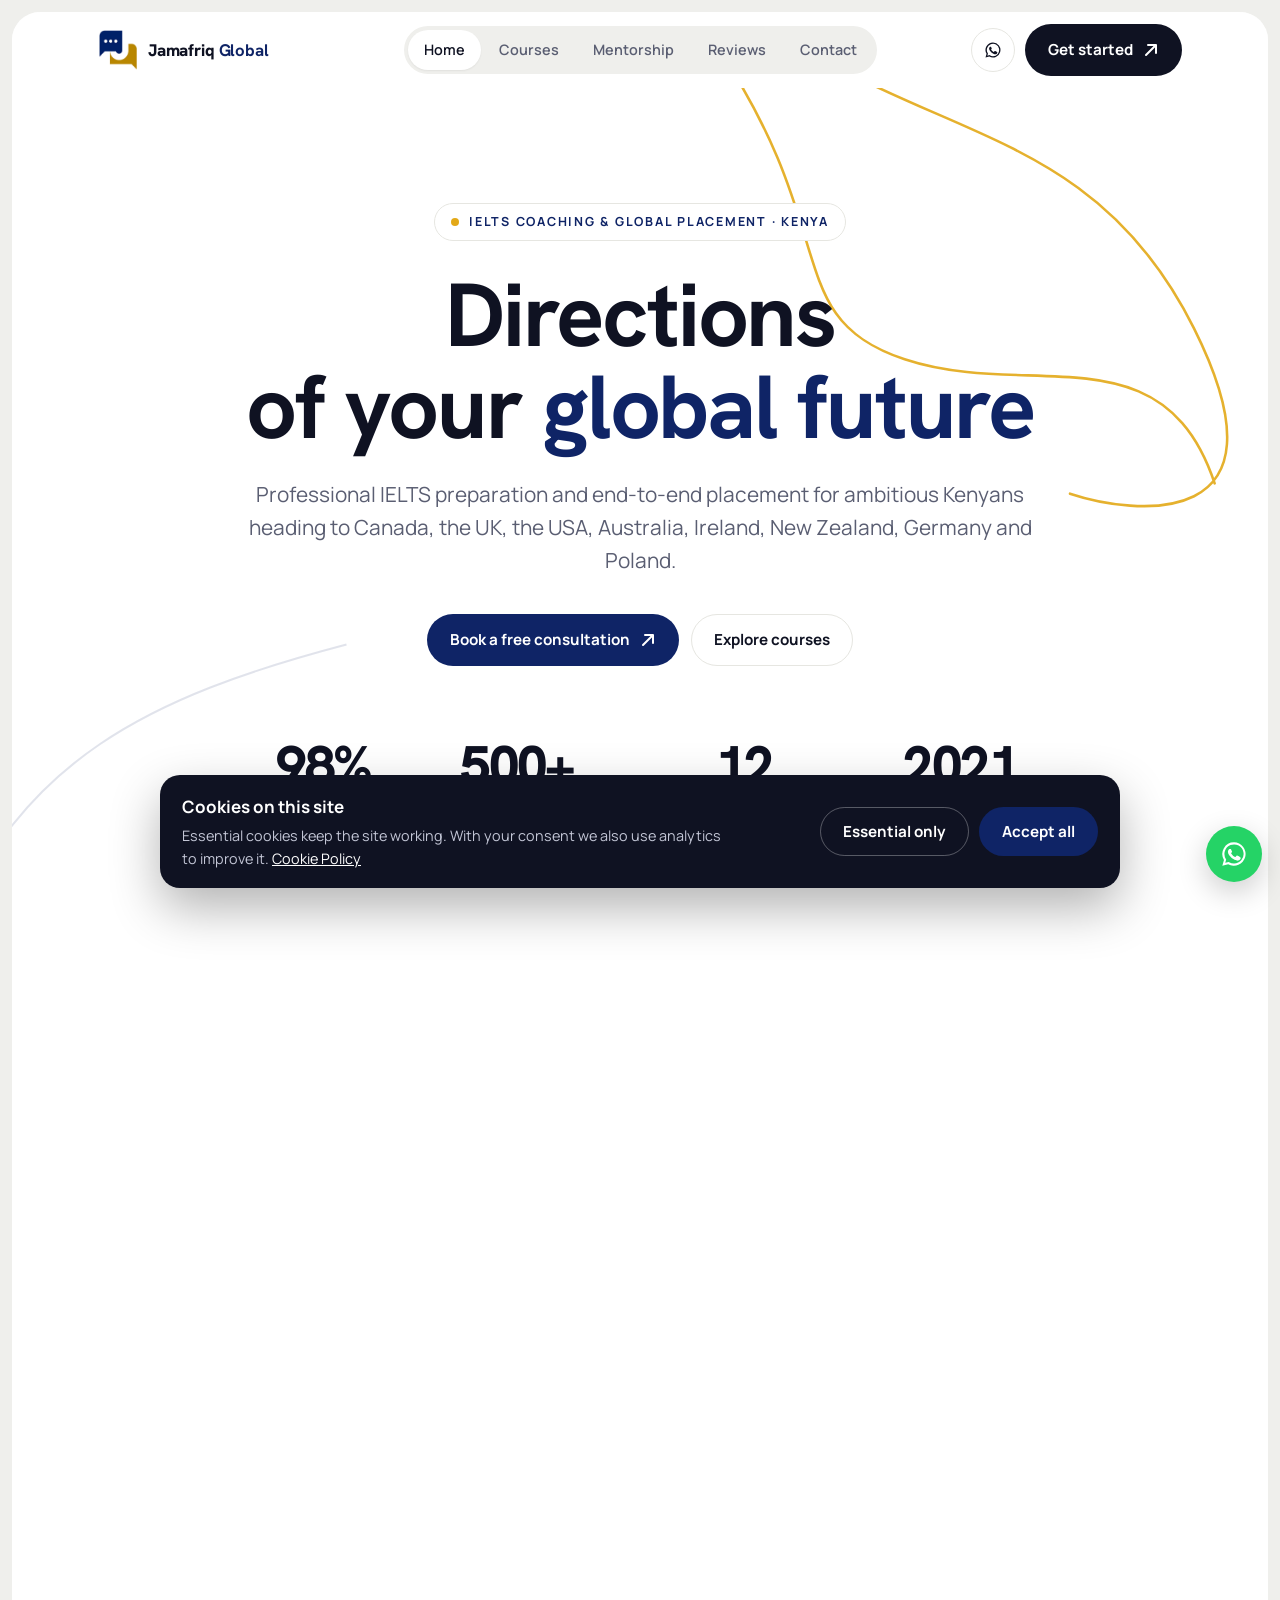
<file: index.html>
<!DOCTYPE html>
<html lang="en-KE">
<head>
<meta charset="utf-8">
<meta name="viewport" content="width=device-width, initial-scale=1">
<title>IELTS Coaching &amp; Global Placement in Kenya | Jamafriq Global</title>
<meta name="description" content="Jamafriq Global Consultancy: professional IELTS preparation and study, work and visa placement for Kenyans. 98% pass rate, 500+ placed in Canada, UK, USA, Australia, Germany and Poland.">
<link rel="canonical" href="https://www.jamafriqglobal.com/">
<meta name="robots" content="index, follow, max-image-preview:large">
<meta name="theme-color" content="#0f2466">
<link rel="icon" href="assets/logo.png" type="image/png">
<link rel="apple-touch-icon" href="assets/logo.png">
<link rel="manifest" href="site.webmanifest">
<link rel="preload" href="assets/logo.png" as="image">
<meta name="author" content="Jamafriq Global Consultancy">
<meta name="geo.region" content="KE">
<meta name="geo.placename" content="Nairobi">
<meta property="og:type" content="website">
<meta property="og:site_name" content="Jamafriq Global Consultancy">
<meta property="og:title" content="IELTS Coaching &amp; Global Placement in Kenya | Jamafriq Global">
<meta property="og:description" content="Jamafriq Global Consultancy: professional IELTS preparation and study, work and visa placement for Kenyans. 98% pass rate, 500+ placed in Canada, UK, USA, Australia, Germany and Poland.">
<meta property="og:url" content="https://www.jamafriqglobal.com/">
<meta property="og:locale" content="en_KE">
<meta property="og:image" content="https://www.jamafriqglobal.com/assets/og-image.jpg">
<meta property="og:image:width" content="1200">
<meta property="og:image:height" content="630">
<meta property="og:image:alt" content="Jamafriq Global Consultancy: IELTS coaching and global placement, Kenya">
<meta name="twitter:card" content="summary_large_image">
<meta name="twitter:title" content="IELTS Coaching &amp; Global Placement in Kenya | Jamafriq Global">
<meta name="twitter:description" content="Jamafriq Global Consultancy: professional IELTS preparation and study, work and visa placement for Kenyans. 98% pass rate, 500+ placed in Canada, UK, USA, Australia, Germany and Poland.">
<meta name="twitter:image" content="https://www.jamafriqglobal.com/assets/og-image.jpg">
<link rel="preload" href="assets/fonts/manrope.woff" as="font" type="font/woff" crossorigin>
<link rel="preload" href="assets/fonts/hanken-grotesk.woff" as="font" type="font/woff" crossorigin>
<link rel="stylesheet" href="css/site.css">
<script type="application/ld+json">
{"@context":"https://schema.org","@graph":[
 {"@type":["EducationalOrganization","LocalBusiness"],"@id":"https://www.jamafriqglobal.com/#org","name":"Jamafriq Global Consultancy","alternateName":"Jamafriq Global","url":"https://www.jamafriqglobal.com/","logo":"https://www.jamafriqglobal.com/assets/logo.png","foundingDate":"2021","telephone":["+254721776745","+254735209491"],"email":"jmsorwa4@gmail.com","areaServed":{"@type":"Country","name":"Kenya"},"address":{"@type":"PostalAddress","addressCountry":"KE"},"sameAs":["https://wa.me/254721776745"],
  "openingHoursSpecification":[{"@type":"OpeningHoursSpecification","dayOfWeek":["Monday","Tuesday","Wednesday","Thursday","Friday"],"opens":"08:00","closes":"17:00"},{"@type":"OpeningHoursSpecification","dayOfWeek":"Sunday","opens":"08:00","closes":"17:00"}]},
 {"@type":"WebSite","@id":"https://www.jamafriqglobal.com/#website","url":"https://www.jamafriqglobal.com/","name":"Jamafriq Global Consultancy","publisher":{"@id":"https://www.jamafriqglobal.com/#org"},"inLanguage":"en-KE"},
 {"@type":"WebPage","@id":"https://www.jamafriqglobal.com/","url":"https://www.jamafriqglobal.com/","name":"IELTS Coaching &amp; Global Placement in Kenya | Jamafriq Global","description":"Jamafriq Global Consultancy: professional IELTS preparation and study, work and visa placement for Kenyans. 98% pass rate, 500+ placed in Canada, UK, USA, Australia, Germany and Poland.","isPartOf":{"@id":"https://www.jamafriqglobal.com/#website"},"about":{"@id":"https://www.jamafriqglobal.com/#org"},"inLanguage":"en-KE"},{"@type":"FAQPage","mainEntity":[{"@type":"Question","name":"Which IELTS test should I take, Academic or General Training?","acceptedAnswer":{"@type":"Answer","text":"Academic is for university admission. General Training is for most work and migration visas. We confirm the right one for your goal in the free consultation."}},{"@type":"Question","name":"How long is the IELTS preparation course?","acceptedAnswer":{"@type":"Answer","text":"It depends on your starting level and target band. Past students have trained for between three weeks and two months. Classes are online and fit around work or school."}},{"@type":"Question","name":"Do you help with visas after IELTS?","acceptedAnswer":{"@type":"Answer","text":"Yes. We handle university selection, document review, visa applications and pre-departure briefing for study, work and residence routes."}},{"@type":"Question","name":"Which countries do you place students and professionals in?","acceptedAnswer":{"@type":"Answer","text":"Canada, the United Kingdom, the United States, Australia, Germany and Poland, through our network of 12 partner institutions and recruiters."}}]}
]}
</script>
</head>
<body>
<a class="skip" href="#main">Skip to content</a>
<div class="sheet">
<header class="site-header">
  <div class="wrap nav">
    <a class="brand" href="index.html" aria-label="Jamafriq Global home"><img src="assets/logo.png" alt="" width="40" height="40" fetchpriority="high" decoding="async"><span>Jamafriq <b>Global</b></span></a>
    <ul class="pillnav" id="menu">
      <li><a href="index.html" aria-current="page">Home</a></li><li><a href="courses.html">Courses</a></li><li><a href="mentorship.html">Mentorship</a></li><li><a href="reviews.html">Reviews</a></li><li><a href="contact.html">Contact</a></li>
      <li class="m-only"><a class="btn btn-navy" href="contact.html">Book a free consultation <svg viewBox="0 0 16 16" fill="none" stroke="currentColor" stroke-width="2" stroke-linecap="round" stroke-linejoin="round" aria-hidden="true"><path d="M3 13 13 3M5 3h8v8"/></svg></a></li>
      <li class="m-only"><a class="btn btn-ghost" href="https://wa.me/254721776745" rel="noopener"><svg viewBox="0 0 24 24" fill="currentColor" aria-hidden="true"><path d="M12 2a10 10 0 0 0-8.6 15.1L2 22l5-1.3A10 10 0 1 0 12 2zm0 18.2a8.2 8.2 0 0 1-4.2-1.2l-.3-.2-3 .8.8-2.9-.2-.3A8.2 8.2 0 1 1 12 20.2zm4.5-6.1c-.2-.1-1.5-.7-1.7-.8s-.4-.1-.6.1-.6.8-.8 1-.3.2-.5.1a6.7 6.7 0 0 1-3.3-2.9c-.3-.4.2-.4.7-1.3.1-.2 0-.3 0-.4l-.8-1.8c-.2-.5-.4-.4-.6-.4h-.5a1 1 0 0 0-.7.3 3 3 0 0 0-.9 2.2 5.2 5.2 0 0 0 1.1 2.8 12 12 0 0 0 4.6 4c1.7.7 2.3.8 3.2.6a2.7 2.7 0 0 0 1.8-1.3 2.2 2.2 0 0 0 .2-1.3c-.1-.1-.3-.2-.5-.3z"/></svg> WhatsApp +254 721 776 745</a></li>
    </ul>
    <div class="nav-right">
      <a class="icon-btn" href="https://wa.me/254721776745" rel="noopener" aria-label="Chat on WhatsApp"><svg viewBox="0 0 24 24" fill="currentColor" aria-hidden="true"><path d="M12 2a10 10 0 0 0-8.6 15.1L2 22l5-1.3A10 10 0 1 0 12 2zm0 18.2a8.2 8.2 0 0 1-4.2-1.2l-.3-.2-3 .8.8-2.9-.2-.3A8.2 8.2 0 1 1 12 20.2zm4.5-6.1c-.2-.1-1.5-.7-1.7-.8s-.4-.1-.6.1-.6.8-.8 1-.3.2-.5.1a6.7 6.7 0 0 1-3.3-2.9c-.3-.4.2-.4.7-1.3.1-.2 0-.3 0-.4l-.8-1.8c-.2-.5-.4-.4-.6-.4h-.5a1 1 0 0 0-.7.3 3 3 0 0 0-.9 2.2 5.2 5.2 0 0 0 1.1 2.8 12 12 0 0 0 4.6 4c1.7.7 2.3.8 3.2.6a2.7 2.7 0 0 0 1.8-1.3 2.2 2.2 0 0 0 .2-1.3c-.1-.1-.3-.2-.5-.3z"/></svg></a>
      <a class="btn btn-dark" href="contact.html">Get started <svg viewBox="0 0 16 16" fill="none" stroke="currentColor" stroke-width="2" stroke-linecap="round" stroke-linejoin="round" aria-hidden="true"><path d="M3 13 13 3M5 3h8v8"/></svg></a>
      <button class="menu-btn" id="menuBtn" aria-expanded="false" aria-controls="menu" aria-label="Open menu"><span class="bar"></span><span class="bar"></span><span class="bar"></span></button>
    </div>
  </div>
</header>
<div class="notice" id="notice" role="region" aria-label="Announcements" hidden><div class="wrap">
  <span class="item" data-until="2026-12-01T00:00:00+03:00"><i></i><span>November offer: book your official IELTS exam through us for KES 32,000.</span><a href="courses.html#apply">Apply</a><em class="left"></em></span>
  <span class="item" data-until="2026-11-21T20:00:00+03:00"><i></i><span>Mentorship programme starts Sat 21 Nov, 8 PM.</span><a href="mentorship.html">Register</a><em class="left"></em></span>
  <button class="close" id="noticeClose" type="button" aria-label="Dismiss announcements">×</button>
</div></div>
<main id="main">

<section class="hero">
  <svg class="squiggle" viewBox="0 0 600 500" fill="none" xmlns="http://www.w3.org/2000/svg" aria-hidden="true"><path d="M20 40c120 180 60 260 180 300s250-30 300 120M60 10c160 120 320 100 420 300s-60 180-120 160" stroke="currentColor" stroke-width="2.5" stroke-linecap="round"/></svg>
  <svg class="squiggle-l" viewBox="0 0 400 300" fill="none" aria-hidden="true"><path d="M10 290C80 120 200 60 390 10" stroke="currentColor" stroke-width="2"/></svg>
  <div class="wrap inner">
    <span class="eyebrow"><i></i>IELTS coaching &amp; global placement · Kenya</span>
    <h1>Directions<br>of your <em>global future</em></h1>
    <p class="lede">Professional IELTS preparation and end-to-end placement for ambitious Kenyans heading to Canada, the UK, the USA, Australia, Ireland, New Zealand, Germany and Poland.</p>
    <div class="cta-row"><a class="btn btn-navy" href="contact.html">Book a free consultation <svg viewBox="0 0 16 16" fill="none" stroke="currentColor" stroke-width="2" stroke-linecap="round" stroke-linejoin="round" aria-hidden="true"><path d="M3 13 13 3M5 3h8v8"/></svg></a><a class="btn btn-ghost" href="courses.html">Explore courses</a></div>
    <div class="proof"><div><b data-to="98" data-suffix="%">0%</b><span>IELTS pass rate</span></div><div><b data-to="500" data-suffix="+">0+</b><span>Students placed</span></div><div><b data-to="12">0</b><span>Partner organisations</span></div><div><b data-to="2021" data-from="1990">1990</b><span>Serving since</span></div></div>
  </div>
</section>

<section style="padding-top:0">
  <div class="wrap">
    <div class="sec-head center" style="grid-template-columns:1fr;justify-items:center">
      <h2>Directions of education</h2>
      <p style="max-width:40em">We offer a complete pathway: from your first IELTS lesson to the day you land, every step is handled by the same team.</p>
    </div>
    <div class="dir-grid">
      <a class="dir sun" href="courses.html"><span class="arrow"><svg viewBox="0 0 16 16" fill="none" stroke="currentColor" stroke-width="2" stroke-linecap="round" stroke-linejoin="round" aria-hidden="true"><path d="M3 13 13 3M5 3h8v8"/></svg></span><span class="lvl">Core</span><h3>IELTS Preparation</h3><p>Academic &amp; General Training · online</p></a>
      <a class="dir sky" href="contact.html#study-abroad"><span class="arrow"><svg viewBox="0 0 16 16" fill="none" stroke="currentColor" stroke-width="2" stroke-linecap="round" stroke-linejoin="round" aria-hidden="true"><path d="M3 13 13 3M5 3h8v8"/></svg></span><span class="lvl">Students</span><h3>Study Abroad</h3><p>University selection, scholarships &amp; student visas</p></a>
      <a class="dir mint" href="contact.html#work-abroad"><span class="arrow"><svg viewBox="0 0 16 16" fill="none" stroke="currentColor" stroke-width="2" stroke-linecap="round" stroke-linejoin="round" aria-hidden="true"><path d="M3 13 13 3M5 3h8v8"/></svg></span><span class="lvl">Professionals</span><h3>Work Abroad</h3><p>Nurses, CNAs and skilled professionals</p></a>
      <a class="dir peach" href="contact.html#visa"><span class="arrow"><svg viewBox="0 0 16 16" fill="none" stroke="currentColor" stroke-width="2" stroke-linecap="round" stroke-linejoin="round" aria-hidden="true"><path d="M3 13 13 3M5 3h8v8"/></svg></span><span class="lvl">Support</span><h3>Visa Assistance</h3><p>Study, work and residence documentation</p></a>
      <a class="dir lav" href="mentorship.html"><span class="arrow"><svg viewBox="0 0 16 16" fill="none" stroke="currentColor" stroke-width="2" stroke-linecap="round" stroke-linejoin="round" aria-hidden="true"><path d="M3 13 13 3M5 3h8v8"/></svg></span><span class="lvl">Ages 15–24</span><h3>Mentorship</h3><p>Purpose, character and leadership for ages 15–24</p></a>
      <a class="dir sky" href="contact.html#pre-departure"><span class="arrow"><svg viewBox="0 0 16 16" fill="none" stroke="currentColor" stroke-width="2" stroke-linecap="round" stroke-linejoin="round" aria-hidden="true"><path d="M3 13 13 3M5 3h8v8"/></svg></span><span class="lvl">Placement</span><h3>Pre-departure Briefing</h3><p>Culture, logistics and your first weeks abroad</p></a>
    </div>
  </div>
</section>

<section style="padding-top:0">
  <div class="wrap">
    <div class="band">
      <svg class="squiggle" viewBox="0 0 600 500" fill="none" xmlns="http://www.w3.org/2000/svg" aria-hidden="true"><path d="M20 40c120 180 60 260 180 300s250-30 300 120M60 10c160 120 320 100 420 300s-60 180-120 160" stroke="currentColor" stroke-width="2.5" stroke-linecap="round"/></svg>
      <div>
        <h2>Coached by James Orwa. Scored by hundreds.</h2>
        <p style="margin-top:16px">Online classes, personal coaching on your weak areas, practice tests and mock exams, with feedback until you are ready for test day.</p>
        <ul class="list"><li>Academic and General Training</li><li>Practice tests and mock exams</li><li>Classes built around your schedule</li><li>IDP IELTS referral agent</li></ul>
        <div class="cta-row" style="justify-content:flex-start;margin-top:28px"><a class="btn btn-gold" href="courses.html">See the course <svg viewBox="0 0 16 16" fill="none" stroke="currentColor" stroke-width="2" stroke-linecap="round" stroke-linejoin="round" aria-hidden="true"><path d="M3 13 13 3M5 3h8v8"/></svg></a></div>
      </div>
      <div class="stat-grid"><div class="stat"><b>8.0</b><span>Band achieved by Wallace, Naomi &amp; Sarah</span></div><div class="stat"><b>7.0</b><span>Band achieved by Marion</span></div><div class="stat"><b>4</b><span>Papers: Listening, Reading, Writing, Speaking</span></div><div class="stat"><b>14</b><span>Published student reviews</span></div></div>
    </div>
  </div>
</section>

<section style="padding-top:0">
  <div class="wrap">
    <div class="sec-head"><h2>How it works</h2><p>A clear path, so you always know the next step.</p></div>
    <div class="steps">
      <div class="step"><h3>Free consultation</h3><p>We map your goal, timeline and the right IELTS test for it.</p></div>
      <div class="step"><h3>IELTS coaching</h3><p>Train online until your mock scores match your target band.</p></div>
      <div class="step"><h3>Placement &amp; visa</h3><p>Institution or employer matching, documents and visa filing.</p></div>
      <div class="step"><h3>Pre-departure</h3><p>Briefing on culture, logistics and your first weeks abroad.</p></div>
    </div>
  </div>
</section>

<section style="padding-top:0">
  <div class="wrap">
    <div class="sec-head center" style="grid-template-columns:1fr" id="partners"><h2>Our partner network</h2><p style="max-width:40em">Twelve institutions, recruiters and visa specialists across six destination countries.</p></div>
  </div>
  <div class="marquee" aria-label="Partners">
    <div class="track"><div class="ptile logo"><img src="assets/p-idp.png" alt="IDP IELTS Kenya" width="335" height="103" loading="lazy" decoding="async"></div><div class="ptile logo"><img src="assets/p-macmillan.png" alt="Macmillan Technical College" width="338" height="220" loading="lazy" decoding="async"></div><div class="ptile logo"><img src="assets/p-maple.png" alt="Maple Pathway College" width="219" height="220" loading="lazy" decoding="async"></div><div class="ptile logo"><img src="assets/p-britannia.png" alt="Britannia Careers Hub" width="250" height="220" loading="lazy" decoding="async"></div><div class="ptile logo"><img src="assets/p-skills.png" alt="Aussie Skills Network" width="420" height="143" loading="lazy" decoding="async"></div><div class="ptile logo"><img src="assets/p-visadesk.png" alt="Global Visa Desk" width="420" height="128" loading="lazy" decoding="async"></div><div class="ptile logo"><img src="assets/p-edubridge.png" alt="EduBridge International" width="309" height="220" loading="lazy" decoding="async"></div><div class="ptile logo word"><b>Poland Work Connect</b></div><div class="ptile logo"><img src="assets/p-ghic.png" alt="GHIC" width="420" height="149" loading="lazy" decoding="async"></div><div class="ptile logo"><img src="assets/p-carepoint.png" alt="Carepoint" width="144" height="34" loading="lazy" decoding="async"></div><div class="ptile logo"><img src="assets/p-amg.png" alt="AMG Consulting" width="318" height="124" loading="lazy" decoding="async"></div><div class="ptile logo word"><b>Binary Stack Solutions</b></div><div class="ptile logo"><img src="assets/p-idp.png" alt="IDP IELTS Kenya" width="335" height="103" loading="lazy" decoding="async"></div><div class="ptile logo"><img src="assets/p-macmillan.png" alt="Macmillan Technical College" width="338" height="220" loading="lazy" decoding="async"></div><div class="ptile logo"><img src="assets/p-maple.png" alt="Maple Pathway College" width="219" height="220" loading="lazy" decoding="async"></div><div class="ptile logo"><img src="assets/p-britannia.png" alt="Britannia Careers Hub" width="250" height="220" loading="lazy" decoding="async"></div><div class="ptile logo"><img src="assets/p-skills.png" alt="Aussie Skills Network" width="420" height="143" loading="lazy" decoding="async"></div><div class="ptile logo"><img src="assets/p-visadesk.png" alt="Global Visa Desk" width="420" height="128" loading="lazy" decoding="async"></div><div class="ptile logo"><img src="assets/p-edubridge.png" alt="EduBridge International" width="309" height="220" loading="lazy" decoding="async"></div><div class="ptile logo word"><b>Poland Work Connect</b></div><div class="ptile logo"><img src="assets/p-ghic.png" alt="GHIC" width="420" height="149" loading="lazy" decoding="async"></div><div class="ptile logo"><img src="assets/p-carepoint.png" alt="Carepoint" width="144" height="34" loading="lazy" decoding="async"></div><div class="ptile logo"><img src="assets/p-amg.png" alt="AMG Consulting" width="318" height="124" loading="lazy" decoding="async"></div><div class="ptile logo word"><b>Binary Stack Solutions</b></div></div>
  </div>
</section>

<section style="padding-top:0">
  <div class="wrap">
    <div class="sec-head center" style="grid-template-columns:1fr"><h2>What some of our students say</h2><p style="max-width:38em">Real reviews from IELTS candidates coached by Jamafriq Global.</p></div>
  </div>
  <div class="wrap">
    <div class="trio"><figure class="tcard"><span class="av" aria-hidden="true">MN</span><figcaption><b>Marion Nderitu</b><span>IELTS candidate <span class="band-pill">Band 7</span></span></figcaption><blockquote>Anyone who wants to pass their IELTS exam, I highly recommend you study with James at Jamafriq. Passed my exam with a band 7 through his tutorage.</blockquote><div class="stars" aria-label="5 out of 5 stars">★★★★★</div></figure><figure class="tcard mid"><span class="av" aria-hidden="true">WM</span><figcaption><b>Wallace Mecha</b><span>IELTS candidate <span class="band-pill">Band 8</span></span></figcaption><blockquote>If you are keen on passing your IELTS exam, I would highly recommend Mr James at Jamafriq. Through his lessons, I was able to pass my exam with a band 8!</blockquote><div class="stars" aria-label="5 out of 5 stars">★★★★★</div></figure><figure class="tcard"><span class="av" aria-hidden="true">SW</span><figcaption><b>Sarah Wanjiku</b><span>IELTS candidate <span class="band-pill">Band 8</span></span></figcaption><blockquote>The IELTS training was world-class. I got an 8.0 band score!</blockquote><div class="stars" aria-label="5 out of 5 stars">★★★★★</div></figure></div>
    <div class="cta-row" style="margin-top:40px"><a class="btn btn-ghost" href="reviews.html">Read all 14 reviews <svg viewBox="0 0 16 16" fill="none" stroke="currentColor" stroke-width="2" stroke-linecap="round" stroke-linejoin="round" aria-hidden="true"><path d="M3 13 13 3M5 3h8v8"/></svg></a><a class="btn btn-navy" href="reviews.html#write">Add your review <svg viewBox="0 0 16 16" fill="none" stroke="currentColor" stroke-width="2" stroke-linecap="round" stroke-linejoin="round" aria-hidden="true"><path d="M3 13 13 3M5 3h8v8"/></svg></a></div>
  </div>
</section>

<section style="padding-top:0">
  <div class="wrap">
    <div class="sec-head center" style="grid-template-columns:1fr"><h2>Questions before you start</h2></div>
    <div class="faq">
      <details><summary>Which IELTS test should I take, Academic or General Training?</summary><p>Academic is for university admission. General Training is for most work and migration visas. We confirm the right one for your goal in the free consultation.</p></details>
      <details><summary>How long is the IELTS preparation course?</summary><p>It depends on your starting level and target band. Past students have trained for between three weeks and two months. Classes are online and fit around work or school.</p></details>
      <details><summary>Do you help with visas after IELTS?</summary><p>Yes. We handle university selection, document review, visa applications and pre-departure briefing for study, work and residence routes.</p></details>
      <details><summary>Which countries do you place students and professionals in?</summary><p>Canada, the United Kingdom, the United States, Australia, Germany and Poland, through our network of 12 partner institutions and recruiters.</p></details>
    </div>
  </div>
</section>

</main>
<section style="padding-top:0">
  <div class="wrap">
    <div class="cta">
      <svg class="squiggle" viewBox="0 0 600 500" fill="none" xmlns="http://www.w3.org/2000/svg" aria-hidden="true"><path d="M20 40c120 180 60 260 180 300s250-30 300 120M60 10c160 120 320 100 420 300s-60 180-120 160" stroke="currentColor" stroke-width="2.5" stroke-linecap="round"/></svg>
      <h2>Your global journey starts with one conversation.</h2>
      <p>Free, no obligation. Tell us where you want to go and we will map the fastest route: the right IELTS test, the right institution or employer, the right visa.</p>
      <div class="cta-row"><a class="btn btn-gold" href="contact.html">Book a free consultation <svg viewBox="0 0 16 16" fill="none" stroke="currentColor" stroke-width="2" stroke-linecap="round" stroke-linejoin="round" aria-hidden="true"><path d="M3 13 13 3M5 3h8v8"/></svg></a><a class="btn btn-light" href="https://wa.me/254721776745" rel="noopener"><svg viewBox="0 0 24 24" fill="currentColor" aria-hidden="true"><path d="M12 2a10 10 0 0 0-8.6 15.1L2 22l5-1.3A10 10 0 1 0 12 2zm0 18.2a8.2 8.2 0 0 1-4.2-1.2l-.3-.2-3 .8.8-2.9-.2-.3A8.2 8.2 0 1 1 12 20.2zm4.5-6.1c-.2-.1-1.5-.7-1.7-.8s-.4-.1-.6.1-.6.8-.8 1-.3.2-.5.1a6.7 6.7 0 0 1-3.3-2.9c-.3-.4.2-.4.7-1.3.1-.2 0-.3 0-.4l-.8-1.8c-.2-.5-.4-.4-.6-.4h-.5a1 1 0 0 0-.7.3 3 3 0 0 0-.9 2.2 5.2 5.2 0 0 0 1.1 2.8 12 12 0 0 0 4.6 4c1.7.7 2.3.8 3.2.6a2.7 2.7 0 0 0 1.8-1.3 2.2 2.2 0 0 0 .2-1.3c-.1-.1-.3-.2-.5-.3z"/></svg> WhatsApp us</a></div>
    </div>
  </div>
</section>
</div>
<footer>
  <div class="wordmark" aria-hidden="true">JAMAFRIQ</div>
  <div class="wrap">
    <div class="foot-grid">
      <div>
        <a class="foot-brand" href="index.html"><img src="assets/logo.png" alt="" width="44" height="44">Jamafriq Global</a>
        <p>Bridging the gap between dreams and reality since 2021. IELTS coaching and global placement consultancy, registered in Kenya.</p>
        <div class="social"><a href="https://www.facebook.com/Jamafriq1" rel="noopener me" aria-label="Facebook" title="Facebook"><svg viewBox="0 0 24 24" fill="currentColor" aria-hidden="true"><path d="M13.5 22v-8h2.7l.4-3.2h-3.1V8.8c0-.9.3-1.6 1.6-1.6h1.7V4.4c-.3 0-1.3-.1-2.5-.1-2.5 0-4.1 1.5-4.1 4.2v2.3H7.4V14h2.8v8z"/></svg></a><a href="https://www.instagram.com/Jamafriq1" rel="noopener me" aria-label="Instagram" title="Instagram"><svg viewBox="0 0 24 24" fill="none" stroke="currentColor" stroke-width="1.8" aria-hidden="true"><rect x="3" y="3" width="18" height="18" rx="5"/><circle cx="12" cy="12" r="4"/><circle cx="17.5" cy="6.5" r="1" fill="currentColor"/></svg></a><a href="https://x.com/Jamafriq1" rel="noopener me" aria-label="X" title="X"><svg viewBox="0 0 24 24" fill="currentColor" aria-hidden="true"><path d="M17.5 3h3l-7 8 8 10h-6.3l-4.9-6.4L4.7 21h-3l7.5-8.6L1.5 3h6.4l4.4 5.9zm-1.1 16h1.7L7 4.7H5.2z"/></svg></a></div>
      </div>
      <div><h4>Explore</h4><ul><li><a href="index.html">Home</a></li><li><a href="courses.html">Courses</a></li><li><a href="mentorship.html">Mentorship</a></li><li><a href="reviews.html">Reviews</a></li><li><a href="contact.html">Contact</a></li></ul></div>
      <div><h4>Legal</h4><ul><li><a href="terms.html">Terms of Service</a></li><li><a href="privacy.html">Privacy Policy</a></li><li><a href="cookies.html">Cookie Policy</a></li><li><a href="#" id="cookieSettings">Cookie settings</a></li></ul></div>
      <div><h4>Contact</h4><ul><li><a href="https://wa.me/254721776745" rel="noopener">WhatsApp +254 721 776 745</a></li><li><a href="tel:+254735209491">Call +254 735 209 491</a></li><li><a href="mailto:jmsorwa4@gmail.com">jmsorwa4@gmail.com</a></li><li>Mon–Fri 8:00 am – 5:00 pm</li><li>Sunday open · Saturday closed</li></ul></div>
    </div>
    <div class="foot-bottom"><span>© 2026 Jamafriq Global Consultancy. All rights reserved.</span><span>Registered in the Republic of Kenya · Nairobi</span></div>
  </div>
</footer>
<a class="wa-float" href="https://wa.me/254721776745" rel="noopener" aria-label="Chat on WhatsApp"><svg viewBox="0 0 24 24" fill="currentColor" aria-hidden="true"><path d="M12 2a10 10 0 0 0-8.6 15.1L2 22l5-1.3A10 10 0 1 0 12 2zm0 18.2a8.2 8.2 0 0 1-4.2-1.2l-.3-.2-3 .8.8-2.9-.2-.3A8.2 8.2 0 1 1 12 20.2zm4.5-6.1c-.2-.1-1.5-.7-1.7-.8s-.4-.1-.6.1-.6.8-.8 1-.3.2-.5.1a6.7 6.7 0 0 1-3.3-2.9c-.3-.4.2-.4.7-1.3.1-.2 0-.3 0-.4l-.8-1.8c-.2-.5-.4-.4-.6-.4h-.5a1 1 0 0 0-.7.3 3 3 0 0 0-.9 2.2 5.2 5.2 0 0 0 1.1 2.8 12 12 0 0 0 4.6 4c1.7.7 2.3.8 3.2.6a2.7 2.7 0 0 0 1.8-1.3 2.2 2.2 0 0 0 .2-1.3c-.1-.1-.3-.2-.5-.3z"/></svg></a>
<div class="cookie" id="cookie" role="dialog" aria-labelledby="ck-h" aria-describedby="ck-p" hidden>
  <div class="cookie-in">
    <div><b id="ck-h">Cookies on this site</b><p id="ck-p">Essential cookies keep the site working. With your consent we also use analytics to improve it. <a href="cookies.html">Cookie Policy</a></p></div>
    <div class="cookie-btns"><button class="btn btn-ghost" id="ck-ess" type="button">Essential only</button><button class="btn btn-navy" id="ck-all" type="button">Accept all</button></div>
  </div>
</div>
<script>
(function(){
  function say(el,msg,err){el.style.display='block';el.classList.toggle('err',!!err);if(err){el.textContent=msg;}else{el.innerHTML=msg;}}
  function okPhone(p){var d=p.replace(/\D/g,'');return d.length>=9&&d.length<=15;}
  function gate(fm,el){var c=fm.querySelector('[name=consent]');if(c&&!c.checked){say(el,'Please tick the consent box to continue.',1);c.focus();return true;}
    var bt=fm.querySelector('[type=submit]');if(bt.disabled)return true;bt.disabled=true;setTimeout(function(){bt.disabled=false;},2500);return false;}
  function mk(fm){var m=fm.querySelector('[name=marketing]');return m?' WhatsApp updates: '+(m.checked?'yes':'no')+'.':'';}
  function link(t,label){return '<a class="btn btn-navy wa-go" href="https://wa.me/254721776745?text='+encodeURIComponent(t)+'" rel="noopener">'+label+'</a>';}
  var b=document.getElementById('menuBtn'),m=document.getElementById('menu');
  if(b){b.addEventListener('click',function(){var o=m.classList.toggle('open');b.setAttribute('aria-expanded',o?'true':'false');document.body.classList.toggle('menu-open',o);});
    m.addEventListener('click',function(e){if(e.target.closest('a')){m.classList.remove('open');b.setAttribute('aria-expanded','false');document.body.classList.remove('menu-open');}});
    document.addEventListener('keydown',function(e){if(e.key==='Escape'&&m.classList.contains('open')){b.click();}});}
  var rt=document.getElementById('a-reftype');
  if(rt){var ps=document.getElementById('a-partner'),cs2=document.getElementById('a-country');
    var sh=function(){['alumni','partner','other'].forEach(function(k){document.getElementById('w-'+k).hidden=(rt.value!==k);});document.getElementById('w-partner-other').hidden=!(rt.value==='partner'&&ps.value==='other');};
    rt.addEventListener('change',sh);ps.addEventListener('change',sh);sh();
    var shc=function(){document.getElementById('w-country').hidden=(cs2.value!=='other');};cs2.addEventListener('change',shc);shc();
    var af=document.getElementById('appForm'),ao=document.getElementById('appOk');
    af.addEventListener('submit',function(e){e.preventDefault();var n=af.name.value.trim(),p=af.phone.value.trim();
      if(!n||!okPhone(p)){say(ao,'Please add your name and a valid WhatsApp number.',1);return;}
      if(gate(af,ao))return;
      var ref={none:'none',alumni:'alumnus '+af.alumni.value.trim(),partner:'partner '+(af.partner.value==='other'?af.partnerOther.value.trim():af.partner.value),other:af.other.value.trim()}[rt.value];
      var dest=af.country.value==='other'?af.countryOther.value.trim():af.country.value;
      var t='Course application. Name: '+n+' ('+p+'). Course: '+af.course.value+'. Test: '+af.test.value+'. Target band: '+af.target.value+'. Destination: '+dest+'. Referred by: '+ref+'. Notes: '+af.message.value.trim()+mk(af);
      say(ao,'Your application is ready. Tap below to send it on WhatsApp.<br>'+link(t,'Open WhatsApp →'));});}
  var now=Date.now();
  document.querySelectorAll('[data-until]').forEach(function(el){var t=Date.parse(el.dataset.until);if(!isNaN(t)&&now>=t){el.hidden=true;}});
  var nb=document.getElementById('notice');
  if(nb){var dismissed=false;try{dismissed=sessionStorage.getItem('jg-notice')==='1';}catch(e){}
    nb.querySelectorAll('.item:not([hidden])').forEach(function(it){var ms=Date.parse(it.dataset.until)-now,d=Math.ceil(ms/86400000),em=it.querySelector('.left');
      if(em){em.textContent=d>1?d+' days left':(ms>3600000?Math.ceil(ms/3600000)+' hours left':'Ends today');}});
    var live=nb.querySelectorAll('.item:not([hidden])').length;nb.hidden=!live||dismissed;
    document.getElementById('noticeClose').addEventListener('click',function(){nb.hidden=true;try{sessionStorage.setItem('jg-notice','1');}catch(e){}});}
  var ck=document.getElementById('cookie');
  function ckGet(){try{return localStorage.getItem('jg-consent');}catch(e){return null;}}
  function ckSet(v){try{localStorage.setItem('jg-consent',v);}catch(e){}ck.hidden=true;document.documentElement.dataset.consent=v;}
  if(ck){if(!ckGet()){ck.hidden=false;}else{document.documentElement.dataset.consent=ckGet();}
    document.getElementById('ck-all').addEventListener('click',function(){ckSet('all');});
    document.getElementById('ck-ess').addEventListener('click',function(){ckSet('essential');});
    var cs=document.getElementById('cookieSettings');if(cs){cs.addEventListener('click',function(e){e.preventDefault();ck.hidden=false;ck.scrollIntoView({block:'end'});});}}
  var nums=document.querySelectorAll('[data-to]');
  if(nums.length&&'IntersectionObserver' in window){var io=new IntersectionObserver(function(es){es.forEach(function(en){if(!en.isIntersecting)return;var el=en.target;io.unobserve(el);
    var to=+el.dataset.to,from=+(el.dataset.from||0),suf=el.dataset.suffix||'',t0=null,D=1600;
    var step=function(ts){if(!t0)t0=ts;var p=Math.min((ts-t0)/D,1);p=1-Math.pow(1-p,3);el.textContent=Math.round(from+(to-from)*p)+suf;if(p<1)requestAnimationFrame(step);};
    requestAnimationFrame(step);});},{threshold:.4});nums.forEach(function(n){io.observe(n);});}
  var rf=document.getElementById('revForm');
  if(rf){var ro=document.getElementById('revOk');rf.addEventListener('submit',function(e){e.preventDefault();var n=rf.name.value.trim(),x=rf.text.value.trim();
    if(!n||!x){say(ro,'Please add your name and your review.',1);return;}
    if(gate(rf,ro))return;
    var t='New review from '+n+(rf.band.value?' (Band '+rf.band.value+')':'')+'. Service: '+rf.course.value+'. Review: "'+x+'"';
    say(ro,'Thank you! Tap below to send your review on WhatsApp.<br>'+link(t,'Open WhatsApp →'));});}
  var f=document.getElementById('leadForm');
  if(f){var ok=document.getElementById('formOk');
    var pre={'study-abroad':['Study abroad placement','Tell us your preferred country and course and we will shortlist institutions.'],'work-abroad':['Work abroad placement','Tell us your profession and preferred country and we will match you with employers.'],'visa':['Visa assistance','Tell us which visa you are applying for and where you are in the process.'],'pre-departure':['Pre-departure briefing','Tell us your destination and travel date.'],'scholarship':['Scholarship guidance','Tell us your course, level and preferred country.'],'ielts':['IELTS preparation','Tell us your target band and test date if booked.'],'mentorship':['Mentorship programme','Parent or guardian: tell us the participant’s age range and what they hope to gain.']};
    var key=(location.hash||'').replace('#','')||new URLSearchParams(location.search).get('service')||'';
    if(pre[key]){f.goal.value=key;document.getElementById('formTitle').textContent=pre[key][0];document.getElementById('formSub').textContent=pre[key][1];f.subject.placeholder=pre[key][0]+': ';setTimeout(function(){f.subject.focus();},200);}
    f.goal.addEventListener('change',function(){var k=f.goal.value;if(pre[k]){document.getElementById('formTitle').textContent=pre[k][0];document.getElementById('formSub').textContent=pre[k][1];}else{document.getElementById('formTitle').textContent='Send an enquiry';document.getElementById('formSub').textContent='Choose a service and tell us your goal.';}});f.addEventListener('submit',function(e){e.preventDefault();
    var n=f.name.value.trim(),p=f.phone.value.trim();
    if(!n||!okPhone(p)){say(ok,'Please add your name and a valid WhatsApp number.',1);return;}
    if(gate(f,ok))return;
    var t='Hello Jamafriq Global, my name is '+n+' ('+p+'). Service: '+f.goal.options[f.goal.selectedIndex].text+'. Subject: '+(f.subject?f.subject.value.trim():'')+'. Start: '+(f.when?f.when.value:'')+'. '+f.message.value.trim()+mk(f);
    say(ok,'Your enquiry is ready. Tap below to send it on WhatsApp.<br>'+link(t,'Open WhatsApp →'));});}
})();
</script>
</body>
</html>
</file>
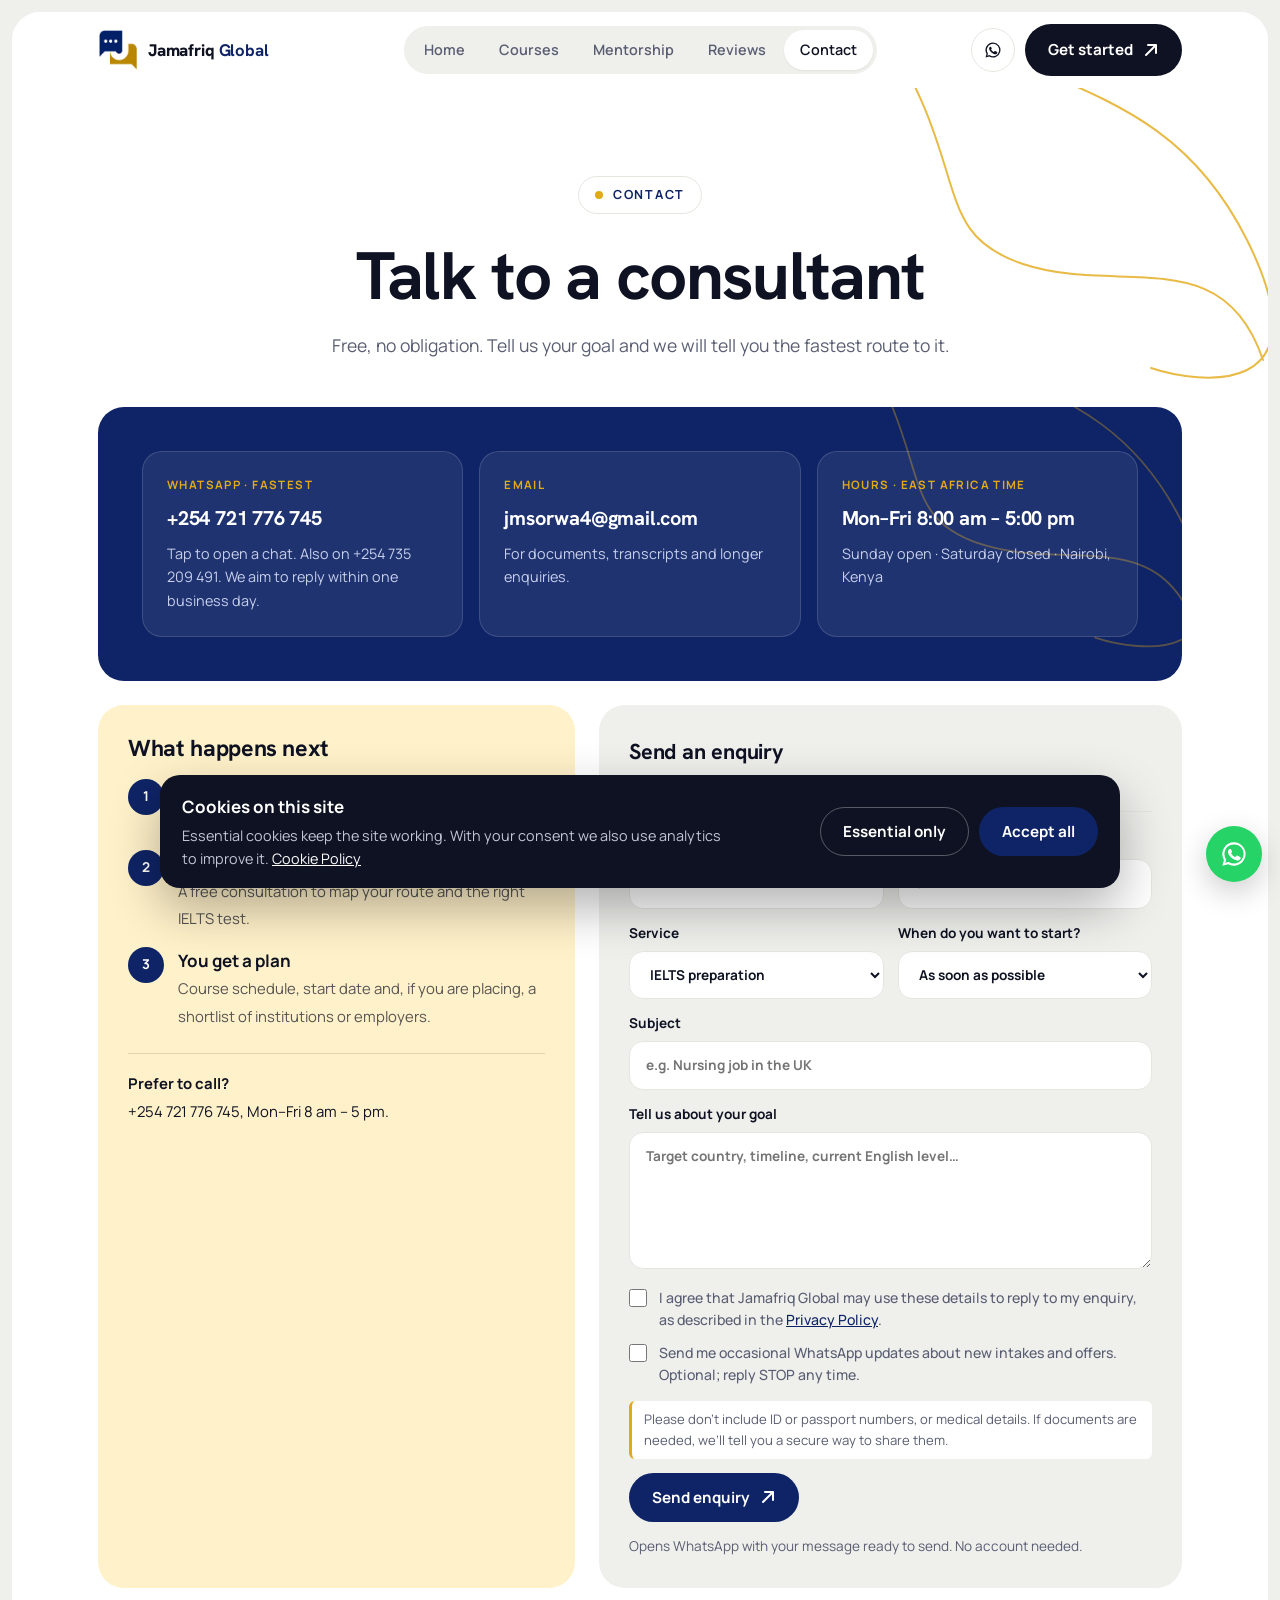
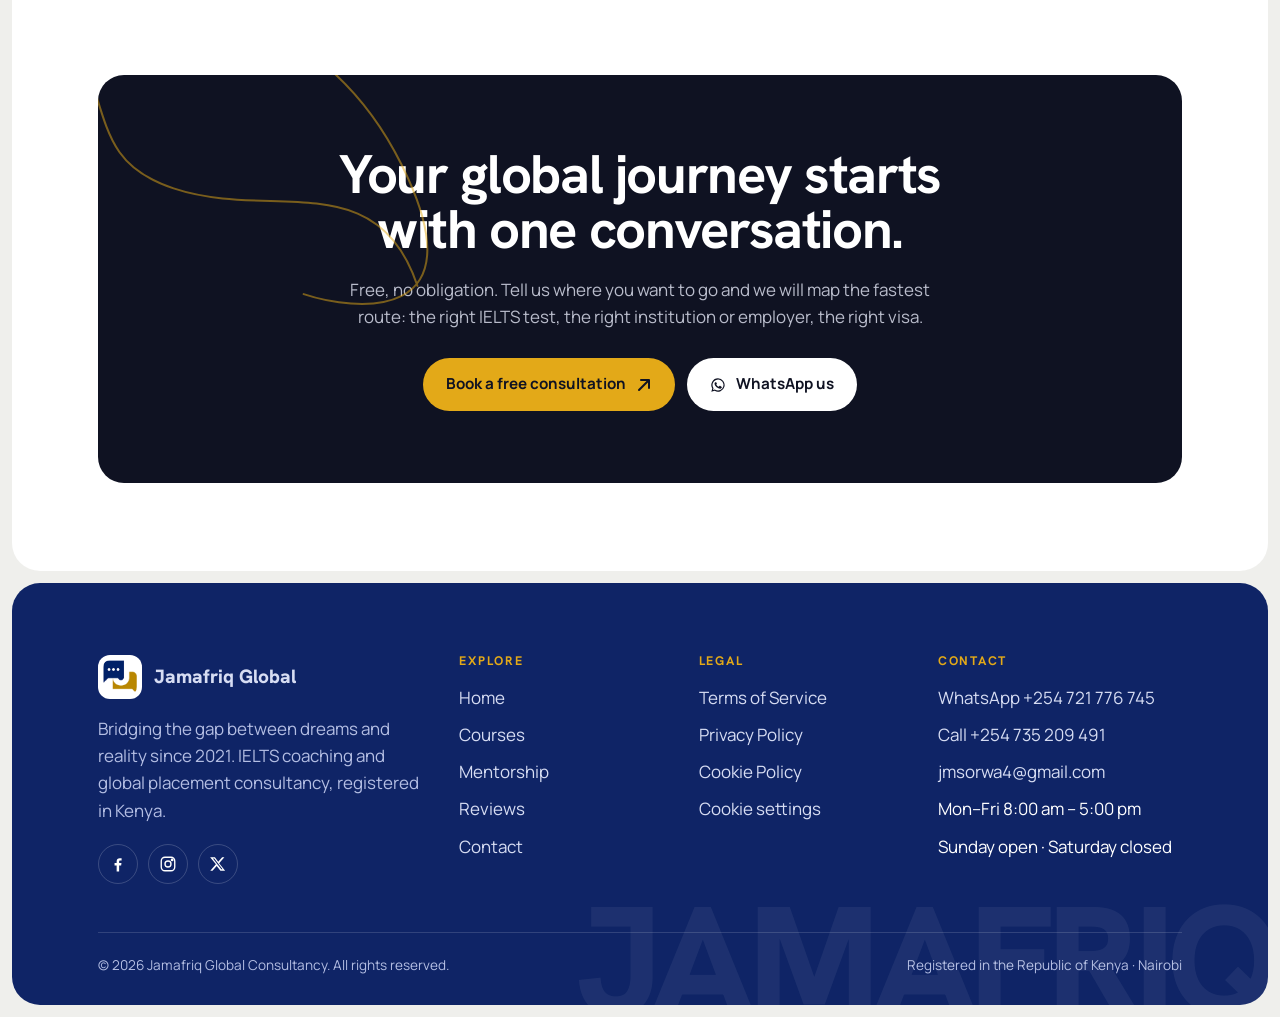
<file: contact.html>
<!DOCTYPE html>
<html lang="en-KE">
<head>
<meta charset="utf-8">
<meta name="viewport" content="width=device-width, initial-scale=1">
<title>Contact Jamafriq Global | Free IELTS &amp; Placement Consultation</title>
<meta name="description" content="Book a free consultation with Jamafriq Global Consultancy. WhatsApp +254 721 776 745 or email jmsorwa4@gmail.com. Open Monday to Friday and Sundays.">
<link rel="canonical" href="https://www.jamafriqglobal.com/contact.html">
<meta name="robots" content="index, follow, max-image-preview:large">
<meta name="theme-color" content="#0f2466">
<link rel="icon" href="assets/logo.png" type="image/png">
<link rel="apple-touch-icon" href="assets/logo.png">
<link rel="manifest" href="site.webmanifest">
<link rel="preload" href="assets/logo.png" as="image">
<meta name="author" content="Jamafriq Global Consultancy">
<meta name="geo.region" content="KE">
<meta name="geo.placename" content="Nairobi">
<meta property="og:type" content="website">
<meta property="og:site_name" content="Jamafriq Global Consultancy">
<meta property="og:title" content="Contact Jamafriq Global | Free IELTS &amp; Placement Consultation">
<meta property="og:description" content="Book a free consultation with Jamafriq Global Consultancy. WhatsApp +254 721 776 745 or email jmsorwa4@gmail.com. Open Monday to Friday and Sundays.">
<meta property="og:url" content="https://www.jamafriqglobal.com/contact.html">
<meta property="og:locale" content="en_KE">
<meta property="og:image" content="https://www.jamafriqglobal.com/assets/og-image.jpg">
<meta property="og:image:width" content="1200">
<meta property="og:image:height" content="630">
<meta property="og:image:alt" content="Jamafriq Global Consultancy: IELTS coaching and global placement, Kenya">
<meta name="twitter:card" content="summary_large_image">
<meta name="twitter:title" content="Contact Jamafriq Global | Free IELTS &amp; Placement Consultation">
<meta name="twitter:description" content="Book a free consultation with Jamafriq Global Consultancy. WhatsApp +254 721 776 745 or email jmsorwa4@gmail.com. Open Monday to Friday and Sundays.">
<meta name="twitter:image" content="https://www.jamafriqglobal.com/assets/og-image.jpg">
<link rel="preload" href="assets/fonts/manrope.woff" as="font" type="font/woff" crossorigin>
<link rel="preload" href="assets/fonts/hanken-grotesk.woff" as="font" type="font/woff" crossorigin>
<link rel="stylesheet" href="css/site.css">
<script type="application/ld+json">
{"@context":"https://schema.org","@graph":[
 {"@type":["EducationalOrganization","LocalBusiness"],"@id":"https://www.jamafriqglobal.com/#org","name":"Jamafriq Global Consultancy","alternateName":"Jamafriq Global","url":"https://www.jamafriqglobal.com/","logo":"https://www.jamafriqglobal.com/assets/logo.png","foundingDate":"2021","telephone":["+254721776745","+254735209491"],"email":"jmsorwa4@gmail.com","areaServed":{"@type":"Country","name":"Kenya"},"address":{"@type":"PostalAddress","addressCountry":"KE"},"sameAs":["https://wa.me/254721776745"],
  "openingHoursSpecification":[{"@type":"OpeningHoursSpecification","dayOfWeek":["Monday","Tuesday","Wednesday","Thursday","Friday"],"opens":"08:00","closes":"17:00"},{"@type":"OpeningHoursSpecification","dayOfWeek":"Sunday","opens":"08:00","closes":"17:00"}]},
 {"@type":"WebSite","@id":"https://www.jamafriqglobal.com/#website","url":"https://www.jamafriqglobal.com/","name":"Jamafriq Global Consultancy","publisher":{"@id":"https://www.jamafriqglobal.com/#org"},"inLanguage":"en-KE"},
 {"@type":"WebPage","@id":"https://www.jamafriqglobal.com/contact.html","url":"https://www.jamafriqglobal.com/contact.html","name":"Contact Jamafriq Global | Free IELTS &amp; Placement Consultation","description":"Book a free consultation with Jamafriq Global Consultancy. WhatsApp +254 721 776 745 or email jmsorwa4@gmail.com. Open Monday to Friday and Sundays.","isPartOf":{"@id":"https://www.jamafriqglobal.com/#website"},"about":{"@id":"https://www.jamafriqglobal.com/#org"},"inLanguage":"en-KE"},{"@type":"BreadcrumbList","itemListElement":[{"@type":"ListItem","position":1,"name":"Home","item":"https://www.jamafriqglobal.com/"},{"@type":"ListItem","position":2,"name":"Contact","item":"https://www.jamafriqglobal.com/contact.html"}]}
]}
</script>
</head>
<body>
<a class="skip" href="#main">Skip to content</a>
<div class="sheet">
<header class="site-header">
  <div class="wrap nav">
    <a class="brand" href="index.html" aria-label="Jamafriq Global home"><img src="assets/logo.png" alt="" width="40" height="40" fetchpriority="high" decoding="async"><span>Jamafriq <b>Global</b></span></a>
    <ul class="pillnav" id="menu">
      <li><a href="index.html">Home</a></li><li><a href="courses.html">Courses</a></li><li><a href="mentorship.html">Mentorship</a></li><li><a href="reviews.html">Reviews</a></li><li><a href="contact.html" aria-current="page">Contact</a></li>
      <li class="m-only"><a class="btn btn-navy" href="contact.html">Book a free consultation <svg viewBox="0 0 16 16" fill="none" stroke="currentColor" stroke-width="2" stroke-linecap="round" stroke-linejoin="round" aria-hidden="true"><path d="M3 13 13 3M5 3h8v8"/></svg></a></li>
      <li class="m-only"><a class="btn btn-ghost" href="https://wa.me/254721776745" rel="noopener"><svg viewBox="0 0 24 24" fill="currentColor" aria-hidden="true"><path d="M12 2a10 10 0 0 0-8.6 15.1L2 22l5-1.3A10 10 0 1 0 12 2zm0 18.2a8.2 8.2 0 0 1-4.2-1.2l-.3-.2-3 .8.8-2.9-.2-.3A8.2 8.2 0 1 1 12 20.2zm4.5-6.1c-.2-.1-1.5-.7-1.7-.8s-.4-.1-.6.1-.6.8-.8 1-.3.2-.5.1a6.7 6.7 0 0 1-3.3-2.9c-.3-.4.2-.4.7-1.3.1-.2 0-.3 0-.4l-.8-1.8c-.2-.5-.4-.4-.6-.4h-.5a1 1 0 0 0-.7.3 3 3 0 0 0-.9 2.2 5.2 5.2 0 0 0 1.1 2.8 12 12 0 0 0 4.6 4c1.7.7 2.3.8 3.2.6a2.7 2.7 0 0 0 1.8-1.3 2.2 2.2 0 0 0 .2-1.3c-.1-.1-.3-.2-.5-.3z"/></svg> WhatsApp +254 721 776 745</a></li>
    </ul>
    <div class="nav-right">
      <a class="icon-btn" href="https://wa.me/254721776745" rel="noopener" aria-label="Chat on WhatsApp"><svg viewBox="0 0 24 24" fill="currentColor" aria-hidden="true"><path d="M12 2a10 10 0 0 0-8.6 15.1L2 22l5-1.3A10 10 0 1 0 12 2zm0 18.2a8.2 8.2 0 0 1-4.2-1.2l-.3-.2-3 .8.8-2.9-.2-.3A8.2 8.2 0 1 1 12 20.2zm4.5-6.1c-.2-.1-1.5-.7-1.7-.8s-.4-.1-.6.1-.6.8-.8 1-.3.2-.5.1a6.7 6.7 0 0 1-3.3-2.9c-.3-.4.2-.4.7-1.3.1-.2 0-.3 0-.4l-.8-1.8c-.2-.5-.4-.4-.6-.4h-.5a1 1 0 0 0-.7.3 3 3 0 0 0-.9 2.2 5.2 5.2 0 0 0 1.1 2.8 12 12 0 0 0 4.6 4c1.7.7 2.3.8 3.2.6a2.7 2.7 0 0 0 1.8-1.3 2.2 2.2 0 0 0 .2-1.3c-.1-.1-.3-.2-.5-.3z"/></svg></a>
      <a class="btn btn-dark" href="contact.html">Get started <svg viewBox="0 0 16 16" fill="none" stroke="currentColor" stroke-width="2" stroke-linecap="round" stroke-linejoin="round" aria-hidden="true"><path d="M3 13 13 3M5 3h8v8"/></svg></a>
      <button class="menu-btn" id="menuBtn" aria-expanded="false" aria-controls="menu" aria-label="Open menu"><span class="bar"></span><span class="bar"></span><span class="bar"></span></button>
    </div>
  </div>
</header>
<div class="notice" id="notice" role="region" aria-label="Announcements" hidden><div class="wrap">
  <span class="item" data-until="2026-12-01T00:00:00+03:00"><i></i><span>November offer: book your official IELTS exam through us for KES 32,000.</span><a href="courses.html#apply">Apply</a><em class="left"></em></span>
  <span class="item" data-until="2026-11-21T20:00:00+03:00"><i></i><span>Mentorship programme starts Sat 21 Nov, 8 PM.</span><a href="mentorship.html">Register</a><em class="left"></em></span>
  <button class="close" id="noticeClose" type="button" aria-label="Dismiss announcements">×</button>
</div></div>
<main id="main">

<section class="page-hero"><svg class="squiggle" viewBox="0 0 600 500" fill="none" xmlns="http://www.w3.org/2000/svg" aria-hidden="true"><path d="M20 40c120 180 60 260 180 300s250-30 300 120M60 10c160 120 320 100 420 300s-60 180-120 160" stroke="currentColor" stroke-width="2.5" stroke-linecap="round"/></svg><div class="wrap"><span class="eyebrow"><i></i>Contact</span><h1>Talk to a consultant</h1><p class="lede">Free, no obligation. Tell us your goal and we will tell you the fastest route to it.</p></div></section>
<section style="padding-top:0"><div class="wrap">
  <div class="contact-hero">
    <svg class="squiggle" viewBox="0 0 600 500" fill="none" xmlns="http://www.w3.org/2000/svg" aria-hidden="true"><path d="M20 40c120 180 60 260 180 300s250-30 300 120M60 10c160 120 320 100 420 300s-60 180-120 160" stroke="currentColor" stroke-width="2.5" stroke-linecap="round"/></svg>
    <a class="ctile" href="https://wa.me/254721776745" rel="noopener"><small>WhatsApp · fastest</small><b>+254 721 776 745</b><span>Tap to open a chat. Also on +254 735 209 491. We aim to reply within one business day.</span></a>
    <a class="ctile" href="mailto:jmsorwa4@gmail.com"><small>Email</small><b>jmsorwa4@gmail.com</b><span>For documents, transcripts and longer enquiries.</span></a>
    <div class="ctile"><small>Hours · East Africa Time</small><b>Mon–Fri 8:00 am – 5:00 pm</b><span>Sunday open · Saturday closed · Nairobi, Kenya</span></div>
  </div>
  <div class="contact-layout">
    <aside class="next">
      <h3>What happens next</h3>
      <ol>
        <li><div><b>You send the form</b><span>It opens WhatsApp with your details ready to send.</span></div></li>
        <li><div><b>We call you back</b><span>A free consultation to map your route and the right IELTS test.</span></div></li>
        <li><div><b>You get a plan</b><span>Course schedule, start date and, if you are placing, a shortlist of institutions or employers.</span></div></li>
      </ol>
      <div class="hours"><b>Prefer to call?</b><span>+254 721 776 745, Mon–Fri 8 am – 5 pm.</span></div>
    </aside>
    <form class="form" id="leadForm" novalidate>
      <div class="form-head"><b id="formTitle">Send an enquiry</b><span id="formSub">Choose a service and tell us your goal.</span></div>
      <div class="two"><label for="name">Full name<input id="name" name="name" type="text" maxlength="100" autocomplete="name" required></label><label for="phone">WhatsApp number<input id="phone" name="phone" type="tel" inputmode="tel" maxlength="20" autocomplete="tel" placeholder="07xx xxx xxx" required></label></div>
      <div class="two">
        <label for="goal">Service<select id="goal" name="goal"><option value="ielts">IELTS preparation</option><option value="study-abroad">Study abroad placement</option><option value="work-abroad">Work abroad placement</option><option value="visa">Visa assistance</option><option value="pre-departure">Pre-departure briefing</option><option value="scholarship">Scholarship guidance</option><option value="mentorship">Mentorship programme</option><option value="other">Something else</option></select></label>
        <label for="when">When do you want to start?<select id="when" name="when"><option>As soon as possible</option><option>Within a month</option><option>In 1–3 months</option><option>Just exploring</option></select></label>
      </div>
      <label for="subject">Subject<input id="subject" name="subject" type="text" maxlength="100" placeholder="e.g. Nursing job in the UK" required></label>
      <label for="msg">Tell us about your goal<textarea maxlength="800" id="msg" name="message" rows="5" placeholder="Target country, timeline, current English level…"></textarea></label>
      <div class="checks"><label class="check" for="l-consent"><input id="l-consent" name="consent" type="checkbox" required><span>I agree that Jamafriq Global may use these details to reply to my enquiry, as described in the <a href="privacy.html">Privacy Policy</a>.</span></label><label class="check" for="l-mk"><input id="l-mk" name="marketing" type="checkbox"><span>Send me occasional WhatsApp updates about new intakes and offers. Optional; reply STOP any time.</span></label></div>
      <p class="form-warn">Please don’t include ID or passport numbers, or medical details. If documents are needed, we’ll tell you a secure way to share them.</p>
      <button class="btn btn-navy" type="submit" style="justify-self:start">Send enquiry <svg viewBox="0 0 16 16" fill="none" stroke="currentColor" stroke-width="2" stroke-linecap="round" stroke-linejoin="round" aria-hidden="true"><path d="M3 13 13 3M5 3h8v8"/></svg></button>
      <p class="form-note">Opens WhatsApp with your message ready to send. No account needed.</p>
      <p class="form-ok" id="formOk" role="status"></p>
    </form>
  </div>
</div></section>

</main>
<section style="padding-top:0">
  <div class="wrap">
    <div class="cta">
      <svg class="squiggle" viewBox="0 0 600 500" fill="none" xmlns="http://www.w3.org/2000/svg" aria-hidden="true"><path d="M20 40c120 180 60 260 180 300s250-30 300 120M60 10c160 120 320 100 420 300s-60 180-120 160" stroke="currentColor" stroke-width="2.5" stroke-linecap="round"/></svg>
      <h2>Your global journey starts with one conversation.</h2>
      <p>Free, no obligation. Tell us where you want to go and we will map the fastest route: the right IELTS test, the right institution or employer, the right visa.</p>
      <div class="cta-row"><a class="btn btn-gold" href="contact.html">Book a free consultation <svg viewBox="0 0 16 16" fill="none" stroke="currentColor" stroke-width="2" stroke-linecap="round" stroke-linejoin="round" aria-hidden="true"><path d="M3 13 13 3M5 3h8v8"/></svg></a><a class="btn btn-light" href="https://wa.me/254721776745" rel="noopener"><svg viewBox="0 0 24 24" fill="currentColor" aria-hidden="true"><path d="M12 2a10 10 0 0 0-8.6 15.1L2 22l5-1.3A10 10 0 1 0 12 2zm0 18.2a8.2 8.2 0 0 1-4.2-1.2l-.3-.2-3 .8.8-2.9-.2-.3A8.2 8.2 0 1 1 12 20.2zm4.5-6.1c-.2-.1-1.5-.7-1.7-.8s-.4-.1-.6.1-.6.8-.8 1-.3.2-.5.1a6.7 6.7 0 0 1-3.3-2.9c-.3-.4.2-.4.7-1.3.1-.2 0-.3 0-.4l-.8-1.8c-.2-.5-.4-.4-.6-.4h-.5a1 1 0 0 0-.7.3 3 3 0 0 0-.9 2.2 5.2 5.2 0 0 0 1.1 2.8 12 12 0 0 0 4.6 4c1.7.7 2.3.8 3.2.6a2.7 2.7 0 0 0 1.8-1.3 2.2 2.2 0 0 0 .2-1.3c-.1-.1-.3-.2-.5-.3z"/></svg> WhatsApp us</a></div>
    </div>
  </div>
</section>
</div>
<footer>
  <div class="wordmark" aria-hidden="true">JAMAFRIQ</div>
  <div class="wrap">
    <div class="foot-grid">
      <div>
        <a class="foot-brand" href="index.html"><img src="assets/logo.png" alt="" width="44" height="44">Jamafriq Global</a>
        <p>Bridging the gap between dreams and reality since 2021. IELTS coaching and global placement consultancy, registered in Kenya.</p>
        <div class="social"><a href="https://www.facebook.com/Jamafriq1" rel="noopener me" aria-label="Facebook" title="Facebook"><svg viewBox="0 0 24 24" fill="currentColor" aria-hidden="true"><path d="M13.5 22v-8h2.7l.4-3.2h-3.1V8.8c0-.9.3-1.6 1.6-1.6h1.7V4.4c-.3 0-1.3-.1-2.5-.1-2.5 0-4.1 1.5-4.1 4.2v2.3H7.4V14h2.8v8z"/></svg></a><a href="https://www.instagram.com/Jamafriq1" rel="noopener me" aria-label="Instagram" title="Instagram"><svg viewBox="0 0 24 24" fill="none" stroke="currentColor" stroke-width="1.8" aria-hidden="true"><rect x="3" y="3" width="18" height="18" rx="5"/><circle cx="12" cy="12" r="4"/><circle cx="17.5" cy="6.5" r="1" fill="currentColor"/></svg></a><a href="https://x.com/Jamafriq1" rel="noopener me" aria-label="X" title="X"><svg viewBox="0 0 24 24" fill="currentColor" aria-hidden="true"><path d="M17.5 3h3l-7 8 8 10h-6.3l-4.9-6.4L4.7 21h-3l7.5-8.6L1.5 3h6.4l4.4 5.9zm-1.1 16h1.7L7 4.7H5.2z"/></svg></a></div>
      </div>
      <div><h4>Explore</h4><ul><li><a href="index.html">Home</a></li><li><a href="courses.html">Courses</a></li><li><a href="mentorship.html">Mentorship</a></li><li><a href="reviews.html">Reviews</a></li><li><a href="contact.html">Contact</a></li></ul></div>
      <div><h4>Legal</h4><ul><li><a href="terms.html">Terms of Service</a></li><li><a href="privacy.html">Privacy Policy</a></li><li><a href="cookies.html">Cookie Policy</a></li><li><a href="#" id="cookieSettings">Cookie settings</a></li></ul></div>
      <div><h4>Contact</h4><ul><li><a href="https://wa.me/254721776745" rel="noopener">WhatsApp +254 721 776 745</a></li><li><a href="tel:+254735209491">Call +254 735 209 491</a></li><li><a href="mailto:jmsorwa4@gmail.com">jmsorwa4@gmail.com</a></li><li>Mon–Fri 8:00 am – 5:00 pm</li><li>Sunday open · Saturday closed</li></ul></div>
    </div>
    <div class="foot-bottom"><span>© 2026 Jamafriq Global Consultancy. All rights reserved.</span><span>Registered in the Republic of Kenya · Nairobi</span></div>
  </div>
</footer>
<a class="wa-float" href="https://wa.me/254721776745" rel="noopener" aria-label="Chat on WhatsApp"><svg viewBox="0 0 24 24" fill="currentColor" aria-hidden="true"><path d="M12 2a10 10 0 0 0-8.6 15.1L2 22l5-1.3A10 10 0 1 0 12 2zm0 18.2a8.2 8.2 0 0 1-4.2-1.2l-.3-.2-3 .8.8-2.9-.2-.3A8.2 8.2 0 1 1 12 20.2zm4.5-6.1c-.2-.1-1.5-.7-1.7-.8s-.4-.1-.6.1-.6.8-.8 1-.3.2-.5.1a6.7 6.7 0 0 1-3.3-2.9c-.3-.4.2-.4.7-1.3.1-.2 0-.3 0-.4l-.8-1.8c-.2-.5-.4-.4-.6-.4h-.5a1 1 0 0 0-.7.3 3 3 0 0 0-.9 2.2 5.2 5.2 0 0 0 1.1 2.8 12 12 0 0 0 4.6 4c1.7.7 2.3.8 3.2.6a2.7 2.7 0 0 0 1.8-1.3 2.2 2.2 0 0 0 .2-1.3c-.1-.1-.3-.2-.5-.3z"/></svg></a>
<div class="cookie" id="cookie" role="dialog" aria-labelledby="ck-h" aria-describedby="ck-p" hidden>
  <div class="cookie-in">
    <div><b id="ck-h">Cookies on this site</b><p id="ck-p">Essential cookies keep the site working. With your consent we also use analytics to improve it. <a href="cookies.html">Cookie Policy</a></p></div>
    <div class="cookie-btns"><button class="btn btn-ghost" id="ck-ess" type="button">Essential only</button><button class="btn btn-navy" id="ck-all" type="button">Accept all</button></div>
  </div>
</div>
<script>
(function(){
  function say(el,msg,err){el.style.display='block';el.classList.toggle('err',!!err);if(err){el.textContent=msg;}else{el.innerHTML=msg;}}
  function okPhone(p){var d=p.replace(/\D/g,'');return d.length>=9&&d.length<=15;}
  function gate(fm,el){var c=fm.querySelector('[name=consent]');if(c&&!c.checked){say(el,'Please tick the consent box to continue.',1);c.focus();return true;}
    var bt=fm.querySelector('[type=submit]');if(bt.disabled)return true;bt.disabled=true;setTimeout(function(){bt.disabled=false;},2500);return false;}
  function mk(fm){var m=fm.querySelector('[name=marketing]');return m?' WhatsApp updates: '+(m.checked?'yes':'no')+'.':'';}
  function link(t,label){return '<a class="btn btn-navy wa-go" href="https://wa.me/254721776745?text='+encodeURIComponent(t)+'" rel="noopener">'+label+'</a>';}
  var b=document.getElementById('menuBtn'),m=document.getElementById('menu');
  if(b){b.addEventListener('click',function(){var o=m.classList.toggle('open');b.setAttribute('aria-expanded',o?'true':'false');document.body.classList.toggle('menu-open',o);});
    m.addEventListener('click',function(e){if(e.target.closest('a')){m.classList.remove('open');b.setAttribute('aria-expanded','false');document.body.classList.remove('menu-open');}});
    document.addEventListener('keydown',function(e){if(e.key==='Escape'&&m.classList.contains('open')){b.click();}});}
  var rt=document.getElementById('a-reftype');
  if(rt){var ps=document.getElementById('a-partner'),cs2=document.getElementById('a-country');
    var sh=function(){['alumni','partner','other'].forEach(function(k){document.getElementById('w-'+k).hidden=(rt.value!==k);});document.getElementById('w-partner-other').hidden=!(rt.value==='partner'&&ps.value==='other');};
    rt.addEventListener('change',sh);ps.addEventListener('change',sh);sh();
    var shc=function(){document.getElementById('w-country').hidden=(cs2.value!=='other');};cs2.addEventListener('change',shc);shc();
    var af=document.getElementById('appForm'),ao=document.getElementById('appOk');
    af.addEventListener('submit',function(e){e.preventDefault();var n=af.name.value.trim(),p=af.phone.value.trim();
      if(!n||!okPhone(p)){say(ao,'Please add your name and a valid WhatsApp number.',1);return;}
      if(gate(af,ao))return;
      var ref={none:'none',alumni:'alumnus '+af.alumni.value.trim(),partner:'partner '+(af.partner.value==='other'?af.partnerOther.value.trim():af.partner.value),other:af.other.value.trim()}[rt.value];
      var dest=af.country.value==='other'?af.countryOther.value.trim():af.country.value;
      var t='Course application. Name: '+n+' ('+p+'). Course: '+af.course.value+'. Test: '+af.test.value+'. Target band: '+af.target.value+'. Destination: '+dest+'. Referred by: '+ref+'. Notes: '+af.message.value.trim()+mk(af);
      say(ao,'Your application is ready. Tap below to send it on WhatsApp.<br>'+link(t,'Open WhatsApp →'));});}
  var now=Date.now();
  document.querySelectorAll('[data-until]').forEach(function(el){var t=Date.parse(el.dataset.until);if(!isNaN(t)&&now>=t){el.hidden=true;}});
  var nb=document.getElementById('notice');
  if(nb){var dismissed=false;try{dismissed=sessionStorage.getItem('jg-notice')==='1';}catch(e){}
    nb.querySelectorAll('.item:not([hidden])').forEach(function(it){var ms=Date.parse(it.dataset.until)-now,d=Math.ceil(ms/86400000),em=it.querySelector('.left');
      if(em){em.textContent=d>1?d+' days left':(ms>3600000?Math.ceil(ms/3600000)+' hours left':'Ends today');}});
    var live=nb.querySelectorAll('.item:not([hidden])').length;nb.hidden=!live||dismissed;
    document.getElementById('noticeClose').addEventListener('click',function(){nb.hidden=true;try{sessionStorage.setItem('jg-notice','1');}catch(e){}});}
  var ck=document.getElementById('cookie');
  function ckGet(){try{return localStorage.getItem('jg-consent');}catch(e){return null;}}
  function ckSet(v){try{localStorage.setItem('jg-consent',v);}catch(e){}ck.hidden=true;document.documentElement.dataset.consent=v;}
  if(ck){if(!ckGet()){ck.hidden=false;}else{document.documentElement.dataset.consent=ckGet();}
    document.getElementById('ck-all').addEventListener('click',function(){ckSet('all');});
    document.getElementById('ck-ess').addEventListener('click',function(){ckSet('essential');});
    var cs=document.getElementById('cookieSettings');if(cs){cs.addEventListener('click',function(e){e.preventDefault();ck.hidden=false;ck.scrollIntoView({block:'end'});});}}
  var nums=document.querySelectorAll('[data-to]');
  if(nums.length&&'IntersectionObserver' in window){var io=new IntersectionObserver(function(es){es.forEach(function(en){if(!en.isIntersecting)return;var el=en.target;io.unobserve(el);
    var to=+el.dataset.to,from=+(el.dataset.from||0),suf=el.dataset.suffix||'',t0=null,D=1600;
    var step=function(ts){if(!t0)t0=ts;var p=Math.min((ts-t0)/D,1);p=1-Math.pow(1-p,3);el.textContent=Math.round(from+(to-from)*p)+suf;if(p<1)requestAnimationFrame(step);};
    requestAnimationFrame(step);});},{threshold:.4});nums.forEach(function(n){io.observe(n);});}
  var rf=document.getElementById('revForm');
  if(rf){var ro=document.getElementById('revOk');rf.addEventListener('submit',function(e){e.preventDefault();var n=rf.name.value.trim(),x=rf.text.value.trim();
    if(!n||!x){say(ro,'Please add your name and your review.',1);return;}
    if(gate(rf,ro))return;
    var t='New review from '+n+(rf.band.value?' (Band '+rf.band.value+')':'')+'. Service: '+rf.course.value+'. Review: "'+x+'"';
    say(ro,'Thank you! Tap below to send your review on WhatsApp.<br>'+link(t,'Open WhatsApp →'));});}
  var f=document.getElementById('leadForm');
  if(f){var ok=document.getElementById('formOk');
    var pre={'study-abroad':['Study abroad placement','Tell us your preferred country and course and we will shortlist institutions.'],'work-abroad':['Work abroad placement','Tell us your profession and preferred country and we will match you with employers.'],'visa':['Visa assistance','Tell us which visa you are applying for and where you are in the process.'],'pre-departure':['Pre-departure briefing','Tell us your destination and travel date.'],'scholarship':['Scholarship guidance','Tell us your course, level and preferred country.'],'ielts':['IELTS preparation','Tell us your target band and test date if booked.'],'mentorship':['Mentorship programme','Parent or guardian: tell us the participant’s age range and what they hope to gain.']};
    var key=(location.hash||'').replace('#','')||new URLSearchParams(location.search).get('service')||'';
    if(pre[key]){f.goal.value=key;document.getElementById('formTitle').textContent=pre[key][0];document.getElementById('formSub').textContent=pre[key][1];f.subject.placeholder=pre[key][0]+': ';setTimeout(function(){f.subject.focus();},200);}
    f.goal.addEventListener('change',function(){var k=f.goal.value;if(pre[k]){document.getElementById('formTitle').textContent=pre[k][0];document.getElementById('formSub').textContent=pre[k][1];}else{document.getElementById('formTitle').textContent='Send an enquiry';document.getElementById('formSub').textContent='Choose a service and tell us your goal.';}});f.addEventListener('submit',function(e){e.preventDefault();
    var n=f.name.value.trim(),p=f.phone.value.trim();
    if(!n||!okPhone(p)){say(ok,'Please add your name and a valid WhatsApp number.',1);return;}
    if(gate(f,ok))return;
    var t='Hello Jamafriq Global, my name is '+n+' ('+p+'). Service: '+f.goal.options[f.goal.selectedIndex].text+'. Subject: '+(f.subject?f.subject.value.trim():'')+'. Start: '+(f.when?f.when.value:'')+'. '+f.message.value.trim()+mk(f);
    say(ok,'Your enquiry is ready. Tap below to send it on WhatsApp.<br>'+link(t,'Open WhatsApp →'));});}
})();
</script>
</body>
</html>
</file>
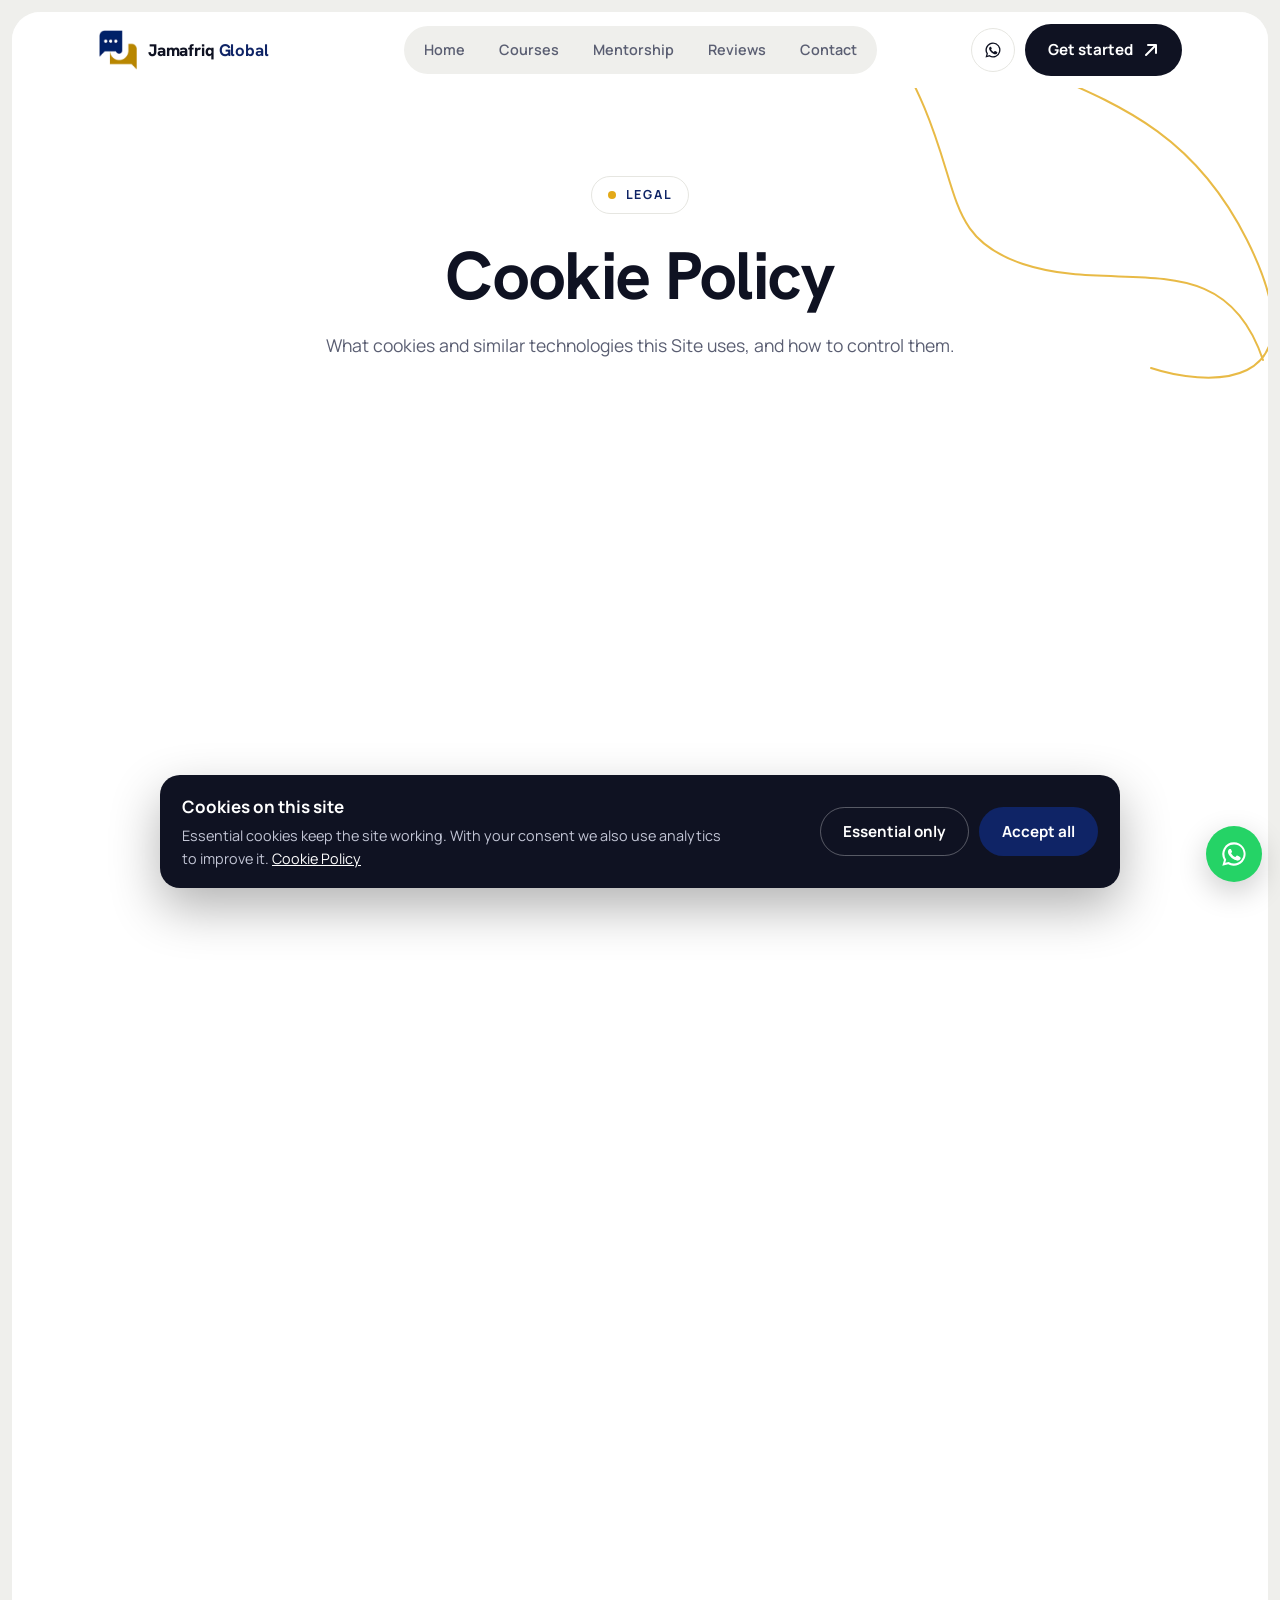
<file: cookies.html>
<!DOCTYPE html>
<html lang="en-KE">
<head>
<meta charset="utf-8">
<meta name="viewport" content="width=device-width, initial-scale=1">
<title>Cookie Policy | Jamafriq Global</title>
<meta name="description" content="The cookies and local storage used on jamafriqglobal.com, and how to accept all or essential only.">
<link rel="canonical" href="https://www.jamafriqglobal.com/cookies.html">
<meta name="robots" content="index, follow, max-image-preview:large">
<meta name="theme-color" content="#0f2466">
<link rel="icon" href="assets/logo.png" type="image/png">
<link rel="apple-touch-icon" href="assets/logo.png">
<link rel="manifest" href="site.webmanifest">
<link rel="preload" href="assets/logo.png" as="image">
<meta name="author" content="Jamafriq Global Consultancy">
<meta name="geo.region" content="KE">
<meta name="geo.placename" content="Nairobi">
<meta property="og:type" content="website">
<meta property="og:site_name" content="Jamafriq Global Consultancy">
<meta property="og:title" content="Cookie Policy | Jamafriq Global">
<meta property="og:description" content="The cookies and local storage used on jamafriqglobal.com, and how to accept all or essential only.">
<meta property="og:url" content="https://www.jamafriqglobal.com/cookies.html">
<meta property="og:locale" content="en_KE">
<meta property="og:image" content="https://www.jamafriqglobal.com/assets/og-image.jpg">
<meta property="og:image:width" content="1200">
<meta property="og:image:height" content="630">
<meta property="og:image:alt" content="Jamafriq Global Consultancy: IELTS coaching and global placement, Kenya">
<meta name="twitter:card" content="summary_large_image">
<meta name="twitter:title" content="Cookie Policy | Jamafriq Global">
<meta name="twitter:description" content="The cookies and local storage used on jamafriqglobal.com, and how to accept all or essential only.">
<meta name="twitter:image" content="https://www.jamafriqglobal.com/assets/og-image.jpg">
<link rel="preload" href="assets/fonts/manrope.woff" as="font" type="font/woff" crossorigin>
<link rel="preload" href="assets/fonts/hanken-grotesk.woff" as="font" type="font/woff" crossorigin>
<link rel="stylesheet" href="css/site.css">
<script type="application/ld+json">
{"@context":"https://schema.org","@graph":[
 {"@type":["EducationalOrganization","LocalBusiness"],"@id":"https://www.jamafriqglobal.com/#org","name":"Jamafriq Global Consultancy","alternateName":"Jamafriq Global","url":"https://www.jamafriqglobal.com/","logo":"https://www.jamafriqglobal.com/assets/logo.png","foundingDate":"2021","telephone":["+254721776745","+254735209491"],"email":"jmsorwa4@gmail.com","areaServed":{"@type":"Country","name":"Kenya"},"address":{"@type":"PostalAddress","addressCountry":"KE"},"sameAs":["https://wa.me/254721776745"],
  "openingHoursSpecification":[{"@type":"OpeningHoursSpecification","dayOfWeek":["Monday","Tuesday","Wednesday","Thursday","Friday"],"opens":"08:00","closes":"17:00"},{"@type":"OpeningHoursSpecification","dayOfWeek":"Sunday","opens":"08:00","closes":"17:00"}]},
 {"@type":"WebSite","@id":"https://www.jamafriqglobal.com/#website","url":"https://www.jamafriqglobal.com/","name":"Jamafriq Global Consultancy","publisher":{"@id":"https://www.jamafriqglobal.com/#org"},"inLanguage":"en-KE"},
 {"@type":"WebPage","@id":"https://www.jamafriqglobal.com/cookies.html","url":"https://www.jamafriqglobal.com/cookies.html","name":"Cookie Policy | Jamafriq Global","description":"The cookies and local storage used on jamafriqglobal.com, and how to accept all or essential only.","isPartOf":{"@id":"https://www.jamafriqglobal.com/#website"},"about":{"@id":"https://www.jamafriqglobal.com/#org"},"inLanguage":"en-KE"},{"@type":"BreadcrumbList","itemListElement":[{"@type":"ListItem","position":1,"name":"Home","item":"https://www.jamafriqglobal.com/"},{"@type":"ListItem","position":2,"name":"cookies.html","item":"https://www.jamafriqglobal.com/cookies.html"}]}
]}
</script>
</head>
<body>
<a class="skip" href="#main">Skip to content</a>
<div class="sheet">
<header class="site-header">
  <div class="wrap nav">
    <a class="brand" href="index.html" aria-label="Jamafriq Global home"><img src="assets/logo.png" alt="" width="40" height="40" fetchpriority="high" decoding="async"><span>Jamafriq <b>Global</b></span></a>
    <ul class="pillnav" id="menu">
      <li><a href="index.html">Home</a></li><li><a href="courses.html">Courses</a></li><li><a href="mentorship.html">Mentorship</a></li><li><a href="reviews.html">Reviews</a></li><li><a href="contact.html">Contact</a></li>
      <li class="m-only"><a class="btn btn-navy" href="contact.html">Book a free consultation <svg viewBox="0 0 16 16" fill="none" stroke="currentColor" stroke-width="2" stroke-linecap="round" stroke-linejoin="round" aria-hidden="true"><path d="M3 13 13 3M5 3h8v8"/></svg></a></li>
      <li class="m-only"><a class="btn btn-ghost" href="https://wa.me/254721776745" rel="noopener"><svg viewBox="0 0 24 24" fill="currentColor" aria-hidden="true"><path d="M12 2a10 10 0 0 0-8.6 15.1L2 22l5-1.3A10 10 0 1 0 12 2zm0 18.2a8.2 8.2 0 0 1-4.2-1.2l-.3-.2-3 .8.8-2.9-.2-.3A8.2 8.2 0 1 1 12 20.2zm4.5-6.1c-.2-.1-1.5-.7-1.7-.8s-.4-.1-.6.1-.6.8-.8 1-.3.2-.5.1a6.7 6.7 0 0 1-3.3-2.9c-.3-.4.2-.4.7-1.3.1-.2 0-.3 0-.4l-.8-1.8c-.2-.5-.4-.4-.6-.4h-.5a1 1 0 0 0-.7.3 3 3 0 0 0-.9 2.2 5.2 5.2 0 0 0 1.1 2.8 12 12 0 0 0 4.6 4c1.7.7 2.3.8 3.2.6a2.7 2.7 0 0 0 1.8-1.3 2.2 2.2 0 0 0 .2-1.3c-.1-.1-.3-.2-.5-.3z"/></svg> WhatsApp +254 721 776 745</a></li>
    </ul>
    <div class="nav-right">
      <a class="icon-btn" href="https://wa.me/254721776745" rel="noopener" aria-label="Chat on WhatsApp"><svg viewBox="0 0 24 24" fill="currentColor" aria-hidden="true"><path d="M12 2a10 10 0 0 0-8.6 15.1L2 22l5-1.3A10 10 0 1 0 12 2zm0 18.2a8.2 8.2 0 0 1-4.2-1.2l-.3-.2-3 .8.8-2.9-.2-.3A8.2 8.2 0 1 1 12 20.2zm4.5-6.1c-.2-.1-1.5-.7-1.7-.8s-.4-.1-.6.1-.6.8-.8 1-.3.2-.5.1a6.7 6.7 0 0 1-3.3-2.9c-.3-.4.2-.4.7-1.3.1-.2 0-.3 0-.4l-.8-1.8c-.2-.5-.4-.4-.6-.4h-.5a1 1 0 0 0-.7.3 3 3 0 0 0-.9 2.2 5.2 5.2 0 0 0 1.1 2.8 12 12 0 0 0 4.6 4c1.7.7 2.3.8 3.2.6a2.7 2.7 0 0 0 1.8-1.3 2.2 2.2 0 0 0 .2-1.3c-.1-.1-.3-.2-.5-.3z"/></svg></a>
      <a class="btn btn-dark" href="contact.html">Get started <svg viewBox="0 0 16 16" fill="none" stroke="currentColor" stroke-width="2" stroke-linecap="round" stroke-linejoin="round" aria-hidden="true"><path d="M3 13 13 3M5 3h8v8"/></svg></a>
      <button class="menu-btn" id="menuBtn" aria-expanded="false" aria-controls="menu" aria-label="Open menu"><span class="bar"></span><span class="bar"></span><span class="bar"></span></button>
    </div>
  </div>
</header>
<div class="notice" id="notice" role="region" aria-label="Announcements" hidden><div class="wrap">
  <span class="item" data-until="2026-12-01T00:00:00+03:00"><i></i><span>November offer: book your official IELTS exam through us for KES 32,000.</span><a href="courses.html#apply">Apply</a><em class="left"></em></span>
  <span class="item" data-until="2026-11-21T20:00:00+03:00"><i></i><span>Mentorship programme starts Sat 21 Nov, 8 PM.</span><a href="mentorship.html">Register</a><em class="left"></em></span>
  <button class="close" id="noticeClose" type="button" aria-label="Dismiss announcements">×</button>
</div></div>
<main id="main">

<section class="page-hero"><svg class="squiggle" viewBox="0 0 600 500" fill="none" xmlns="http://www.w3.org/2000/svg" aria-hidden="true"><path d="M20 40c120 180 60 260 180 300s250-30 300 120M60 10c160 120 320 100 420 300s-60 180-120 160" stroke="currentColor" stroke-width="2.5" stroke-linecap="round"/></svg><div class="wrap"><span class="eyebrow"><i></i>Legal</span><h1>Cookie Policy</h1><p class="lede">What cookies and similar technologies this Site uses, and how to control them.</p></div></section>
<section style="padding-top:0"><div class="wrap"><div class="legal">
<div class="meta"><span><b>Effective date:</b> 16 November 2026</span><span><b>Operator:</b> Jamafriq Global Consultancy, a business registered in the Republic of Kenya</span><span><b>Contact:</b> jmsorwa4@gmail.com · WhatsApp +254 721 776 745</span></div>

<h2>1. What cookies are</h2><p>Cookies are small text files stored on your device by a website. Similar technologies include browser local storage. They let a site remember your choices and understand how it is used.</p>
<h2>2. Cookies we use</h2>
<h3>Essential (always on)</h3><ul><li><b>jg-consent</b> (local storage): remembers whether you accepted all cookies or essential only. Kept for 12 months or until you clear your browser data.</li></ul>
<h3>Analytics (only with your consent)</h3><ul><li>We do not run analytics at the moment. If we add an analytics tool later, it will load only after you choose “Accept all”, and this policy will name it. Nothing optional loads if you choose “Essential only”.</li></ul>
<h3>Third-party content</h3><ul><li>None. The Site loads no maps, video embeds, advertising or tracking pixels, and our fonts are hosted on our own server. WhatsApp and social links only open those services when you click them, and they then apply their own cookie practices.</li></ul>
<h2>3. Your choices</h2><p>When you first visit, a banner lets you choose <b>Accept all</b> or <b>Essential only</b>. You can change your choice any time via “Cookie settings” in the footer, or by clearing site data in your browser. Most browsers also let you block or delete cookies in their settings; blocking essential storage may stop the banner from remembering your choice.</p>
<h2>4. Contact</h2><p>Questions about cookies: {EMAIL}.</p>

</div></div></section>

</main>
<section style="padding-top:0">
  <div class="wrap">
    <div class="cta">
      <svg class="squiggle" viewBox="0 0 600 500" fill="none" xmlns="http://www.w3.org/2000/svg" aria-hidden="true"><path d="M20 40c120 180 60 260 180 300s250-30 300 120M60 10c160 120 320 100 420 300s-60 180-120 160" stroke="currentColor" stroke-width="2.5" stroke-linecap="round"/></svg>
      <h2>Your global journey starts with one conversation.</h2>
      <p>Free, no obligation. Tell us where you want to go and we will map the fastest route: the right IELTS test, the right institution or employer, the right visa.</p>
      <div class="cta-row"><a class="btn btn-gold" href="contact.html">Book a free consultation <svg viewBox="0 0 16 16" fill="none" stroke="currentColor" stroke-width="2" stroke-linecap="round" stroke-linejoin="round" aria-hidden="true"><path d="M3 13 13 3M5 3h8v8"/></svg></a><a class="btn btn-light" href="https://wa.me/254721776745" rel="noopener"><svg viewBox="0 0 24 24" fill="currentColor" aria-hidden="true"><path d="M12 2a10 10 0 0 0-8.6 15.1L2 22l5-1.3A10 10 0 1 0 12 2zm0 18.2a8.2 8.2 0 0 1-4.2-1.2l-.3-.2-3 .8.8-2.9-.2-.3A8.2 8.2 0 1 1 12 20.2zm4.5-6.1c-.2-.1-1.5-.7-1.7-.8s-.4-.1-.6.1-.6.8-.8 1-.3.2-.5.1a6.7 6.7 0 0 1-3.3-2.9c-.3-.4.2-.4.7-1.3.1-.2 0-.3 0-.4l-.8-1.8c-.2-.5-.4-.4-.6-.4h-.5a1 1 0 0 0-.7.3 3 3 0 0 0-.9 2.2 5.2 5.2 0 0 0 1.1 2.8 12 12 0 0 0 4.6 4c1.7.7 2.3.8 3.2.6a2.7 2.7 0 0 0 1.8-1.3 2.2 2.2 0 0 0 .2-1.3c-.1-.1-.3-.2-.5-.3z"/></svg> WhatsApp us</a></div>
    </div>
  </div>
</section>
</div>
<footer>
  <div class="wordmark" aria-hidden="true">JAMAFRIQ</div>
  <div class="wrap">
    <div class="foot-grid">
      <div>
        <a class="foot-brand" href="index.html"><img src="assets/logo.png" alt="" width="44" height="44">Jamafriq Global</a>
        <p>Bridging the gap between dreams and reality since 2021. IELTS coaching and global placement consultancy, registered in Kenya.</p>
        <div class="social"><a href="https://www.facebook.com/Jamafriq1" rel="noopener me" aria-label="Facebook" title="Facebook"><svg viewBox="0 0 24 24" fill="currentColor" aria-hidden="true"><path d="M13.5 22v-8h2.7l.4-3.2h-3.1V8.8c0-.9.3-1.6 1.6-1.6h1.7V4.4c-.3 0-1.3-.1-2.5-.1-2.5 0-4.1 1.5-4.1 4.2v2.3H7.4V14h2.8v8z"/></svg></a><a href="https://www.instagram.com/Jamafriq1" rel="noopener me" aria-label="Instagram" title="Instagram"><svg viewBox="0 0 24 24" fill="none" stroke="currentColor" stroke-width="1.8" aria-hidden="true"><rect x="3" y="3" width="18" height="18" rx="5"/><circle cx="12" cy="12" r="4"/><circle cx="17.5" cy="6.5" r="1" fill="currentColor"/></svg></a><a href="https://x.com/Jamafriq1" rel="noopener me" aria-label="X" title="X"><svg viewBox="0 0 24 24" fill="currentColor" aria-hidden="true"><path d="M17.5 3h3l-7 8 8 10h-6.3l-4.9-6.4L4.7 21h-3l7.5-8.6L1.5 3h6.4l4.4 5.9zm-1.1 16h1.7L7 4.7H5.2z"/></svg></a></div>
      </div>
      <div><h4>Explore</h4><ul><li><a href="index.html">Home</a></li><li><a href="courses.html">Courses</a></li><li><a href="mentorship.html">Mentorship</a></li><li><a href="reviews.html">Reviews</a></li><li><a href="contact.html">Contact</a></li></ul></div>
      <div><h4>Legal</h4><ul><li><a href="terms.html">Terms of Service</a></li><li><a href="privacy.html">Privacy Policy</a></li><li><a href="cookies.html">Cookie Policy</a></li><li><a href="#" id="cookieSettings">Cookie settings</a></li></ul></div>
      <div><h4>Contact</h4><ul><li><a href="https://wa.me/254721776745" rel="noopener">WhatsApp +254 721 776 745</a></li><li><a href="tel:+254735209491">Call +254 735 209 491</a></li><li><a href="mailto:jmsorwa4@gmail.com">jmsorwa4@gmail.com</a></li><li>Mon–Fri 8:00 am – 5:00 pm</li><li>Sunday open · Saturday closed</li></ul></div>
    </div>
    <div class="foot-bottom"><span>© 2026 Jamafriq Global Consultancy. All rights reserved.</span><span>Registered in the Republic of Kenya · Nairobi</span></div>
  </div>
</footer>
<a class="wa-float" href="https://wa.me/254721776745" rel="noopener" aria-label="Chat on WhatsApp"><svg viewBox="0 0 24 24" fill="currentColor" aria-hidden="true"><path d="M12 2a10 10 0 0 0-8.6 15.1L2 22l5-1.3A10 10 0 1 0 12 2zm0 18.2a8.2 8.2 0 0 1-4.2-1.2l-.3-.2-3 .8.8-2.9-.2-.3A8.2 8.2 0 1 1 12 20.2zm4.5-6.1c-.2-.1-1.5-.7-1.7-.8s-.4-.1-.6.1-.6.8-.8 1-.3.2-.5.1a6.7 6.7 0 0 1-3.3-2.9c-.3-.4.2-.4.7-1.3.1-.2 0-.3 0-.4l-.8-1.8c-.2-.5-.4-.4-.6-.4h-.5a1 1 0 0 0-.7.3 3 3 0 0 0-.9 2.2 5.2 5.2 0 0 0 1.1 2.8 12 12 0 0 0 4.6 4c1.7.7 2.3.8 3.2.6a2.7 2.7 0 0 0 1.8-1.3 2.2 2.2 0 0 0 .2-1.3c-.1-.1-.3-.2-.5-.3z"/></svg></a>
<div class="cookie" id="cookie" role="dialog" aria-labelledby="ck-h" aria-describedby="ck-p" hidden>
  <div class="cookie-in">
    <div><b id="ck-h">Cookies on this site</b><p id="ck-p">Essential cookies keep the site working. With your consent we also use analytics to improve it. <a href="cookies.html">Cookie Policy</a></p></div>
    <div class="cookie-btns"><button class="btn btn-ghost" id="ck-ess" type="button">Essential only</button><button class="btn btn-navy" id="ck-all" type="button">Accept all</button></div>
  </div>
</div>
<script>
(function(){
  function say(el,msg,err){el.style.display='block';el.classList.toggle('err',!!err);if(err){el.textContent=msg;}else{el.innerHTML=msg;}}
  function okPhone(p){var d=p.replace(/\D/g,'');return d.length>=9&&d.length<=15;}
  function gate(fm,el){var c=fm.querySelector('[name=consent]');if(c&&!c.checked){say(el,'Please tick the consent box to continue.',1);c.focus();return true;}
    var bt=fm.querySelector('[type=submit]');if(bt.disabled)return true;bt.disabled=true;setTimeout(function(){bt.disabled=false;},2500);return false;}
  function mk(fm){var m=fm.querySelector('[name=marketing]');return m?' WhatsApp updates: '+(m.checked?'yes':'no')+'.':'';}
  function link(t,label){return '<a class="btn btn-navy wa-go" href="https://wa.me/254721776745?text='+encodeURIComponent(t)+'" rel="noopener">'+label+'</a>';}
  var b=document.getElementById('menuBtn'),m=document.getElementById('menu');
  if(b){b.addEventListener('click',function(){var o=m.classList.toggle('open');b.setAttribute('aria-expanded',o?'true':'false');document.body.classList.toggle('menu-open',o);});
    m.addEventListener('click',function(e){if(e.target.closest('a')){m.classList.remove('open');b.setAttribute('aria-expanded','false');document.body.classList.remove('menu-open');}});
    document.addEventListener('keydown',function(e){if(e.key==='Escape'&&m.classList.contains('open')){b.click();}});}
  var rt=document.getElementById('a-reftype');
  if(rt){var ps=document.getElementById('a-partner'),cs2=document.getElementById('a-country');
    var sh=function(){['alumni','partner','other'].forEach(function(k){document.getElementById('w-'+k).hidden=(rt.value!==k);});document.getElementById('w-partner-other').hidden=!(rt.value==='partner'&&ps.value==='other');};
    rt.addEventListener('change',sh);ps.addEventListener('change',sh);sh();
    var shc=function(){document.getElementById('w-country').hidden=(cs2.value!=='other');};cs2.addEventListener('change',shc);shc();
    var af=document.getElementById('appForm'),ao=document.getElementById('appOk');
    af.addEventListener('submit',function(e){e.preventDefault();var n=af.name.value.trim(),p=af.phone.value.trim();
      if(!n||!okPhone(p)){say(ao,'Please add your name and a valid WhatsApp number.',1);return;}
      if(gate(af,ao))return;
      var ref={none:'none',alumni:'alumnus '+af.alumni.value.trim(),partner:'partner '+(af.partner.value==='other'?af.partnerOther.value.trim():af.partner.value),other:af.other.value.trim()}[rt.value];
      var dest=af.country.value==='other'?af.countryOther.value.trim():af.country.value;
      var t='Course application. Name: '+n+' ('+p+'). Course: '+af.course.value+'. Test: '+af.test.value+'. Target band: '+af.target.value+'. Destination: '+dest+'. Referred by: '+ref+'. Notes: '+af.message.value.trim()+mk(af);
      say(ao,'Your application is ready. Tap below to send it on WhatsApp.<br>'+link(t,'Open WhatsApp →'));});}
  var now=Date.now();
  document.querySelectorAll('[data-until]').forEach(function(el){var t=Date.parse(el.dataset.until);if(!isNaN(t)&&now>=t){el.hidden=true;}});
  var nb=document.getElementById('notice');
  if(nb){var dismissed=false;try{dismissed=sessionStorage.getItem('jg-notice')==='1';}catch(e){}
    nb.querySelectorAll('.item:not([hidden])').forEach(function(it){var ms=Date.parse(it.dataset.until)-now,d=Math.ceil(ms/86400000),em=it.querySelector('.left');
      if(em){em.textContent=d>1?d+' days left':(ms>3600000?Math.ceil(ms/3600000)+' hours left':'Ends today');}});
    var live=nb.querySelectorAll('.item:not([hidden])').length;nb.hidden=!live||dismissed;
    document.getElementById('noticeClose').addEventListener('click',function(){nb.hidden=true;try{sessionStorage.setItem('jg-notice','1');}catch(e){}});}
  var ck=document.getElementById('cookie');
  function ckGet(){try{return localStorage.getItem('jg-consent');}catch(e){return null;}}
  function ckSet(v){try{localStorage.setItem('jg-consent',v);}catch(e){}ck.hidden=true;document.documentElement.dataset.consent=v;}
  if(ck){if(!ckGet()){ck.hidden=false;}else{document.documentElement.dataset.consent=ckGet();}
    document.getElementById('ck-all').addEventListener('click',function(){ckSet('all');});
    document.getElementById('ck-ess').addEventListener('click',function(){ckSet('essential');});
    var cs=document.getElementById('cookieSettings');if(cs){cs.addEventListener('click',function(e){e.preventDefault();ck.hidden=false;ck.scrollIntoView({block:'end'});});}}
  var nums=document.querySelectorAll('[data-to]');
  if(nums.length&&'IntersectionObserver' in window){var io=new IntersectionObserver(function(es){es.forEach(function(en){if(!en.isIntersecting)return;var el=en.target;io.unobserve(el);
    var to=+el.dataset.to,from=+(el.dataset.from||0),suf=el.dataset.suffix||'',t0=null,D=1600;
    var step=function(ts){if(!t0)t0=ts;var p=Math.min((ts-t0)/D,1);p=1-Math.pow(1-p,3);el.textContent=Math.round(from+(to-from)*p)+suf;if(p<1)requestAnimationFrame(step);};
    requestAnimationFrame(step);});},{threshold:.4});nums.forEach(function(n){io.observe(n);});}
  var rf=document.getElementById('revForm');
  if(rf){var ro=document.getElementById('revOk');rf.addEventListener('submit',function(e){e.preventDefault();var n=rf.name.value.trim(),x=rf.text.value.trim();
    if(!n||!x){say(ro,'Please add your name and your review.',1);return;}
    if(gate(rf,ro))return;
    var t='New review from '+n+(rf.band.value?' (Band '+rf.band.value+')':'')+'. Service: '+rf.course.value+'. Review: "'+x+'"';
    say(ro,'Thank you! Tap below to send your review on WhatsApp.<br>'+link(t,'Open WhatsApp →'));});}
  var f=document.getElementById('leadForm');
  if(f){var ok=document.getElementById('formOk');
    var pre={'study-abroad':['Study abroad placement','Tell us your preferred country and course and we will shortlist institutions.'],'work-abroad':['Work abroad placement','Tell us your profession and preferred country and we will match you with employers.'],'visa':['Visa assistance','Tell us which visa you are applying for and where you are in the process.'],'pre-departure':['Pre-departure briefing','Tell us your destination and travel date.'],'scholarship':['Scholarship guidance','Tell us your course, level and preferred country.'],'ielts':['IELTS preparation','Tell us your target band and test date if booked.'],'mentorship':['Mentorship programme','Parent or guardian: tell us the participant’s age range and what they hope to gain.']};
    var key=(location.hash||'').replace('#','')||new URLSearchParams(location.search).get('service')||'';
    if(pre[key]){f.goal.value=key;document.getElementById('formTitle').textContent=pre[key][0];document.getElementById('formSub').textContent=pre[key][1];f.subject.placeholder=pre[key][0]+': ';setTimeout(function(){f.subject.focus();},200);}
    f.goal.addEventListener('change',function(){var k=f.goal.value;if(pre[k]){document.getElementById('formTitle').textContent=pre[k][0];document.getElementById('formSub').textContent=pre[k][1];}else{document.getElementById('formTitle').textContent='Send an enquiry';document.getElementById('formSub').textContent='Choose a service and tell us your goal.';}});f.addEventListener('submit',function(e){e.preventDefault();
    var n=f.name.value.trim(),p=f.phone.value.trim();
    if(!n||!okPhone(p)){say(ok,'Please add your name and a valid WhatsApp number.',1);return;}
    if(gate(f,ok))return;
    var t='Hello Jamafriq Global, my name is '+n+' ('+p+'). Service: '+f.goal.options[f.goal.selectedIndex].text+'. Subject: '+(f.subject?f.subject.value.trim():'')+'. Start: '+(f.when?f.when.value:'')+'. '+f.message.value.trim()+mk(f);
    say(ok,'Your enquiry is ready. Tap below to send it on WhatsApp.<br>'+link(t,'Open WhatsApp →'));});}
})();
</script>
</body>
</html>
</file>
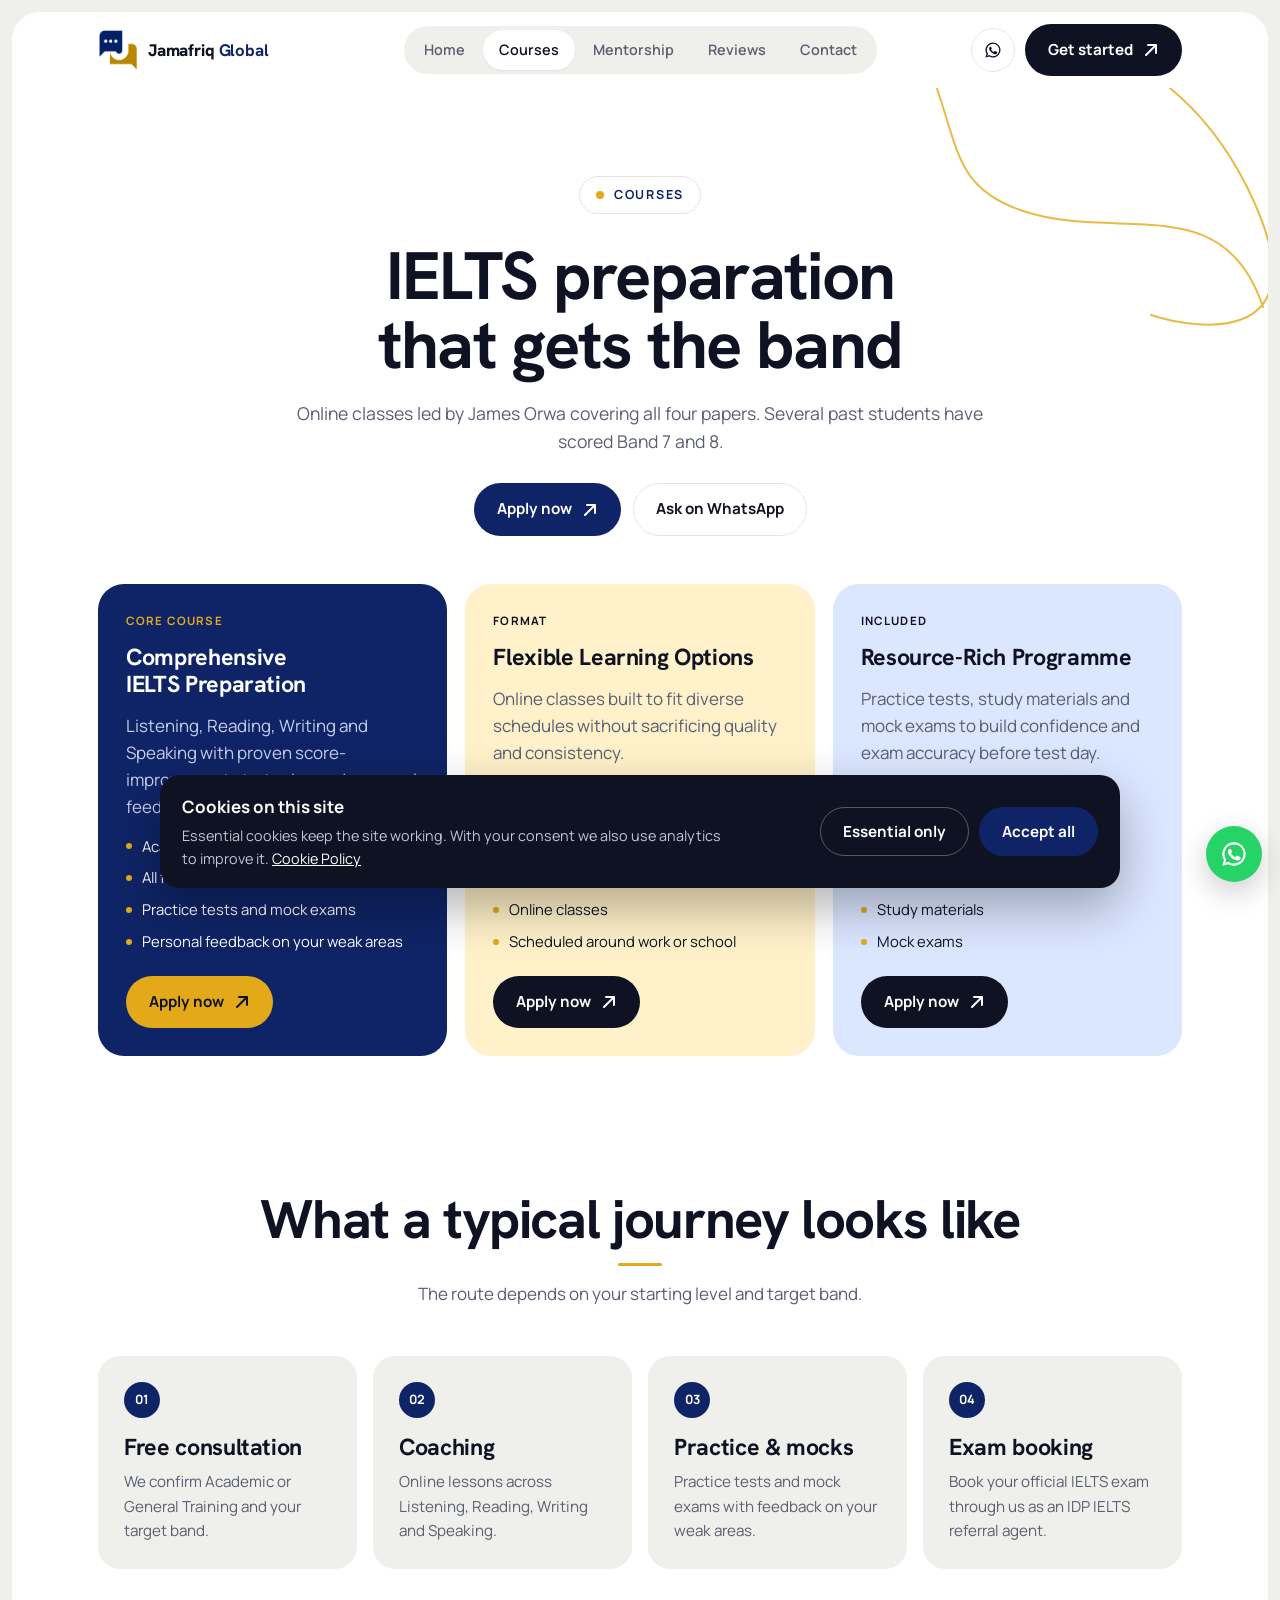
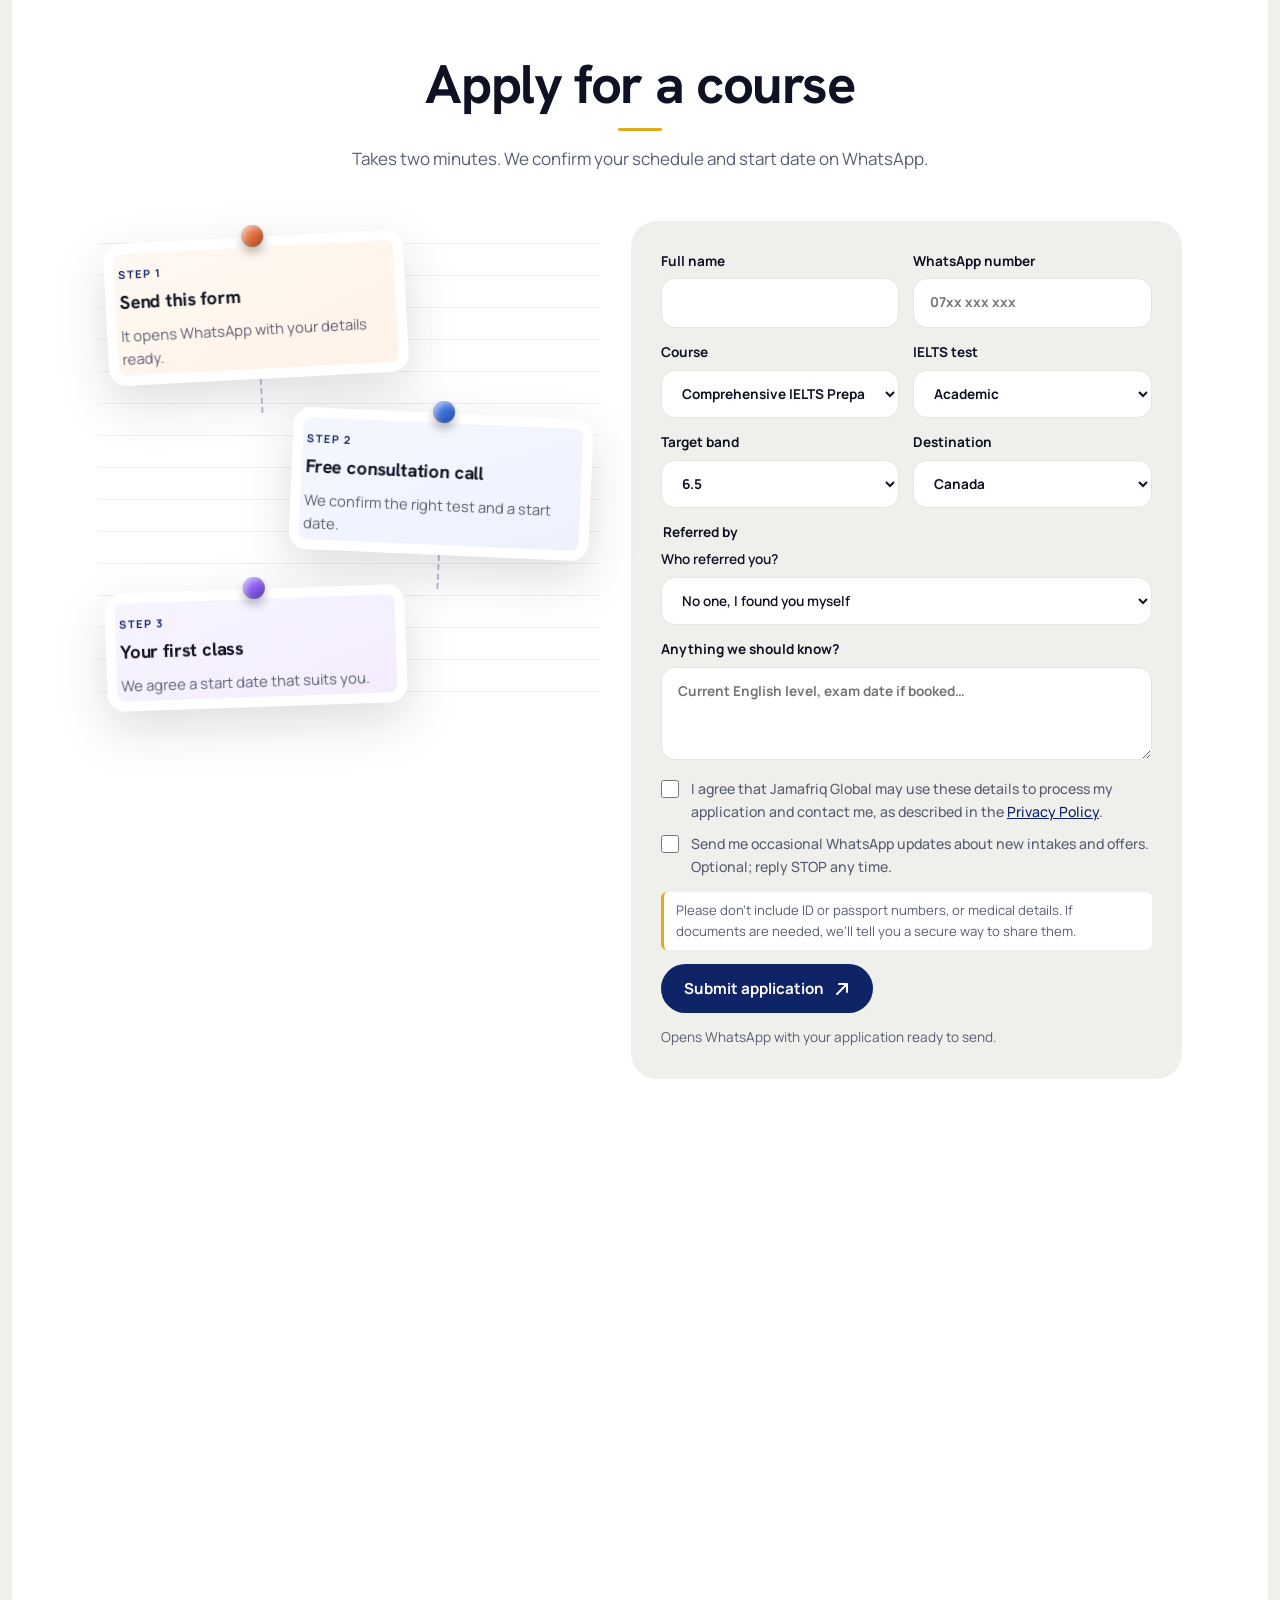
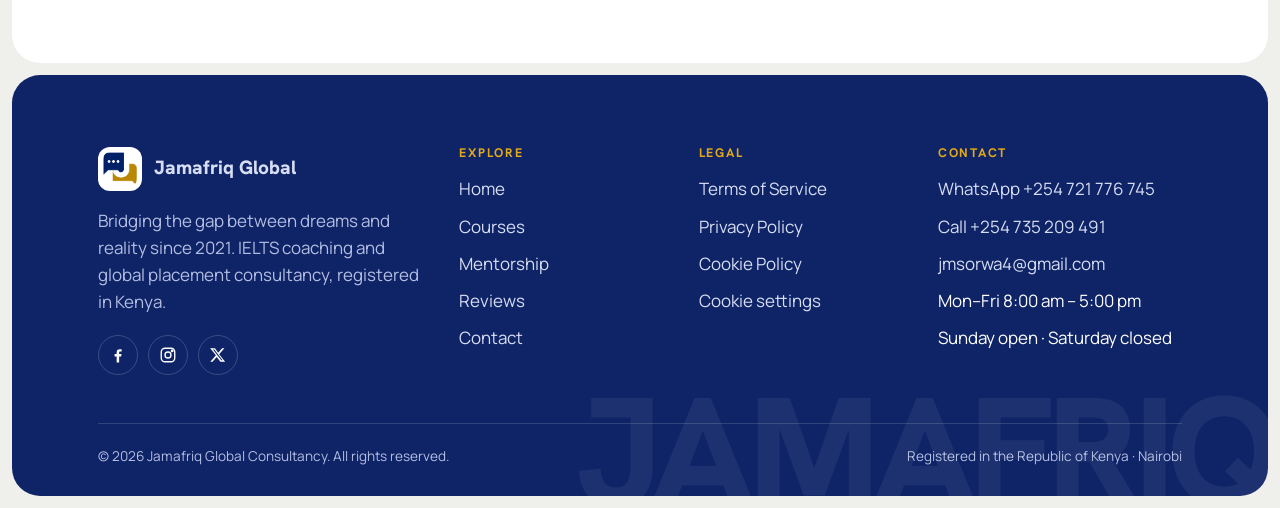
<file: courses.html>
<!DOCTYPE html>
<html lang="en-KE">
<head>
<meta charset="utf-8">
<meta name="viewport" content="width=device-width, initial-scale=1">
<title>IELTS Preparation Courses in Kenya | Jamafriq Global</title>
<meta name="description" content="Online IELTS Academic and General Training coaching in Kenya with practice tests, mock exams and personal feedback. Classes fit around work or school. Apply today.">
<link rel="canonical" href="https://www.jamafriqglobal.com/courses.html">
<meta name="robots" content="index, follow, max-image-preview:large">
<meta name="theme-color" content="#0f2466">
<link rel="icon" href="assets/logo.png" type="image/png">
<link rel="apple-touch-icon" href="assets/logo.png">
<link rel="manifest" href="site.webmanifest">
<link rel="preload" href="assets/logo.png" as="image">
<meta name="author" content="Jamafriq Global Consultancy">
<meta name="geo.region" content="KE">
<meta name="geo.placename" content="Nairobi">
<meta property="og:type" content="website">
<meta property="og:site_name" content="Jamafriq Global Consultancy">
<meta property="og:title" content="IELTS Preparation Courses in Kenya | Jamafriq Global">
<meta property="og:description" content="Online IELTS Academic and General Training coaching in Kenya with practice tests, mock exams and personal feedback. Classes fit around work or school. Apply today.">
<meta property="og:url" content="https://www.jamafriqglobal.com/courses.html">
<meta property="og:locale" content="en_KE">
<meta property="og:image" content="https://www.jamafriqglobal.com/assets/og-image.jpg">
<meta property="og:image:width" content="1200">
<meta property="og:image:height" content="630">
<meta property="og:image:alt" content="Jamafriq Global Consultancy: IELTS coaching and global placement, Kenya">
<meta name="twitter:card" content="summary_large_image">
<meta name="twitter:title" content="IELTS Preparation Courses in Kenya | Jamafriq Global">
<meta name="twitter:description" content="Online IELTS Academic and General Training coaching in Kenya with practice tests, mock exams and personal feedback. Classes fit around work or school. Apply today.">
<meta name="twitter:image" content="https://www.jamafriqglobal.com/assets/og-image.jpg">
<link rel="preload" href="assets/fonts/manrope.woff" as="font" type="font/woff" crossorigin>
<link rel="preload" href="assets/fonts/hanken-grotesk.woff" as="font" type="font/woff" crossorigin>
<link rel="stylesheet" href="css/site.css">
<script type="application/ld+json">
{"@context":"https://schema.org","@graph":[
 {"@type":["EducationalOrganization","LocalBusiness"],"@id":"https://www.jamafriqglobal.com/#org","name":"Jamafriq Global Consultancy","alternateName":"Jamafriq Global","url":"https://www.jamafriqglobal.com/","logo":"https://www.jamafriqglobal.com/assets/logo.png","foundingDate":"2021","telephone":["+254721776745","+254735209491"],"email":"jmsorwa4@gmail.com","areaServed":{"@type":"Country","name":"Kenya"},"address":{"@type":"PostalAddress","addressCountry":"KE"},"sameAs":["https://wa.me/254721776745"],
  "openingHoursSpecification":[{"@type":"OpeningHoursSpecification","dayOfWeek":["Monday","Tuesday","Wednesday","Thursday","Friday"],"opens":"08:00","closes":"17:00"},{"@type":"OpeningHoursSpecification","dayOfWeek":"Sunday","opens":"08:00","closes":"17:00"}]},
 {"@type":"WebSite","@id":"https://www.jamafriqglobal.com/#website","url":"https://www.jamafriqglobal.com/","name":"Jamafriq Global Consultancy","publisher":{"@id":"https://www.jamafriqglobal.com/#org"},"inLanguage":"en-KE"},
 {"@type":"WebPage","@id":"https://www.jamafriqglobal.com/courses.html","url":"https://www.jamafriqglobal.com/courses.html","name":"IELTS Preparation Courses in Kenya | Jamafriq Global","description":"Online IELTS Academic and General Training coaching in Kenya with practice tests, mock exams and personal feedback. Classes fit around work or school. Apply today.","isPartOf":{"@id":"https://www.jamafriqglobal.com/#website"},"about":{"@id":"https://www.jamafriqglobal.com/#org"},"inLanguage":"en-KE"},{"@type":"BreadcrumbList","itemListElement":[{"@type":"ListItem","position":1,"name":"Home","item":"https://www.jamafriqglobal.com/"},{"@type":"ListItem","position":2,"name":"Courses","item":"https://www.jamafriqglobal.com/courses.html"}]},{"@type":"Course","name":"Comprehensive IELTS Preparation","description":"Listening, Reading, Writing and Speaking with score-improvement strategies, practice tests, mock exams and personal feedback.","provider":{"@id":"https://www.jamafriqglobal.com/#org"},"hasCourseInstance":{"@type":"CourseInstance","courseMode":"online"}}
]}
</script>
</head>
<body>
<a class="skip" href="#main">Skip to content</a>
<div class="sheet">
<header class="site-header">
  <div class="wrap nav">
    <a class="brand" href="index.html" aria-label="Jamafriq Global home"><img src="assets/logo.png" alt="" width="40" height="40" fetchpriority="high" decoding="async"><span>Jamafriq <b>Global</b></span></a>
    <ul class="pillnav" id="menu">
      <li><a href="index.html">Home</a></li><li><a href="courses.html" aria-current="page">Courses</a></li><li><a href="mentorship.html">Mentorship</a></li><li><a href="reviews.html">Reviews</a></li><li><a href="contact.html">Contact</a></li>
      <li class="m-only"><a class="btn btn-navy" href="contact.html">Book a free consultation <svg viewBox="0 0 16 16" fill="none" stroke="currentColor" stroke-width="2" stroke-linecap="round" stroke-linejoin="round" aria-hidden="true"><path d="M3 13 13 3M5 3h8v8"/></svg></a></li>
      <li class="m-only"><a class="btn btn-ghost" href="https://wa.me/254721776745" rel="noopener"><svg viewBox="0 0 24 24" fill="currentColor" aria-hidden="true"><path d="M12 2a10 10 0 0 0-8.6 15.1L2 22l5-1.3A10 10 0 1 0 12 2zm0 18.2a8.2 8.2 0 0 1-4.2-1.2l-.3-.2-3 .8.8-2.9-.2-.3A8.2 8.2 0 1 1 12 20.2zm4.5-6.1c-.2-.1-1.5-.7-1.7-.8s-.4-.1-.6.1-.6.8-.8 1-.3.2-.5.1a6.7 6.7 0 0 1-3.3-2.9c-.3-.4.2-.4.7-1.3.1-.2 0-.3 0-.4l-.8-1.8c-.2-.5-.4-.4-.6-.4h-.5a1 1 0 0 0-.7.3 3 3 0 0 0-.9 2.2 5.2 5.2 0 0 0 1.1 2.8 12 12 0 0 0 4.6 4c1.7.7 2.3.8 3.2.6a2.7 2.7 0 0 0 1.8-1.3 2.2 2.2 0 0 0 .2-1.3c-.1-.1-.3-.2-.5-.3z"/></svg> WhatsApp +254 721 776 745</a></li>
    </ul>
    <div class="nav-right">
      <a class="icon-btn" href="https://wa.me/254721776745" rel="noopener" aria-label="Chat on WhatsApp"><svg viewBox="0 0 24 24" fill="currentColor" aria-hidden="true"><path d="M12 2a10 10 0 0 0-8.6 15.1L2 22l5-1.3A10 10 0 1 0 12 2zm0 18.2a8.2 8.2 0 0 1-4.2-1.2l-.3-.2-3 .8.8-2.9-.2-.3A8.2 8.2 0 1 1 12 20.2zm4.5-6.1c-.2-.1-1.5-.7-1.7-.8s-.4-.1-.6.1-.6.8-.8 1-.3.2-.5.1a6.7 6.7 0 0 1-3.3-2.9c-.3-.4.2-.4.7-1.3.1-.2 0-.3 0-.4l-.8-1.8c-.2-.5-.4-.4-.6-.4h-.5a1 1 0 0 0-.7.3 3 3 0 0 0-.9 2.2 5.2 5.2 0 0 0 1.1 2.8 12 12 0 0 0 4.6 4c1.7.7 2.3.8 3.2.6a2.7 2.7 0 0 0 1.8-1.3 2.2 2.2 0 0 0 .2-1.3c-.1-.1-.3-.2-.5-.3z"/></svg></a>
      <a class="btn btn-dark" href="contact.html">Get started <svg viewBox="0 0 16 16" fill="none" stroke="currentColor" stroke-width="2" stroke-linecap="round" stroke-linejoin="round" aria-hidden="true"><path d="M3 13 13 3M5 3h8v8"/></svg></a>
      <button class="menu-btn" id="menuBtn" aria-expanded="false" aria-controls="menu" aria-label="Open menu"><span class="bar"></span><span class="bar"></span><span class="bar"></span></button>
    </div>
  </div>
</header>
<div class="notice" id="notice" role="region" aria-label="Announcements" hidden><div class="wrap">
  <span class="item" data-until="2026-12-01T00:00:00+03:00"><i></i><span>November offer: book your official IELTS exam through us for KES 32,000.</span><a href="courses.html#apply">Apply</a><em class="left"></em></span>
  <span class="item" data-until="2026-11-21T20:00:00+03:00"><i></i><span>Mentorship programme starts Sat 21 Nov, 8 PM.</span><a href="mentorship.html">Register</a><em class="left"></em></span>
  <button class="close" id="noticeClose" type="button" aria-label="Dismiss announcements">×</button>
</div></div>
<main id="main">

<section class="page-hero"><svg class="squiggle" viewBox="0 0 600 500" fill="none" xmlns="http://www.w3.org/2000/svg" aria-hidden="true"><path d="M20 40c120 180 60 260 180 300s250-30 300 120M60 10c160 120 320 100 420 300s-60 180-120 160" stroke="currentColor" stroke-width="2.5" stroke-linecap="round"/></svg><div class="wrap"><span class="eyebrow"><i></i>Courses</span><h1>IELTS preparation<br>that gets the band</h1><p class="lede">Online classes led by James Orwa covering all four papers. Several past students have scored Band 7 and 8.</p><div class="cta-row" style="margin-top:28px"><a class="btn btn-navy" href="#apply">Apply now <svg viewBox="0 0 16 16" fill="none" stroke="currentColor" stroke-width="2" stroke-linecap="round" stroke-linejoin="round" aria-hidden="true"><path d="M3 13 13 3M5 3h8v8"/></svg></a><a class="btn btn-ghost" href="https://wa.me/254721776745" rel="noopener">Ask on WhatsApp</a></div></div></section>
<section style="padding-top:0">
  <div class="wrap">
    <div class="courses">
      <article class="course navy"><span class="tag">Core course</span><h3>Comprehensive IELTS Preparation</h3><p>Listening, Reading, Writing and Speaking with proven score-improvement strategies and personal feedback on every task.</p><ul><li>Academic or General Training</li><li>All four papers covered</li><li>Practice tests and mock exams</li><li>Personal feedback on your weak areas</li></ul><a class="btn btn-gold" href="#apply">Apply now <svg viewBox="0 0 16 16" fill="none" stroke="currentColor" stroke-width="2" stroke-linecap="round" stroke-linejoin="round" aria-hidden="true"><path d="M3 13 13 3M5 3h8v8"/></svg></a></article>
      <article class="course sun"><span class="tag">Format</span><h3>Flexible Learning Options</h3><p>Online classes built to fit diverse schedules without sacrificing quality and consistency.</p><ul><li>Online classes</li><li>Scheduled around work or school</li></ul><a class="btn btn-dark" href="#apply">Apply now <svg viewBox="0 0 16 16" fill="none" stroke="currentColor" stroke-width="2" stroke-linecap="round" stroke-linejoin="round" aria-hidden="true"><path d="M3 13 13 3M5 3h8v8"/></svg></a></article>
      <article class="course sky"><span class="tag">Included</span><h3>Resource-Rich Programme</h3><p>Practice tests, study materials and mock exams to build confidence and exam accuracy before test day.</p><ul><li>Practice tests</li><li>Study materials</li><li>Mock exams</li></ul><a class="btn btn-dark" href="#apply">Apply now <svg viewBox="0 0 16 16" fill="none" stroke="currentColor" stroke-width="2" stroke-linecap="round" stroke-linejoin="round" aria-hidden="true"><path d="M3 13 13 3M5 3h8v8"/></svg></a></article>
    </div>
  </div>
</section>
<section style="padding-top:0">
  <div class="wrap">
    <div class="offer" data-until="2026-12-01T00:00:00+03:00"><div><span class="tag">November offer · 1–30 Nov 2026</span><h3>Official IELTS exam booking through us: KES 32,000</h3><p>Register for the November intake and book your official IELTS exam with us this month. In partnership with IDP IELTS as a referral agent. Valid for November only.</p></div><a class="btn btn-gold" href="#apply">Register now <svg viewBox="0 0 16 16" fill="none" stroke="currentColor" stroke-width="2" stroke-linecap="round" stroke-linejoin="round" aria-hidden="true"><path d="M3 13 13 3M5 3h8v8"/></svg></a></div>
    <div class="sec-head" style="margin-top:48px"><h2>What a typical journey looks like</h2><p>The route depends on your starting level and target band.</p></div>
    <div class="steps">
      <div class="step"><h3>Free consultation</h3><p>We confirm Academic or General Training and your target band.</p></div>
      <div class="step"><h3>Coaching</h3><p>Online lessons across Listening, Reading, Writing and Speaking.</p></div>
      <div class="step"><h3>Practice &amp; mocks</h3><p>Practice tests and mock exams with feedback on your weak areas.</p></div>
      <div class="step"><h3>Exam booking</h3><p>Book your official IELTS exam through us as an IDP IELTS referral agent.</p></div>
    </div>
  </div>
</section>
<section id="apply" style="padding-top:0"><div class="wrap">
  <div class="sec-head"><h2>Apply for a course</h2><p>Takes two minutes. We confirm your schedule and start date on WhatsApp.</p></div>
  <div class="contact-grid">
    <div class="notes" aria-label="How applying works">
      <div class="note n1"><span class="pin"></span><div class="paper"><small>Step 1</small><b>Send this form</b><p>It opens WhatsApp with your details ready.</p></div></div>
      <div class="note n2"><span class="pin"></span><div class="paper"><small>Step 2</small><b>Free consultation call</b><p>We confirm the right test and a start date.</p></div></div>
      <div class="note n3"><span class="pin"></span><div class="paper"><small>Step 3</small><b>Your first class</b><p>We agree a start date that suits you.</p></div></div>
    </div>
    <form class="form" id="appForm" novalidate>
      <div class="two"><label for="a-name">Full name<input id="a-name" name="name" type="text" maxlength="100" autocomplete="name" required></label><label for="a-phone">WhatsApp number<input id="a-phone" name="phone" type="tel" inputmode="tel" maxlength="20" autocomplete="tel" placeholder="07xx xxx xxx" required></label></div>
      <div class="two">
        <label for="a-course">Course<select id="a-course" name="course"><option>Comprehensive IELTS Preparation</option><option>Flexible Learning Options</option><option>Resource-Rich Programme</option></select></label>
        <label for="a-test">IELTS test<select id="a-test" name="test"><option>Academic</option><option>General Training</option><option>Not sure yet</option></select></label>
      </div>
      <div class="two">
        <label for="a-target">Target band<select id="a-target" name="target"><option>6.5</option><option>7.0</option><option>7.5</option><option>8.0+</option></select></label>
        <label for="a-country">Destination<select id="a-country" name="country"><option>Canada</option><option>United Kingdom</option><option>United States</option><option>Australia</option><option>Germany</option><option>Poland</option><option>Ireland</option><option>New Zealand</option><option>Undecided</option><option value="other">Other</option></select></label>
      </div>
      <label for="a-country-other" id="w-country" hidden>Which country?<input id="a-country-other" name="countryOther" type="text" maxlength="100" placeholder="Country name"></label>
      <fieldset style="border:0;padding:0;margin:0;display:grid;gap:12px">
        <legend style="font-size:.85rem;font-weight:700;margin-bottom:6px">Referred by</legend>
        <label for="a-reftype" style="font-weight:600">Who referred you?<select id="a-reftype" name="reftype"><option value="none">No one, I found you myself</option><option value="alumni">A Jamafriq alumnus</option><option value="partner">One of your partners</option><option value="other">Someone else</option></select></label>
        <label for="a-alumni" id="w-alumni" hidden>Alumni name<input id="a-alumni" name="alumni" type="text" maxlength="100" placeholder="Name of the former student"></label>
        <label for="a-partner" id="w-partner" hidden>Partner<select id="a-partner" name="partner"><option>IDP IELTS Kenya</option><option>Macmillan Technical College</option><option>Maple Pathway College</option><option>Britannia Careers Hub</option><option>Aussie Skills Network</option><option>Global Visa Desk</option><option>EduBridge International</option><option>Poland Work Connect</option><option>GHIC</option><option>Carepoint</option><option>AMG Consulting</option><option>Binary Stack Solutions</option><option value="other">Another partner</option></select></label>
        <label for="a-partner-other" id="w-partner-other" hidden>Partner name<input id="a-partner-other" name="partnerOther" type="text" maxlength="100"></label>
        <label for="a-other" id="w-other" hidden>Their name<input id="a-other" name="other" type="text" maxlength="100"></label>
      </fieldset>
      <label for="a-msg">Anything we should know?<textarea maxlength="800" id="a-msg" name="message" rows="3" placeholder="Current English level, exam date if booked…"></textarea></label>
      <div class="checks"><label class="check" for="a-consent"><input id="a-consent" name="consent" type="checkbox" required><span>I agree that Jamafriq Global may use these details to process my application and contact me, as described in the <a href="privacy.html">Privacy Policy</a>.</span></label><label class="check" for="a-mk"><input id="a-mk" name="marketing" type="checkbox"><span>Send me occasional WhatsApp updates about new intakes and offers. Optional; reply STOP any time.</span></label></div>
      <p class="form-warn">Please don’t include ID or passport numbers, or medical details. If documents are needed, we’ll tell you a secure way to share them.</p>
      <button class="btn btn-navy" type="submit" style="justify-self:start">Submit application <svg viewBox="0 0 16 16" fill="none" stroke="currentColor" stroke-width="2" stroke-linecap="round" stroke-linejoin="round" aria-hidden="true"><path d="M3 13 13 3M5 3h8v8"/></svg></button>
      <p class="form-note">Opens WhatsApp with your application ready to send.</p>
      <p class="form-ok" id="appOk" role="status"></p>
    </form>
  </div>
</div></section>

</main>
<section style="padding-top:0">
  <div class="wrap">
    <div class="cta">
      <svg class="squiggle" viewBox="0 0 600 500" fill="none" xmlns="http://www.w3.org/2000/svg" aria-hidden="true"><path d="M20 40c120 180 60 260 180 300s250-30 300 120M60 10c160 120 320 100 420 300s-60 180-120 160" stroke="currentColor" stroke-width="2.5" stroke-linecap="round"/></svg>
      <h2>Your global journey starts with one conversation.</h2>
      <p>Free, no obligation. Tell us where you want to go and we will map the fastest route: the right IELTS test, the right institution or employer, the right visa.</p>
      <div class="cta-row"><a class="btn btn-gold" href="contact.html">Book a free consultation <svg viewBox="0 0 16 16" fill="none" stroke="currentColor" stroke-width="2" stroke-linecap="round" stroke-linejoin="round" aria-hidden="true"><path d="M3 13 13 3M5 3h8v8"/></svg></a><a class="btn btn-light" href="https://wa.me/254721776745" rel="noopener"><svg viewBox="0 0 24 24" fill="currentColor" aria-hidden="true"><path d="M12 2a10 10 0 0 0-8.6 15.1L2 22l5-1.3A10 10 0 1 0 12 2zm0 18.2a8.2 8.2 0 0 1-4.2-1.2l-.3-.2-3 .8.8-2.9-.2-.3A8.2 8.2 0 1 1 12 20.2zm4.5-6.1c-.2-.1-1.5-.7-1.7-.8s-.4-.1-.6.1-.6.8-.8 1-.3.2-.5.1a6.7 6.7 0 0 1-3.3-2.9c-.3-.4.2-.4.7-1.3.1-.2 0-.3 0-.4l-.8-1.8c-.2-.5-.4-.4-.6-.4h-.5a1 1 0 0 0-.7.3 3 3 0 0 0-.9 2.2 5.2 5.2 0 0 0 1.1 2.8 12 12 0 0 0 4.6 4c1.7.7 2.3.8 3.2.6a2.7 2.7 0 0 0 1.8-1.3 2.2 2.2 0 0 0 .2-1.3c-.1-.1-.3-.2-.5-.3z"/></svg> WhatsApp us</a></div>
    </div>
  </div>
</section>
</div>
<footer>
  <div class="wordmark" aria-hidden="true">JAMAFRIQ</div>
  <div class="wrap">
    <div class="foot-grid">
      <div>
        <a class="foot-brand" href="index.html"><img src="assets/logo.png" alt="" width="44" height="44">Jamafriq Global</a>
        <p>Bridging the gap between dreams and reality since 2021. IELTS coaching and global placement consultancy, registered in Kenya.</p>
        <div class="social"><a href="https://www.facebook.com/Jamafriq1" rel="noopener me" aria-label="Facebook" title="Facebook"><svg viewBox="0 0 24 24" fill="currentColor" aria-hidden="true"><path d="M13.5 22v-8h2.7l.4-3.2h-3.1V8.8c0-.9.3-1.6 1.6-1.6h1.7V4.4c-.3 0-1.3-.1-2.5-.1-2.5 0-4.1 1.5-4.1 4.2v2.3H7.4V14h2.8v8z"/></svg></a><a href="https://www.instagram.com/Jamafriq1" rel="noopener me" aria-label="Instagram" title="Instagram"><svg viewBox="0 0 24 24" fill="none" stroke="currentColor" stroke-width="1.8" aria-hidden="true"><rect x="3" y="3" width="18" height="18" rx="5"/><circle cx="12" cy="12" r="4"/><circle cx="17.5" cy="6.5" r="1" fill="currentColor"/></svg></a><a href="https://x.com/Jamafriq1" rel="noopener me" aria-label="X" title="X"><svg viewBox="0 0 24 24" fill="currentColor" aria-hidden="true"><path d="M17.5 3h3l-7 8 8 10h-6.3l-4.9-6.4L4.7 21h-3l7.5-8.6L1.5 3h6.4l4.4 5.9zm-1.1 16h1.7L7 4.7H5.2z"/></svg></a></div>
      </div>
      <div><h4>Explore</h4><ul><li><a href="index.html">Home</a></li><li><a href="courses.html">Courses</a></li><li><a href="mentorship.html">Mentorship</a></li><li><a href="reviews.html">Reviews</a></li><li><a href="contact.html">Contact</a></li></ul></div>
      <div><h4>Legal</h4><ul><li><a href="terms.html">Terms of Service</a></li><li><a href="privacy.html">Privacy Policy</a></li><li><a href="cookies.html">Cookie Policy</a></li><li><a href="#" id="cookieSettings">Cookie settings</a></li></ul></div>
      <div><h4>Contact</h4><ul><li><a href="https://wa.me/254721776745" rel="noopener">WhatsApp +254 721 776 745</a></li><li><a href="tel:+254735209491">Call +254 735 209 491</a></li><li><a href="mailto:jmsorwa4@gmail.com">jmsorwa4@gmail.com</a></li><li>Mon–Fri 8:00 am – 5:00 pm</li><li>Sunday open · Saturday closed</li></ul></div>
    </div>
    <div class="foot-bottom"><span>© 2026 Jamafriq Global Consultancy. All rights reserved.</span><span>Registered in the Republic of Kenya · Nairobi</span></div>
  </div>
</footer>
<a class="wa-float" href="https://wa.me/254721776745" rel="noopener" aria-label="Chat on WhatsApp"><svg viewBox="0 0 24 24" fill="currentColor" aria-hidden="true"><path d="M12 2a10 10 0 0 0-8.6 15.1L2 22l5-1.3A10 10 0 1 0 12 2zm0 18.2a8.2 8.2 0 0 1-4.2-1.2l-.3-.2-3 .8.8-2.9-.2-.3A8.2 8.2 0 1 1 12 20.2zm4.5-6.1c-.2-.1-1.5-.7-1.7-.8s-.4-.1-.6.1-.6.8-.8 1-.3.2-.5.1a6.7 6.7 0 0 1-3.3-2.9c-.3-.4.2-.4.7-1.3.1-.2 0-.3 0-.4l-.8-1.8c-.2-.5-.4-.4-.6-.4h-.5a1 1 0 0 0-.7.3 3 3 0 0 0-.9 2.2 5.2 5.2 0 0 0 1.1 2.8 12 12 0 0 0 4.6 4c1.7.7 2.3.8 3.2.6a2.7 2.7 0 0 0 1.8-1.3 2.2 2.2 0 0 0 .2-1.3c-.1-.1-.3-.2-.5-.3z"/></svg></a>
<div class="cookie" id="cookie" role="dialog" aria-labelledby="ck-h" aria-describedby="ck-p" hidden>
  <div class="cookie-in">
    <div><b id="ck-h">Cookies on this site</b><p id="ck-p">Essential cookies keep the site working. With your consent we also use analytics to improve it. <a href="cookies.html">Cookie Policy</a></p></div>
    <div class="cookie-btns"><button class="btn btn-ghost" id="ck-ess" type="button">Essential only</button><button class="btn btn-navy" id="ck-all" type="button">Accept all</button></div>
  </div>
</div>
<script>
(function(){
  function say(el,msg,err){el.style.display='block';el.classList.toggle('err',!!err);if(err){el.textContent=msg;}else{el.innerHTML=msg;}}
  function okPhone(p){var d=p.replace(/\D/g,'');return d.length>=9&&d.length<=15;}
  function gate(fm,el){var c=fm.querySelector('[name=consent]');if(c&&!c.checked){say(el,'Please tick the consent box to continue.',1);c.focus();return true;}
    var bt=fm.querySelector('[type=submit]');if(bt.disabled)return true;bt.disabled=true;setTimeout(function(){bt.disabled=false;},2500);return false;}
  function mk(fm){var m=fm.querySelector('[name=marketing]');return m?' WhatsApp updates: '+(m.checked?'yes':'no')+'.':'';}
  function link(t,label){return '<a class="btn btn-navy wa-go" href="https://wa.me/254721776745?text='+encodeURIComponent(t)+'" rel="noopener">'+label+'</a>';}
  var b=document.getElementById('menuBtn'),m=document.getElementById('menu');
  if(b){b.addEventListener('click',function(){var o=m.classList.toggle('open');b.setAttribute('aria-expanded',o?'true':'false');document.body.classList.toggle('menu-open',o);});
    m.addEventListener('click',function(e){if(e.target.closest('a')){m.classList.remove('open');b.setAttribute('aria-expanded','false');document.body.classList.remove('menu-open');}});
    document.addEventListener('keydown',function(e){if(e.key==='Escape'&&m.classList.contains('open')){b.click();}});}
  var rt=document.getElementById('a-reftype');
  if(rt){var ps=document.getElementById('a-partner'),cs2=document.getElementById('a-country');
    var sh=function(){['alumni','partner','other'].forEach(function(k){document.getElementById('w-'+k).hidden=(rt.value!==k);});document.getElementById('w-partner-other').hidden=!(rt.value==='partner'&&ps.value==='other');};
    rt.addEventListener('change',sh);ps.addEventListener('change',sh);sh();
    var shc=function(){document.getElementById('w-country').hidden=(cs2.value!=='other');};cs2.addEventListener('change',shc);shc();
    var af=document.getElementById('appForm'),ao=document.getElementById('appOk');
    af.addEventListener('submit',function(e){e.preventDefault();var n=af.name.value.trim(),p=af.phone.value.trim();
      if(!n||!okPhone(p)){say(ao,'Please add your name and a valid WhatsApp number.',1);return;}
      if(gate(af,ao))return;
      var ref={none:'none',alumni:'alumnus '+af.alumni.value.trim(),partner:'partner '+(af.partner.value==='other'?af.partnerOther.value.trim():af.partner.value),other:af.other.value.trim()}[rt.value];
      var dest=af.country.value==='other'?af.countryOther.value.trim():af.country.value;
      var t='Course application. Name: '+n+' ('+p+'). Course: '+af.course.value+'. Test: '+af.test.value+'. Target band: '+af.target.value+'. Destination: '+dest+'. Referred by: '+ref+'. Notes: '+af.message.value.trim()+mk(af);
      say(ao,'Your application is ready. Tap below to send it on WhatsApp.<br>'+link(t,'Open WhatsApp →'));});}
  var now=Date.now();
  document.querySelectorAll('[data-until]').forEach(function(el){var t=Date.parse(el.dataset.until);if(!isNaN(t)&&now>=t){el.hidden=true;}});
  var nb=document.getElementById('notice');
  if(nb){var dismissed=false;try{dismissed=sessionStorage.getItem('jg-notice')==='1';}catch(e){}
    nb.querySelectorAll('.item:not([hidden])').forEach(function(it){var ms=Date.parse(it.dataset.until)-now,d=Math.ceil(ms/86400000),em=it.querySelector('.left');
      if(em){em.textContent=d>1?d+' days left':(ms>3600000?Math.ceil(ms/3600000)+' hours left':'Ends today');}});
    var live=nb.querySelectorAll('.item:not([hidden])').length;nb.hidden=!live||dismissed;
    document.getElementById('noticeClose').addEventListener('click',function(){nb.hidden=true;try{sessionStorage.setItem('jg-notice','1');}catch(e){}});}
  var ck=document.getElementById('cookie');
  function ckGet(){try{return localStorage.getItem('jg-consent');}catch(e){return null;}}
  function ckSet(v){try{localStorage.setItem('jg-consent',v);}catch(e){}ck.hidden=true;document.documentElement.dataset.consent=v;}
  if(ck){if(!ckGet()){ck.hidden=false;}else{document.documentElement.dataset.consent=ckGet();}
    document.getElementById('ck-all').addEventListener('click',function(){ckSet('all');});
    document.getElementById('ck-ess').addEventListener('click',function(){ckSet('essential');});
    var cs=document.getElementById('cookieSettings');if(cs){cs.addEventListener('click',function(e){e.preventDefault();ck.hidden=false;ck.scrollIntoView({block:'end'});});}}
  var nums=document.querySelectorAll('[data-to]');
  if(nums.length&&'IntersectionObserver' in window){var io=new IntersectionObserver(function(es){es.forEach(function(en){if(!en.isIntersecting)return;var el=en.target;io.unobserve(el);
    var to=+el.dataset.to,from=+(el.dataset.from||0),suf=el.dataset.suffix||'',t0=null,D=1600;
    var step=function(ts){if(!t0)t0=ts;var p=Math.min((ts-t0)/D,1);p=1-Math.pow(1-p,3);el.textContent=Math.round(from+(to-from)*p)+suf;if(p<1)requestAnimationFrame(step);};
    requestAnimationFrame(step);});},{threshold:.4});nums.forEach(function(n){io.observe(n);});}
  var rf=document.getElementById('revForm');
  if(rf){var ro=document.getElementById('revOk');rf.addEventListener('submit',function(e){e.preventDefault();var n=rf.name.value.trim(),x=rf.text.value.trim();
    if(!n||!x){say(ro,'Please add your name and your review.',1);return;}
    if(gate(rf,ro))return;
    var t='New review from '+n+(rf.band.value?' (Band '+rf.band.value+')':'')+'. Service: '+rf.course.value+'. Review: "'+x+'"';
    say(ro,'Thank you! Tap below to send your review on WhatsApp.<br>'+link(t,'Open WhatsApp →'));});}
  var f=document.getElementById('leadForm');
  if(f){var ok=document.getElementById('formOk');
    var pre={'study-abroad':['Study abroad placement','Tell us your preferred country and course and we will shortlist institutions.'],'work-abroad':['Work abroad placement','Tell us your profession and preferred country and we will match you with employers.'],'visa':['Visa assistance','Tell us which visa you are applying for and where you are in the process.'],'pre-departure':['Pre-departure briefing','Tell us your destination and travel date.'],'scholarship':['Scholarship guidance','Tell us your course, level and preferred country.'],'ielts':['IELTS preparation','Tell us your target band and test date if booked.'],'mentorship':['Mentorship programme','Parent or guardian: tell us the participant’s age range and what they hope to gain.']};
    var key=(location.hash||'').replace('#','')||new URLSearchParams(location.search).get('service')||'';
    if(pre[key]){f.goal.value=key;document.getElementById('formTitle').textContent=pre[key][0];document.getElementById('formSub').textContent=pre[key][1];f.subject.placeholder=pre[key][0]+': ';setTimeout(function(){f.subject.focus();},200);}
    f.goal.addEventListener('change',function(){var k=f.goal.value;if(pre[k]){document.getElementById('formTitle').textContent=pre[k][0];document.getElementById('formSub').textContent=pre[k][1];}else{document.getElementById('formTitle').textContent='Send an enquiry';document.getElementById('formSub').textContent='Choose a service and tell us your goal.';}});f.addEventListener('submit',function(e){e.preventDefault();
    var n=f.name.value.trim(),p=f.phone.value.trim();
    if(!n||!okPhone(p)){say(ok,'Please add your name and a valid WhatsApp number.',1);return;}
    if(gate(f,ok))return;
    var t='Hello Jamafriq Global, my name is '+n+' ('+p+'). Service: '+f.goal.options[f.goal.selectedIndex].text+'. Subject: '+(f.subject?f.subject.value.trim():'')+'. Start: '+(f.when?f.when.value:'')+'. '+f.message.value.trim()+mk(f);
    say(ok,'Your enquiry is ready. Tap below to send it on WhatsApp.<br>'+link(t,'Open WhatsApp →'));});}
})();
</script>
</body>
</html>
</file>
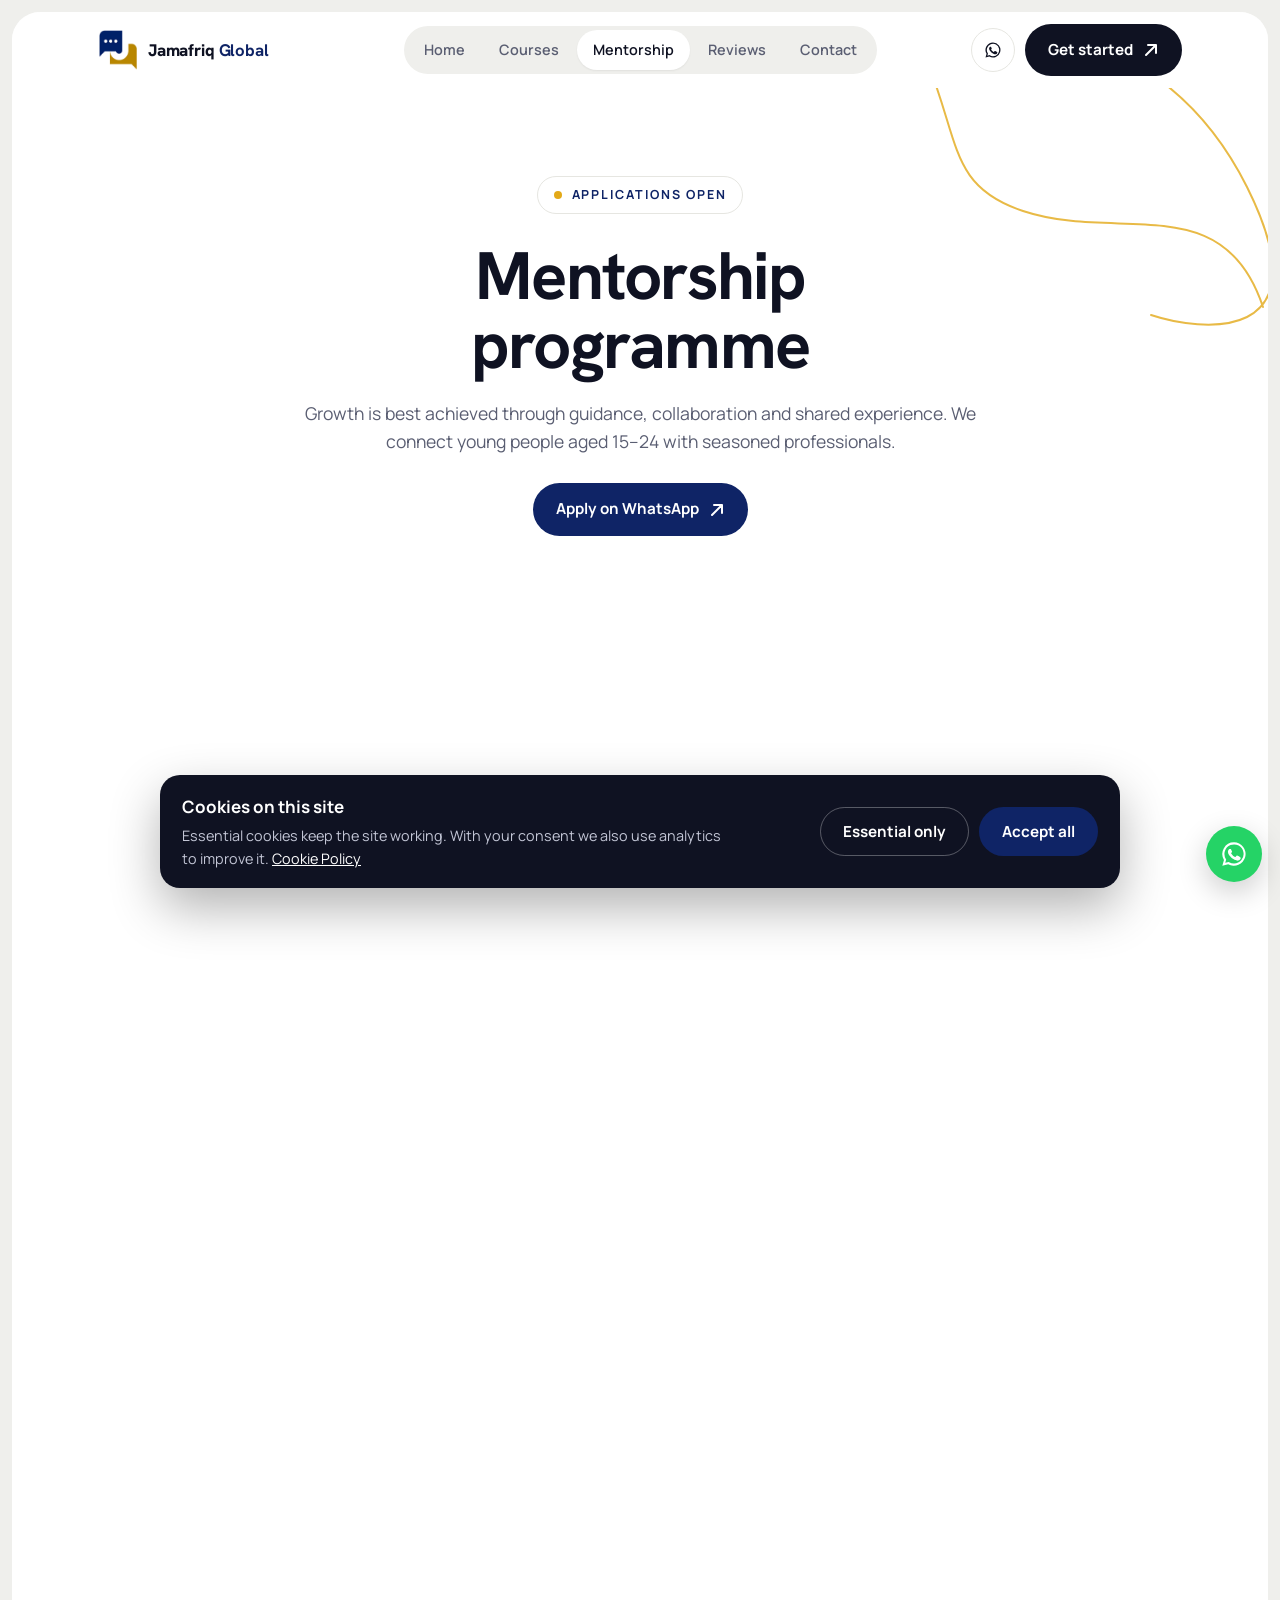
<file: mentorship.html>
<!DOCTYPE html>
<html lang="en-KE">
<head>
<meta charset="utf-8">
<meta name="viewport" content="width=device-width, initial-scale=1">
<title>Youth Mentorship Programme (Ages 15–24) | Jamafriq Global</title>
<meta name="description" content="Five-day online mentorship programme for young Kenyans aged 15 to 24: purpose, character, finances, leadership and choices, led by a psychologist, a professor, a CPA and an educator. KES 500 per session.">
<link rel="canonical" href="https://www.jamafriqglobal.com/mentorship.html">
<meta name="robots" content="index, follow, max-image-preview:large">
<meta name="theme-color" content="#0f2466">
<link rel="icon" href="assets/logo.png" type="image/png">
<link rel="apple-touch-icon" href="assets/logo.png">
<link rel="manifest" href="site.webmanifest">
<link rel="preload" href="assets/logo.png" as="image">
<meta name="author" content="Jamafriq Global Consultancy">
<meta name="geo.region" content="KE">
<meta name="geo.placename" content="Nairobi">
<meta property="og:type" content="website">
<meta property="og:site_name" content="Jamafriq Global Consultancy">
<meta property="og:title" content="Youth Mentorship Programme (Ages 15–24) | Jamafriq Global">
<meta property="og:description" content="Five-day online mentorship programme for young Kenyans aged 15 to 24: purpose, character, finances, leadership and choices, led by a psychologist, a professor, a CPA and an educator. KES 500 per session.">
<meta property="og:url" content="https://www.jamafriqglobal.com/mentorship.html">
<meta property="og:locale" content="en_KE">
<meta property="og:image" content="https://www.jamafriqglobal.com/assets/og-image.jpg">
<meta property="og:image:width" content="1200">
<meta property="og:image:height" content="630">
<meta property="og:image:alt" content="Jamafriq Global Consultancy: IELTS coaching and global placement, Kenya">
<meta name="twitter:card" content="summary_large_image">
<meta name="twitter:title" content="Youth Mentorship Programme (Ages 15–24) | Jamafriq Global">
<meta name="twitter:description" content="Five-day online mentorship programme for young Kenyans aged 15 to 24: purpose, character, finances, leadership and choices, led by a psychologist, a professor, a CPA and an educator. KES 500 per session.">
<meta name="twitter:image" content="https://www.jamafriqglobal.com/assets/og-image.jpg">
<link rel="preload" href="assets/fonts/manrope.woff" as="font" type="font/woff" crossorigin>
<link rel="preload" href="assets/fonts/hanken-grotesk.woff" as="font" type="font/woff" crossorigin>
<link rel="stylesheet" href="css/site.css">
<script type="application/ld+json">
{"@context":"https://schema.org","@graph":[
 {"@type":["EducationalOrganization","LocalBusiness"],"@id":"https://www.jamafriqglobal.com/#org","name":"Jamafriq Global Consultancy","alternateName":"Jamafriq Global","url":"https://www.jamafriqglobal.com/","logo":"https://www.jamafriqglobal.com/assets/logo.png","foundingDate":"2021","telephone":["+254721776745","+254735209491"],"email":"jmsorwa4@gmail.com","areaServed":{"@type":"Country","name":"Kenya"},"address":{"@type":"PostalAddress","addressCountry":"KE"},"sameAs":["https://wa.me/254721776745"],
  "openingHoursSpecification":[{"@type":"OpeningHoursSpecification","dayOfWeek":["Monday","Tuesday","Wednesday","Thursday","Friday"],"opens":"08:00","closes":"17:00"},{"@type":"OpeningHoursSpecification","dayOfWeek":"Sunday","opens":"08:00","closes":"17:00"}]},
 {"@type":"WebSite","@id":"https://www.jamafriqglobal.com/#website","url":"https://www.jamafriqglobal.com/","name":"Jamafriq Global Consultancy","publisher":{"@id":"https://www.jamafriqglobal.com/#org"},"inLanguage":"en-KE"},
 {"@type":"WebPage","@id":"https://www.jamafriqglobal.com/mentorship.html","url":"https://www.jamafriqglobal.com/mentorship.html","name":"Youth Mentorship Programme (Ages 15–24) | Jamafriq Global","description":"Five-day online mentorship programme for young Kenyans aged 15 to 24: purpose, character, finances, leadership and choices, led by a psychologist, a professor, a CPA and an educator. KES 500 per session.","isPartOf":{"@id":"https://www.jamafriqglobal.com/#website"},"about":{"@id":"https://www.jamafriqglobal.com/#org"},"inLanguage":"en-KE"},{"@type":"BreadcrumbList","itemListElement":[{"@type":"ListItem","position":1,"name":"Home","item":"https://www.jamafriqglobal.com/"},{"@type":"ListItem","position":2,"name":"Mentorship","item":"https://www.jamafriqglobal.com/mentorship.html"}]}
]}
</script>
</head>
<body>
<a class="skip" href="#main">Skip to content</a>
<div class="sheet">
<header class="site-header">
  <div class="wrap nav">
    <a class="brand" href="index.html" aria-label="Jamafriq Global home"><img src="assets/logo.png" alt="" width="40" height="40" fetchpriority="high" decoding="async"><span>Jamafriq <b>Global</b></span></a>
    <ul class="pillnav" id="menu">
      <li><a href="index.html">Home</a></li><li><a href="courses.html">Courses</a></li><li><a href="mentorship.html" aria-current="page">Mentorship</a></li><li><a href="reviews.html">Reviews</a></li><li><a href="contact.html">Contact</a></li>
      <li class="m-only"><a class="btn btn-navy" href="contact.html">Book a free consultation <svg viewBox="0 0 16 16" fill="none" stroke="currentColor" stroke-width="2" stroke-linecap="round" stroke-linejoin="round" aria-hidden="true"><path d="M3 13 13 3M5 3h8v8"/></svg></a></li>
      <li class="m-only"><a class="btn btn-ghost" href="https://wa.me/254721776745" rel="noopener"><svg viewBox="0 0 24 24" fill="currentColor" aria-hidden="true"><path d="M12 2a10 10 0 0 0-8.6 15.1L2 22l5-1.3A10 10 0 1 0 12 2zm0 18.2a8.2 8.2 0 0 1-4.2-1.2l-.3-.2-3 .8.8-2.9-.2-.3A8.2 8.2 0 1 1 12 20.2zm4.5-6.1c-.2-.1-1.5-.7-1.7-.8s-.4-.1-.6.1-.6.8-.8 1-.3.2-.5.1a6.7 6.7 0 0 1-3.3-2.9c-.3-.4.2-.4.7-1.3.1-.2 0-.3 0-.4l-.8-1.8c-.2-.5-.4-.4-.6-.4h-.5a1 1 0 0 0-.7.3 3 3 0 0 0-.9 2.2 5.2 5.2 0 0 0 1.1 2.8 12 12 0 0 0 4.6 4c1.7.7 2.3.8 3.2.6a2.7 2.7 0 0 0 1.8-1.3 2.2 2.2 0 0 0 .2-1.3c-.1-.1-.3-.2-.5-.3z"/></svg> WhatsApp +254 721 776 745</a></li>
    </ul>
    <div class="nav-right">
      <a class="icon-btn" href="https://wa.me/254721776745" rel="noopener" aria-label="Chat on WhatsApp"><svg viewBox="0 0 24 24" fill="currentColor" aria-hidden="true"><path d="M12 2a10 10 0 0 0-8.6 15.1L2 22l5-1.3A10 10 0 1 0 12 2zm0 18.2a8.2 8.2 0 0 1-4.2-1.2l-.3-.2-3 .8.8-2.9-.2-.3A8.2 8.2 0 1 1 12 20.2zm4.5-6.1c-.2-.1-1.5-.7-1.7-.8s-.4-.1-.6.1-.6.8-.8 1-.3.2-.5.1a6.7 6.7 0 0 1-3.3-2.9c-.3-.4.2-.4.7-1.3.1-.2 0-.3 0-.4l-.8-1.8c-.2-.5-.4-.4-.6-.4h-.5a1 1 0 0 0-.7.3 3 3 0 0 0-.9 2.2 5.2 5.2 0 0 0 1.1 2.8 12 12 0 0 0 4.6 4c1.7.7 2.3.8 3.2.6a2.7 2.7 0 0 0 1.8-1.3 2.2 2.2 0 0 0 .2-1.3c-.1-.1-.3-.2-.5-.3z"/></svg></a>
      <a class="btn btn-dark" href="contact.html">Get started <svg viewBox="0 0 16 16" fill="none" stroke="currentColor" stroke-width="2" stroke-linecap="round" stroke-linejoin="round" aria-hidden="true"><path d="M3 13 13 3M5 3h8v8"/></svg></a>
      <button class="menu-btn" id="menuBtn" aria-expanded="false" aria-controls="menu" aria-label="Open menu"><span class="bar"></span><span class="bar"></span><span class="bar"></span></button>
    </div>
  </div>
</header>
<div class="notice" id="notice" role="region" aria-label="Announcements" hidden><div class="wrap">
  <span class="item" data-until="2026-12-01T00:00:00+03:00"><i></i><span>November offer: book your official IELTS exam through us for KES 32,000.</span><a href="courses.html#apply">Apply</a><em class="left"></em></span>
  <span class="item" data-until="2026-11-21T20:00:00+03:00"><i></i><span>Mentorship programme starts Sat 21 Nov, 8 PM.</span><a href="mentorship.html">Register</a><em class="left"></em></span>
  <button class="close" id="noticeClose" type="button" aria-label="Dismiss announcements">×</button>
</div></div>
<main id="main">

<section class="page-hero"><svg class="squiggle" viewBox="0 0 600 500" fill="none" xmlns="http://www.w3.org/2000/svg" aria-hidden="true"><path d="M20 40c120 180 60 260 180 300s250-30 300 120M60 10c160 120 320 100 420 300s-60 180-120 160" stroke="currentColor" stroke-width="2.5" stroke-linecap="round"/></svg><div class="wrap"><span class="eyebrow"><i></i>Applications open</span><h1>Mentorship<br>programme</h1><p class="lede">Growth is best achieved through guidance, collaboration and shared experience. We connect young people aged 15–24 with seasoned professionals.</p><div class="cta-row" style="margin-top:28px"><a class="btn btn-navy" href="https://wa.me/254721776745" rel="noopener">Apply on WhatsApp <svg viewBox="0 0 16 16" fill="none" stroke="currentColor" stroke-width="2" stroke-linecap="round" stroke-linejoin="round" aria-hidden="true"><path d="M3 13 13 3M5 3h8v8"/></svg></a></div></div></section>
<section style="padding-top:0"><div class="wrap">
  <div class="sec-head"><h2>What a participant gains</h2><p>Five evenings that give a young person direction, not just information.</p></div>
  <div class="dir-grid value-grid">
    <div class="vcard sun"><b>01</b><h3>Clarity of purpose</h3><p>A written personal vision and goals they can act on the week after the programme ends.</p></div>
    <div class="vcard sky"><b>02</b><h3>Guidance from four professionals</h3><p>A counselling psychologist, a university professor, a CPA entrepreneur and an educator, live, with time for questions.</p></div>
    <div class="vcard mint"><b>03</b><h3>Character and better choices</h3><p>Practical tools for friendships, lifestyle and money decisions, and why choices have consequences.</p></div>
    <div class="vcard peach"><b>04</b><h3>Leadership and communication</h3><p>Confidence to speak, lead and present themselves, at school, at work and abroad.</p></div>
    <div class="vcard lav"><b>05</b><h3>A mentor match</h3><p>Participants are matched with a mentor based on their career goals, skills and interests.</p></div>
    <div class="vcard sun"><b>06</b><h3>KES 500 per session</h3><p>Five online sessions for the price of one afternoon out. Pay by M-Pesa and join from anywhere in Kenya.</p></div>
  </div>
</div></section>
<section style="padding-top:0"><div class="wrap split">
  <div class="copy">
    <h2>Seeing beyond today</h2>
    <p style="margin-top:16px;color:var(--ink-2)">Theme: “Seeing Beyond Today: Building Purpose, Character, and a Brighter Future.” Inspired minds, strong character, bright futures.</p>
    <ul><li>Understand their purpose and potential</li><li>Develop a personal vision and goals</li><li>Build strong character and integrity</li><li>Make wiser friendship and lifestyle choices</li><li>Improve leadership and communication skills</li></ul>
    <h3 style="margin-top:32px">Our mission</h3>
    <ul><li>Empower the youth to reach their full potential</li><li>Build a culture of continuous learning and professional development</li><li>Strengthen leadership pipelines by nurturing future leaders</li></ul>
  </div>
  <aside class="panel" aria-labelledby="reg">
    <h3 id="reg" style="margin-bottom:20px">Register a participant</h3>
    <dl><dt>Format</dt><dd>5 online sessions</dd><dt>Ages</dt><dd>15–24</dd><dt>Fee</dt><dd>KES 500 per session</dd><dt>M-Pesa Paybill</dt><dd>400200</dd><dt>Account</dt><dd>40008129</dd></dl>
    <p class="note">After paying, send the participant’s name to <a href="https://wa.me/254721776745" rel="noopener">0721 776 745</a> on WhatsApp. The joining link is sent before the first session.</p>
    <a class="btn btn-dark" href="https://wa.me/254721776745" rel="noopener" style="margin-top:20px">Apply on WhatsApp <svg viewBox="0 0 16 16" fill="none" stroke="currentColor" stroke-width="2" stroke-linecap="round" stroke-linejoin="round" aria-hidden="true"><path d="M3 13 13 3M5 3h8v8"/></svg></a>
  </aside>
</div></section>
<section style="padding-top:0"><div class="wrap">
  <div class="sec-head"><h2>Session topics</h2><p>Five evenings, one theme each.</p></div>
  <div class="steps">
    <div class="step"><h3>Signal vs noise</h3><p>Defining success on your own terms.</p></div>
    <div class="step"><h3>Identity and purpose</h3><p>Understanding your potential and setting a personal vision.</p></div>
    <div class="step"><h3>Financial independence</h3><p>Responsibility, money habits and planning early.</p></div>
    <div class="step"><h3>Character and choices</h3><p>Rectitude, personality, and why choices have consequences.</p></div>
  </div>
</div></section>
<section style="padding-top:0"><div class="wrap">
  <div class="sec-head"><h2>Your facilitators</h2></div>
  <div class="facil">
    <article class="fcard"><span class="av">JO</span><h3>James Orwa</h3><span class="role">Founder, Jamafriq Global Consultancy</span><p>Passionate teacher and servant leader. BA English Literature (UoN), IELTS trainer, partner of IDP IELTS Kenya, Carepoint and AMG Consulting; over 8 years in life-transformation mentorship.</p></article>
    <article class="fcard"><span class="av">GA</span><h3>George Amollo, CPAK, ACCA</h3><span class="role">Entrepreneur and finance professional</span><p>BSc Applied Accounting; CPAK, ACCA, AKIB. Seasoned East African entrepreneur in financial consultancy, education and manufacturing. Ordained church elder.</p></article>
    <article class="fcard"><span class="av">TA</span><h3>Prof. Thomas Achia</h3><span class="role">Senior Biostatistician, Dell Medical School, UT Austin</span><p>PhD in Mathematical Statistics with over 20 years in public-health research, statistics and academia. Ordained church elder and family man.</p></article>
    <article class="fcard"><span class="av">LW</span><h3>Lydia Winda</h3><span class="role">Licensed Counselling Psychologist</span><p>Mental-health and psychosocial support practitioner with 15+ years working with young people on life skills, mental-health awareness and personal development, including 5 years in a university setting.</p></article>
  </div>
</div></section>
<section style="padding-top:0"><div class="wrap">
  <div class="sec-head"><h2>How the programme runs</h2></div>
  <div class="steps">
    <div class="step"><h3>Mentor–mentee pairing</h3><p>Participants are matched based on career goals, skills and interests.</p></div>
    <div class="step"><h3>Structured sessions</h3><p>Regular check-ins, workshops and goal-setting activities ensure meaningful progress.</p></div>
    <div class="step"><h3>Skill development</h3><p>Technical expertise plus communication, leadership and problem-solving.</p></div>
    <div class="step"><h3>Networking</h3><p>Expand professional connections across departments and industries.</p></div>
  </div>
</div></section>
<section style="padding-top:0"><div class="wrap">
  <div class="sec-head"><h2>Who benefits</h2></div>
  <div class="benefits">
    <div class="benefit" style="background:var(--tint-sun)"><h3>Mentees</h3><p>Gain insights, confidence and career direction.</p></div>
    <div class="benefit" style="background:var(--tint-sky)"><h3>Mentors</h3><p>Enhance leadership skills, give back and shape the next generation.</p></div>
    <div class="benefit" style="background:var(--tint-mint)"><h3>Organisations</h3><p>Build stronger youth engagement, retention and innovation.</p></div>
  </div>
</div></section>

</main>
<section style="padding-top:0">
  <div class="wrap">
    <div class="cta">
      <svg class="squiggle" viewBox="0 0 600 500" fill="none" xmlns="http://www.w3.org/2000/svg" aria-hidden="true"><path d="M20 40c120 180 60 260 180 300s250-30 300 120M60 10c160 120 320 100 420 300s-60 180-120 160" stroke="currentColor" stroke-width="2.5" stroke-linecap="round"/></svg>
      <h2>Your global journey starts with one conversation.</h2>
      <p>Free, no obligation. Tell us where you want to go and we will map the fastest route: the right IELTS test, the right institution or employer, the right visa.</p>
      <div class="cta-row"><a class="btn btn-gold" href="contact.html">Book a free consultation <svg viewBox="0 0 16 16" fill="none" stroke="currentColor" stroke-width="2" stroke-linecap="round" stroke-linejoin="round" aria-hidden="true"><path d="M3 13 13 3M5 3h8v8"/></svg></a><a class="btn btn-light" href="https://wa.me/254721776745" rel="noopener"><svg viewBox="0 0 24 24" fill="currentColor" aria-hidden="true"><path d="M12 2a10 10 0 0 0-8.6 15.1L2 22l5-1.3A10 10 0 1 0 12 2zm0 18.2a8.2 8.2 0 0 1-4.2-1.2l-.3-.2-3 .8.8-2.9-.2-.3A8.2 8.2 0 1 1 12 20.2zm4.5-6.1c-.2-.1-1.5-.7-1.7-.8s-.4-.1-.6.1-.6.8-.8 1-.3.2-.5.1a6.7 6.7 0 0 1-3.3-2.9c-.3-.4.2-.4.7-1.3.1-.2 0-.3 0-.4l-.8-1.8c-.2-.5-.4-.4-.6-.4h-.5a1 1 0 0 0-.7.3 3 3 0 0 0-.9 2.2 5.2 5.2 0 0 0 1.1 2.8 12 12 0 0 0 4.6 4c1.7.7 2.3.8 3.2.6a2.7 2.7 0 0 0 1.8-1.3 2.2 2.2 0 0 0 .2-1.3c-.1-.1-.3-.2-.5-.3z"/></svg> WhatsApp us</a></div>
    </div>
  </div>
</section>
</div>
<footer>
  <div class="wordmark" aria-hidden="true">JAMAFRIQ</div>
  <div class="wrap">
    <div class="foot-grid">
      <div>
        <a class="foot-brand" href="index.html"><img src="assets/logo.png" alt="" width="44" height="44">Jamafriq Global</a>
        <p>Bridging the gap between dreams and reality since 2021. IELTS coaching and global placement consultancy, registered in Kenya.</p>
        <div class="social"><a href="https://www.facebook.com/Jamafriq1" rel="noopener me" aria-label="Facebook" title="Facebook"><svg viewBox="0 0 24 24" fill="currentColor" aria-hidden="true"><path d="M13.5 22v-8h2.7l.4-3.2h-3.1V8.8c0-.9.3-1.6 1.6-1.6h1.7V4.4c-.3 0-1.3-.1-2.5-.1-2.5 0-4.1 1.5-4.1 4.2v2.3H7.4V14h2.8v8z"/></svg></a><a href="https://www.instagram.com/Jamafriq1" rel="noopener me" aria-label="Instagram" title="Instagram"><svg viewBox="0 0 24 24" fill="none" stroke="currentColor" stroke-width="1.8" aria-hidden="true"><rect x="3" y="3" width="18" height="18" rx="5"/><circle cx="12" cy="12" r="4"/><circle cx="17.5" cy="6.5" r="1" fill="currentColor"/></svg></a><a href="https://x.com/Jamafriq1" rel="noopener me" aria-label="X" title="X"><svg viewBox="0 0 24 24" fill="currentColor" aria-hidden="true"><path d="M17.5 3h3l-7 8 8 10h-6.3l-4.9-6.4L4.7 21h-3l7.5-8.6L1.5 3h6.4l4.4 5.9zm-1.1 16h1.7L7 4.7H5.2z"/></svg></a></div>
      </div>
      <div><h4>Explore</h4><ul><li><a href="index.html">Home</a></li><li><a href="courses.html">Courses</a></li><li><a href="mentorship.html">Mentorship</a></li><li><a href="reviews.html">Reviews</a></li><li><a href="contact.html">Contact</a></li></ul></div>
      <div><h4>Legal</h4><ul><li><a href="terms.html">Terms of Service</a></li><li><a href="privacy.html">Privacy Policy</a></li><li><a href="cookies.html">Cookie Policy</a></li><li><a href="#" id="cookieSettings">Cookie settings</a></li></ul></div>
      <div><h4>Contact</h4><ul><li><a href="https://wa.me/254721776745" rel="noopener">WhatsApp +254 721 776 745</a></li><li><a href="tel:+254735209491">Call +254 735 209 491</a></li><li><a href="mailto:jmsorwa4@gmail.com">jmsorwa4@gmail.com</a></li><li>Mon–Fri 8:00 am – 5:00 pm</li><li>Sunday open · Saturday closed</li></ul></div>
    </div>
    <div class="foot-bottom"><span>© 2026 Jamafriq Global Consultancy. All rights reserved.</span><span>Registered in the Republic of Kenya · Nairobi</span></div>
  </div>
</footer>
<a class="wa-float" href="https://wa.me/254721776745" rel="noopener" aria-label="Chat on WhatsApp"><svg viewBox="0 0 24 24" fill="currentColor" aria-hidden="true"><path d="M12 2a10 10 0 0 0-8.6 15.1L2 22l5-1.3A10 10 0 1 0 12 2zm0 18.2a8.2 8.2 0 0 1-4.2-1.2l-.3-.2-3 .8.8-2.9-.2-.3A8.2 8.2 0 1 1 12 20.2zm4.5-6.1c-.2-.1-1.5-.7-1.7-.8s-.4-.1-.6.1-.6.8-.8 1-.3.2-.5.1a6.7 6.7 0 0 1-3.3-2.9c-.3-.4.2-.4.7-1.3.1-.2 0-.3 0-.4l-.8-1.8c-.2-.5-.4-.4-.6-.4h-.5a1 1 0 0 0-.7.3 3 3 0 0 0-.9 2.2 5.2 5.2 0 0 0 1.1 2.8 12 12 0 0 0 4.6 4c1.7.7 2.3.8 3.2.6a2.7 2.7 0 0 0 1.8-1.3 2.2 2.2 0 0 0 .2-1.3c-.1-.1-.3-.2-.5-.3z"/></svg></a>
<div class="cookie" id="cookie" role="dialog" aria-labelledby="ck-h" aria-describedby="ck-p" hidden>
  <div class="cookie-in">
    <div><b id="ck-h">Cookies on this site</b><p id="ck-p">Essential cookies keep the site working. With your consent we also use analytics to improve it. <a href="cookies.html">Cookie Policy</a></p></div>
    <div class="cookie-btns"><button class="btn btn-ghost" id="ck-ess" type="button">Essential only</button><button class="btn btn-navy" id="ck-all" type="button">Accept all</button></div>
  </div>
</div>
<script>
(function(){
  function say(el,msg,err){el.style.display='block';el.classList.toggle('err',!!err);if(err){el.textContent=msg;}else{el.innerHTML=msg;}}
  function okPhone(p){var d=p.replace(/\D/g,'');return d.length>=9&&d.length<=15;}
  function gate(fm,el){var c=fm.querySelector('[name=consent]');if(c&&!c.checked){say(el,'Please tick the consent box to continue.',1);c.focus();return true;}
    var bt=fm.querySelector('[type=submit]');if(bt.disabled)return true;bt.disabled=true;setTimeout(function(){bt.disabled=false;},2500);return false;}
  function mk(fm){var m=fm.querySelector('[name=marketing]');return m?' WhatsApp updates: '+(m.checked?'yes':'no')+'.':'';}
  function link(t,label){return '<a class="btn btn-navy wa-go" href="https://wa.me/254721776745?text='+encodeURIComponent(t)+'" rel="noopener">'+label+'</a>';}
  var b=document.getElementById('menuBtn'),m=document.getElementById('menu');
  if(b){b.addEventListener('click',function(){var o=m.classList.toggle('open');b.setAttribute('aria-expanded',o?'true':'false');document.body.classList.toggle('menu-open',o);});
    m.addEventListener('click',function(e){if(e.target.closest('a')){m.classList.remove('open');b.setAttribute('aria-expanded','false');document.body.classList.remove('menu-open');}});
    document.addEventListener('keydown',function(e){if(e.key==='Escape'&&m.classList.contains('open')){b.click();}});}
  var rt=document.getElementById('a-reftype');
  if(rt){var ps=document.getElementById('a-partner'),cs2=document.getElementById('a-country');
    var sh=function(){['alumni','partner','other'].forEach(function(k){document.getElementById('w-'+k).hidden=(rt.value!==k);});document.getElementById('w-partner-other').hidden=!(rt.value==='partner'&&ps.value==='other');};
    rt.addEventListener('change',sh);ps.addEventListener('change',sh);sh();
    var shc=function(){document.getElementById('w-country').hidden=(cs2.value!=='other');};cs2.addEventListener('change',shc);shc();
    var af=document.getElementById('appForm'),ao=document.getElementById('appOk');
    af.addEventListener('submit',function(e){e.preventDefault();var n=af.name.value.trim(),p=af.phone.value.trim();
      if(!n||!okPhone(p)){say(ao,'Please add your name and a valid WhatsApp number.',1);return;}
      if(gate(af,ao))return;
      var ref={none:'none',alumni:'alumnus '+af.alumni.value.trim(),partner:'partner '+(af.partner.value==='other'?af.partnerOther.value.trim():af.partner.value),other:af.other.value.trim()}[rt.value];
      var dest=af.country.value==='other'?af.countryOther.value.trim():af.country.value;
      var t='Course application. Name: '+n+' ('+p+'). Course: '+af.course.value+'. Test: '+af.test.value+'. Target band: '+af.target.value+'. Destination: '+dest+'. Referred by: '+ref+'. Notes: '+af.message.value.trim()+mk(af);
      say(ao,'Your application is ready. Tap below to send it on WhatsApp.<br>'+link(t,'Open WhatsApp →'));});}
  var now=Date.now();
  document.querySelectorAll('[data-until]').forEach(function(el){var t=Date.parse(el.dataset.until);if(!isNaN(t)&&now>=t){el.hidden=true;}});
  var nb=document.getElementById('notice');
  if(nb){var dismissed=false;try{dismissed=sessionStorage.getItem('jg-notice')==='1';}catch(e){}
    nb.querySelectorAll('.item:not([hidden])').forEach(function(it){var ms=Date.parse(it.dataset.until)-now,d=Math.ceil(ms/86400000),em=it.querySelector('.left');
      if(em){em.textContent=d>1?d+' days left':(ms>3600000?Math.ceil(ms/3600000)+' hours left':'Ends today');}});
    var live=nb.querySelectorAll('.item:not([hidden])').length;nb.hidden=!live||dismissed;
    document.getElementById('noticeClose').addEventListener('click',function(){nb.hidden=true;try{sessionStorage.setItem('jg-notice','1');}catch(e){}});}
  var ck=document.getElementById('cookie');
  function ckGet(){try{return localStorage.getItem('jg-consent');}catch(e){return null;}}
  function ckSet(v){try{localStorage.setItem('jg-consent',v);}catch(e){}ck.hidden=true;document.documentElement.dataset.consent=v;}
  if(ck){if(!ckGet()){ck.hidden=false;}else{document.documentElement.dataset.consent=ckGet();}
    document.getElementById('ck-all').addEventListener('click',function(){ckSet('all');});
    document.getElementById('ck-ess').addEventListener('click',function(){ckSet('essential');});
    var cs=document.getElementById('cookieSettings');if(cs){cs.addEventListener('click',function(e){e.preventDefault();ck.hidden=false;ck.scrollIntoView({block:'end'});});}}
  var nums=document.querySelectorAll('[data-to]');
  if(nums.length&&'IntersectionObserver' in window){var io=new IntersectionObserver(function(es){es.forEach(function(en){if(!en.isIntersecting)return;var el=en.target;io.unobserve(el);
    var to=+el.dataset.to,from=+(el.dataset.from||0),suf=el.dataset.suffix||'',t0=null,D=1600;
    var step=function(ts){if(!t0)t0=ts;var p=Math.min((ts-t0)/D,1);p=1-Math.pow(1-p,3);el.textContent=Math.round(from+(to-from)*p)+suf;if(p<1)requestAnimationFrame(step);};
    requestAnimationFrame(step);});},{threshold:.4});nums.forEach(function(n){io.observe(n);});}
  var rf=document.getElementById('revForm');
  if(rf){var ro=document.getElementById('revOk');rf.addEventListener('submit',function(e){e.preventDefault();var n=rf.name.value.trim(),x=rf.text.value.trim();
    if(!n||!x){say(ro,'Please add your name and your review.',1);return;}
    if(gate(rf,ro))return;
    var t='New review from '+n+(rf.band.value?' (Band '+rf.band.value+')':'')+'. Service: '+rf.course.value+'. Review: "'+x+'"';
    say(ro,'Thank you! Tap below to send your review on WhatsApp.<br>'+link(t,'Open WhatsApp →'));});}
  var f=document.getElementById('leadForm');
  if(f){var ok=document.getElementById('formOk');
    var pre={'study-abroad':['Study abroad placement','Tell us your preferred country and course and we will shortlist institutions.'],'work-abroad':['Work abroad placement','Tell us your profession and preferred country and we will match you with employers.'],'visa':['Visa assistance','Tell us which visa you are applying for and where you are in the process.'],'pre-departure':['Pre-departure briefing','Tell us your destination and travel date.'],'scholarship':['Scholarship guidance','Tell us your course, level and preferred country.'],'ielts':['IELTS preparation','Tell us your target band and test date if booked.'],'mentorship':['Mentorship programme','Parent or guardian: tell us the participant’s age range and what they hope to gain.']};
    var key=(location.hash||'').replace('#','')||new URLSearchParams(location.search).get('service')||'';
    if(pre[key]){f.goal.value=key;document.getElementById('formTitle').textContent=pre[key][0];document.getElementById('formSub').textContent=pre[key][1];f.subject.placeholder=pre[key][0]+': ';setTimeout(function(){f.subject.focus();},200);}
    f.goal.addEventListener('change',function(){var k=f.goal.value;if(pre[k]){document.getElementById('formTitle').textContent=pre[k][0];document.getElementById('formSub').textContent=pre[k][1];}else{document.getElementById('formTitle').textContent='Send an enquiry';document.getElementById('formSub').textContent='Choose a service and tell us your goal.';}});f.addEventListener('submit',function(e){e.preventDefault();
    var n=f.name.value.trim(),p=f.phone.value.trim();
    if(!n||!okPhone(p)){say(ok,'Please add your name and a valid WhatsApp number.',1);return;}
    if(gate(f,ok))return;
    var t='Hello Jamafriq Global, my name is '+n+' ('+p+'). Service: '+f.goal.options[f.goal.selectedIndex].text+'. Subject: '+(f.subject?f.subject.value.trim():'')+'. Start: '+(f.when?f.when.value:'')+'. '+f.message.value.trim()+mk(f);
    say(ok,'Your enquiry is ready. Tap below to send it on WhatsApp.<br>'+link(t,'Open WhatsApp →'));});}
})();
</script>
</body>
</html>
</file>
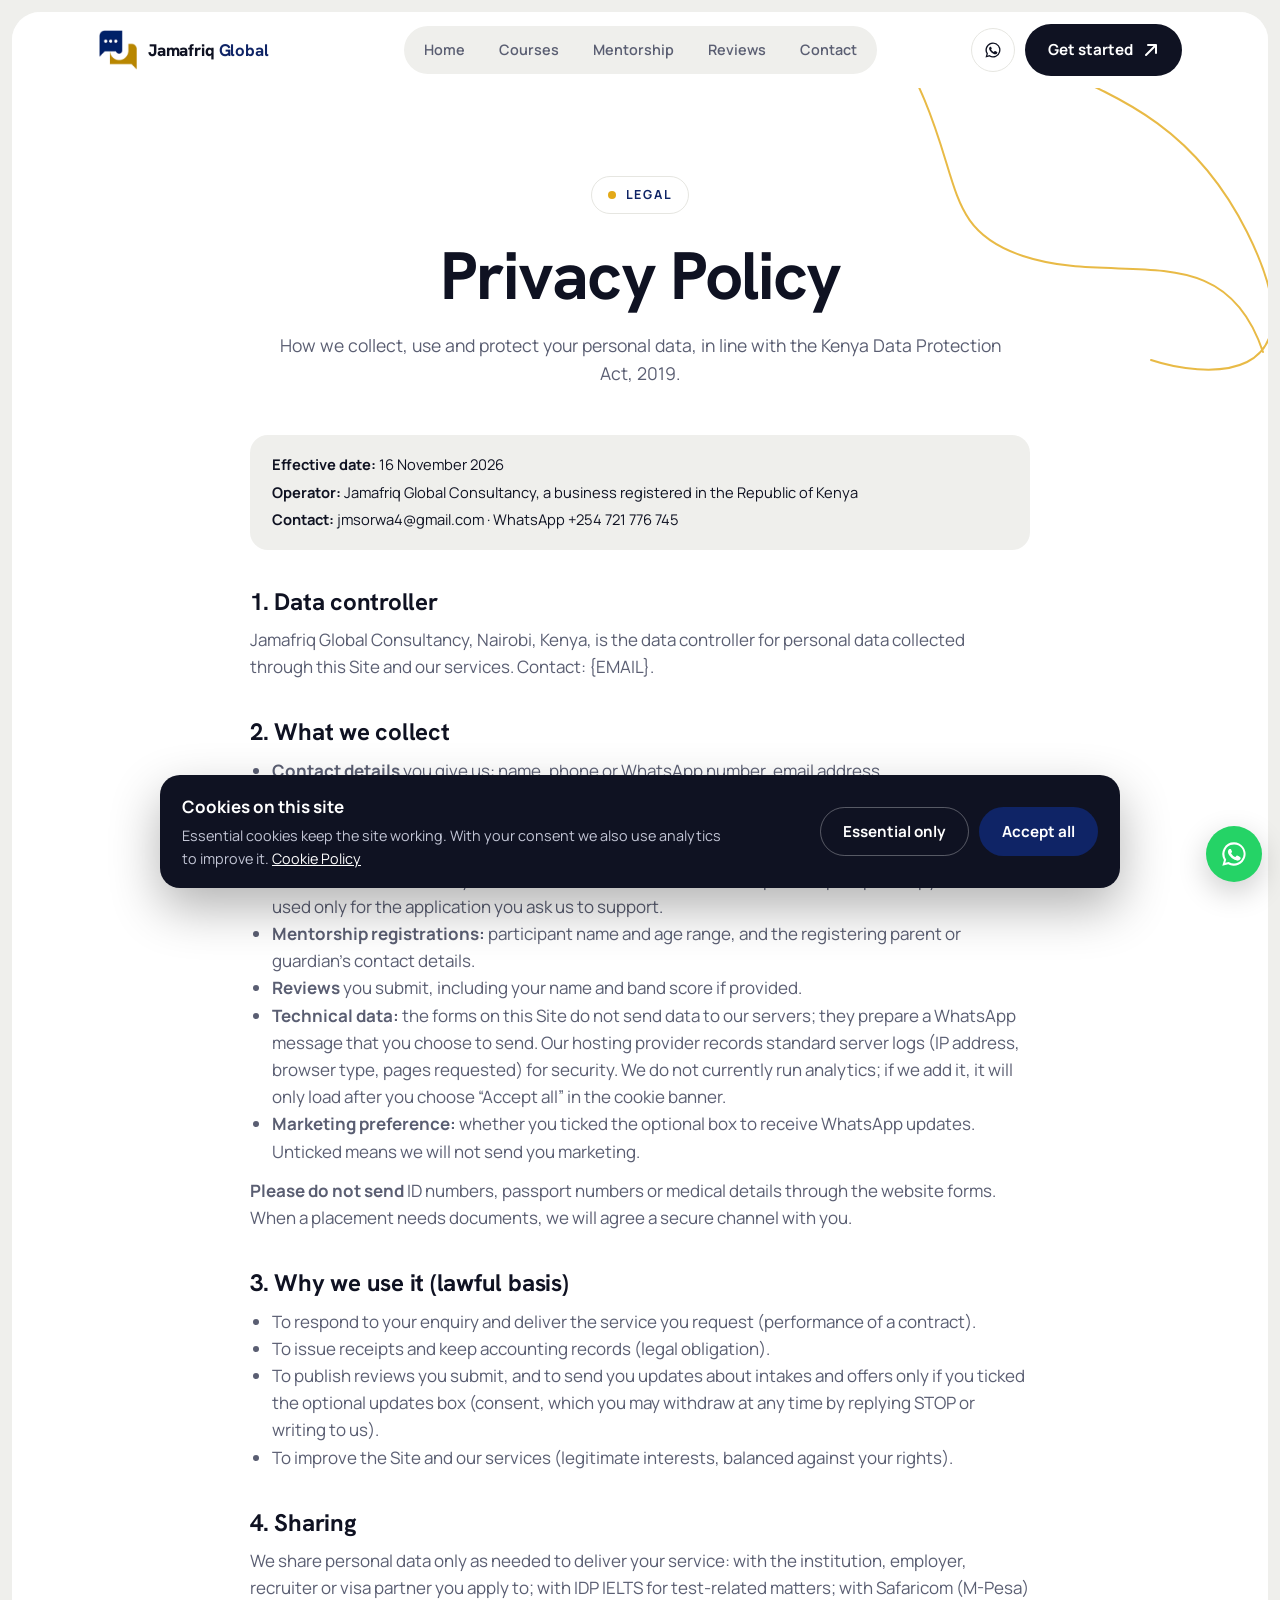
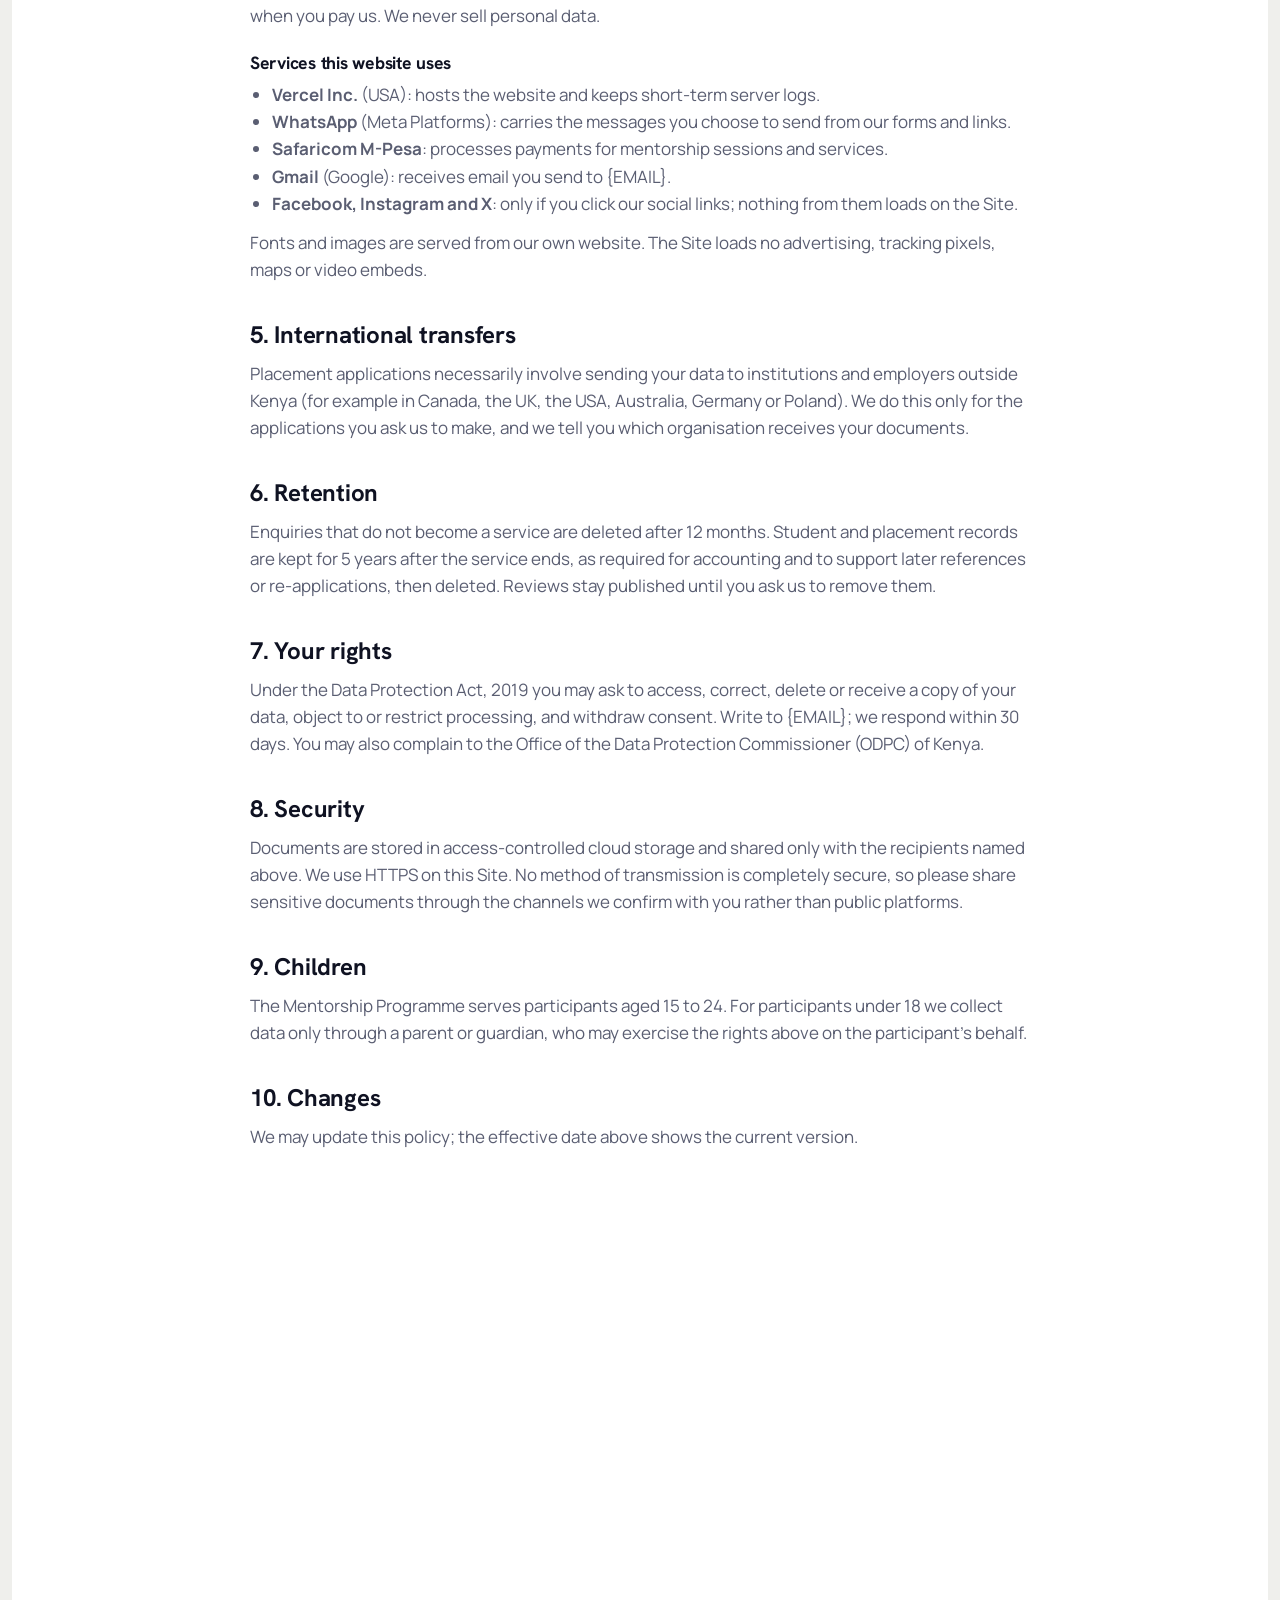
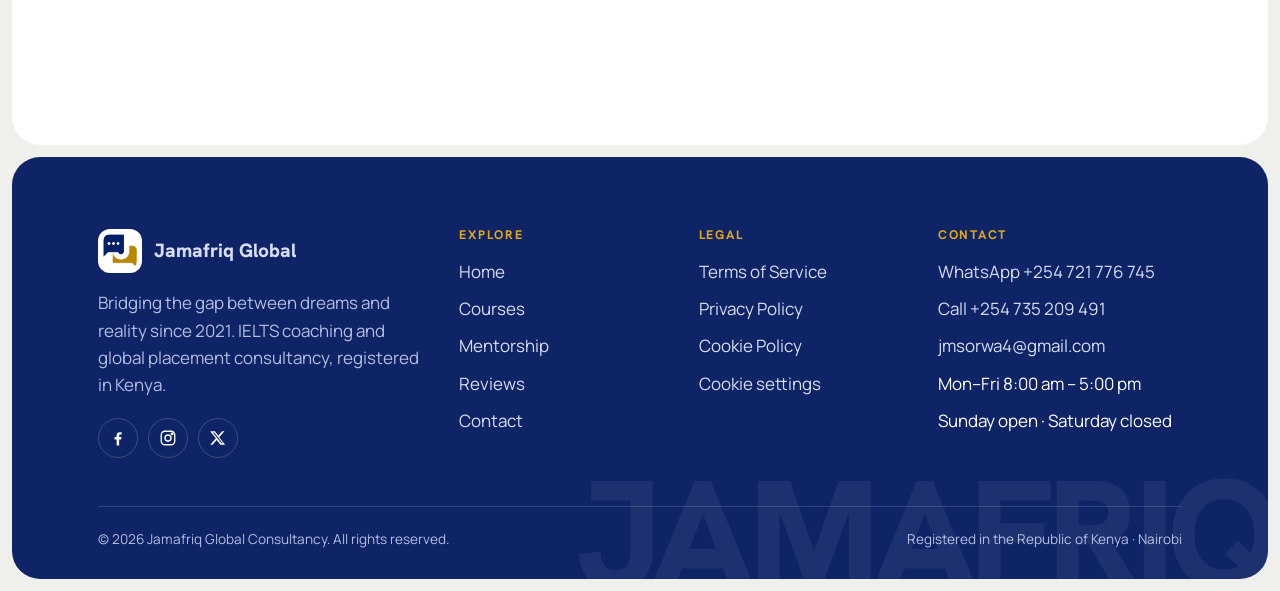
<file: privacy.html>
<!DOCTYPE html>
<html lang="en-KE">
<head>
<meta charset="utf-8">
<meta name="viewport" content="width=device-width, initial-scale=1">
<title>Privacy Policy | Jamafriq Global</title>
<meta name="description" content="How Jamafriq Global Consultancy collects, uses, shares and protects personal data under the Kenya Data Protection Act, 2019.">
<link rel="canonical" href="https://www.jamafriqglobal.com/privacy.html">
<meta name="robots" content="index, follow, max-image-preview:large">
<meta name="theme-color" content="#0f2466">
<link rel="icon" href="assets/logo.png" type="image/png">
<link rel="apple-touch-icon" href="assets/logo.png">
<link rel="manifest" href="site.webmanifest">
<link rel="preload" href="assets/logo.png" as="image">
<meta name="author" content="Jamafriq Global Consultancy">
<meta name="geo.region" content="KE">
<meta name="geo.placename" content="Nairobi">
<meta property="og:type" content="website">
<meta property="og:site_name" content="Jamafriq Global Consultancy">
<meta property="og:title" content="Privacy Policy | Jamafriq Global">
<meta property="og:description" content="How Jamafriq Global Consultancy collects, uses, shares and protects personal data under the Kenya Data Protection Act, 2019.">
<meta property="og:url" content="https://www.jamafriqglobal.com/privacy.html">
<meta property="og:locale" content="en_KE">
<meta property="og:image" content="https://www.jamafriqglobal.com/assets/og-image.jpg">
<meta property="og:image:width" content="1200">
<meta property="og:image:height" content="630">
<meta property="og:image:alt" content="Jamafriq Global Consultancy: IELTS coaching and global placement, Kenya">
<meta name="twitter:card" content="summary_large_image">
<meta name="twitter:title" content="Privacy Policy | Jamafriq Global">
<meta name="twitter:description" content="How Jamafriq Global Consultancy collects, uses, shares and protects personal data under the Kenya Data Protection Act, 2019.">
<meta name="twitter:image" content="https://www.jamafriqglobal.com/assets/og-image.jpg">
<link rel="preload" href="assets/fonts/manrope.woff" as="font" type="font/woff" crossorigin>
<link rel="preload" href="assets/fonts/hanken-grotesk.woff" as="font" type="font/woff" crossorigin>
<link rel="stylesheet" href="css/site.css">
<script type="application/ld+json">
{"@context":"https://schema.org","@graph":[
 {"@type":["EducationalOrganization","LocalBusiness"],"@id":"https://www.jamafriqglobal.com/#org","name":"Jamafriq Global Consultancy","alternateName":"Jamafriq Global","url":"https://www.jamafriqglobal.com/","logo":"https://www.jamafriqglobal.com/assets/logo.png","foundingDate":"2021","telephone":["+254721776745","+254735209491"],"email":"jmsorwa4@gmail.com","areaServed":{"@type":"Country","name":"Kenya"},"address":{"@type":"PostalAddress","addressCountry":"KE"},"sameAs":["https://wa.me/254721776745"],
  "openingHoursSpecification":[{"@type":"OpeningHoursSpecification","dayOfWeek":["Monday","Tuesday","Wednesday","Thursday","Friday"],"opens":"08:00","closes":"17:00"},{"@type":"OpeningHoursSpecification","dayOfWeek":"Sunday","opens":"08:00","closes":"17:00"}]},
 {"@type":"WebSite","@id":"https://www.jamafriqglobal.com/#website","url":"https://www.jamafriqglobal.com/","name":"Jamafriq Global Consultancy","publisher":{"@id":"https://www.jamafriqglobal.com/#org"},"inLanguage":"en-KE"},
 {"@type":"WebPage","@id":"https://www.jamafriqglobal.com/privacy.html","url":"https://www.jamafriqglobal.com/privacy.html","name":"Privacy Policy | Jamafriq Global","description":"How Jamafriq Global Consultancy collects, uses, shares and protects personal data under the Kenya Data Protection Act, 2019.","isPartOf":{"@id":"https://www.jamafriqglobal.com/#website"},"about":{"@id":"https://www.jamafriqglobal.com/#org"},"inLanguage":"en-KE"},{"@type":"BreadcrumbList","itemListElement":[{"@type":"ListItem","position":1,"name":"Home","item":"https://www.jamafriqglobal.com/"},{"@type":"ListItem","position":2,"name":"privacy.html","item":"https://www.jamafriqglobal.com/privacy.html"}]}
]}
</script>
</head>
<body>
<a class="skip" href="#main">Skip to content</a>
<div class="sheet">
<header class="site-header">
  <div class="wrap nav">
    <a class="brand" href="index.html" aria-label="Jamafriq Global home"><img src="assets/logo.png" alt="" width="40" height="40" fetchpriority="high" decoding="async"><span>Jamafriq <b>Global</b></span></a>
    <ul class="pillnav" id="menu">
      <li><a href="index.html">Home</a></li><li><a href="courses.html">Courses</a></li><li><a href="mentorship.html">Mentorship</a></li><li><a href="reviews.html">Reviews</a></li><li><a href="contact.html">Contact</a></li>
      <li class="m-only"><a class="btn btn-navy" href="contact.html">Book a free consultation <svg viewBox="0 0 16 16" fill="none" stroke="currentColor" stroke-width="2" stroke-linecap="round" stroke-linejoin="round" aria-hidden="true"><path d="M3 13 13 3M5 3h8v8"/></svg></a></li>
      <li class="m-only"><a class="btn btn-ghost" href="https://wa.me/254721776745" rel="noopener"><svg viewBox="0 0 24 24" fill="currentColor" aria-hidden="true"><path d="M12 2a10 10 0 0 0-8.6 15.1L2 22l5-1.3A10 10 0 1 0 12 2zm0 18.2a8.2 8.2 0 0 1-4.2-1.2l-.3-.2-3 .8.8-2.9-.2-.3A8.2 8.2 0 1 1 12 20.2zm4.5-6.1c-.2-.1-1.5-.7-1.7-.8s-.4-.1-.6.1-.6.8-.8 1-.3.2-.5.1a6.7 6.7 0 0 1-3.3-2.9c-.3-.4.2-.4.7-1.3.1-.2 0-.3 0-.4l-.8-1.8c-.2-.5-.4-.4-.6-.4h-.5a1 1 0 0 0-.7.3 3 3 0 0 0-.9 2.2 5.2 5.2 0 0 0 1.1 2.8 12 12 0 0 0 4.6 4c1.7.7 2.3.8 3.2.6a2.7 2.7 0 0 0 1.8-1.3 2.2 2.2 0 0 0 .2-1.3c-.1-.1-.3-.2-.5-.3z"/></svg> WhatsApp +254 721 776 745</a></li>
    </ul>
    <div class="nav-right">
      <a class="icon-btn" href="https://wa.me/254721776745" rel="noopener" aria-label="Chat on WhatsApp"><svg viewBox="0 0 24 24" fill="currentColor" aria-hidden="true"><path d="M12 2a10 10 0 0 0-8.6 15.1L2 22l5-1.3A10 10 0 1 0 12 2zm0 18.2a8.2 8.2 0 0 1-4.2-1.2l-.3-.2-3 .8.8-2.9-.2-.3A8.2 8.2 0 1 1 12 20.2zm4.5-6.1c-.2-.1-1.5-.7-1.7-.8s-.4-.1-.6.1-.6.8-.8 1-.3.2-.5.1a6.7 6.7 0 0 1-3.3-2.9c-.3-.4.2-.4.7-1.3.1-.2 0-.3 0-.4l-.8-1.8c-.2-.5-.4-.4-.6-.4h-.5a1 1 0 0 0-.7.3 3 3 0 0 0-.9 2.2 5.2 5.2 0 0 0 1.1 2.8 12 12 0 0 0 4.6 4c1.7.7 2.3.8 3.2.6a2.7 2.7 0 0 0 1.8-1.3 2.2 2.2 0 0 0 .2-1.3c-.1-.1-.3-.2-.5-.3z"/></svg></a>
      <a class="btn btn-dark" href="contact.html">Get started <svg viewBox="0 0 16 16" fill="none" stroke="currentColor" stroke-width="2" stroke-linecap="round" stroke-linejoin="round" aria-hidden="true"><path d="M3 13 13 3M5 3h8v8"/></svg></a>
      <button class="menu-btn" id="menuBtn" aria-expanded="false" aria-controls="menu" aria-label="Open menu"><span class="bar"></span><span class="bar"></span><span class="bar"></span></button>
    </div>
  </div>
</header>
<div class="notice" id="notice" role="region" aria-label="Announcements" hidden><div class="wrap">
  <span class="item" data-until="2026-12-01T00:00:00+03:00"><i></i><span>November offer: book your official IELTS exam through us for KES 32,000.</span><a href="courses.html#apply">Apply</a><em class="left"></em></span>
  <span class="item" data-until="2026-11-21T20:00:00+03:00"><i></i><span>Mentorship programme starts Sat 21 Nov, 8 PM.</span><a href="mentorship.html">Register</a><em class="left"></em></span>
  <button class="close" id="noticeClose" type="button" aria-label="Dismiss announcements">×</button>
</div></div>
<main id="main">

<section class="page-hero"><svg class="squiggle" viewBox="0 0 600 500" fill="none" xmlns="http://www.w3.org/2000/svg" aria-hidden="true"><path d="M20 40c120 180 60 260 180 300s250-30 300 120M60 10c160 120 320 100 420 300s-60 180-120 160" stroke="currentColor" stroke-width="2.5" stroke-linecap="round"/></svg><div class="wrap"><span class="eyebrow"><i></i>Legal</span><h1>Privacy Policy</h1><p class="lede">How we collect, use and protect your personal data, in line with the Kenya Data Protection Act, 2019.</p></div></section>
<section style="padding-top:0"><div class="wrap"><div class="legal">
<div class="meta"><span><b>Effective date:</b> 16 November 2026</span><span><b>Operator:</b> Jamafriq Global Consultancy, a business registered in the Republic of Kenya</span><span><b>Contact:</b> jmsorwa4@gmail.com · WhatsApp +254 721 776 745</span></div>

<h2>1. Data controller</h2><p>Jamafriq Global Consultancy, Nairobi, Kenya, is the data controller for personal data collected through this Site and our services. Contact: {EMAIL}.</p>
<h2>2. What we collect</h2><ul><li><b>Contact details</b> you give us: name, phone or WhatsApp number, email address.</li><li><b>Enquiry and application details:</b> the course or service you are interested in, target band, destination country, start date, referral source and anything you write in a message.</li><li><b>Student records</b> once you enrol: attendance, mock scores, feedback and payment records.</li><li><b>Placement documents</b> you choose to share: academic transcripts, CV, passport copy and similar, used only for the application you ask us to support.</li><li><b>Mentorship registrations:</b> participant name and age range, and the registering parent or guardian's contact details.</li><li><b>Reviews</b> you submit, including your name and band score if provided.</li><li><b>Technical data:</b> the forms on this Site do not send data to our servers; they prepare a WhatsApp message that you choose to send. Our hosting provider records standard server logs (IP address, browser type, pages requested) for security. We do not currently run analytics; if we add it, it will only load after you choose “Accept all” in the cookie banner.</li><li><b>Marketing preference:</b> whether you ticked the optional box to receive WhatsApp updates. Unticked means we will not send you marketing.</li></ul>
<p><b>Please do not send</b> ID numbers, passport numbers or medical details through the website forms. When a placement needs documents, we will agree a secure channel with you.</p>
<h2>3. Why we use it (lawful basis)</h2><ul><li>To respond to your enquiry and deliver the service you request (performance of a contract).</li><li>To issue receipts and keep accounting records (legal obligation).</li><li>To publish reviews you submit, and to send you updates about intakes and offers only if you ticked the optional updates box (consent, which you may withdraw at any time by replying STOP or writing to us).</li><li>To improve the Site and our services (legitimate interests, balanced against your rights).</li></ul>
<h2>4. Sharing</h2><p>We share personal data only as needed to deliver your service: with the institution, employer, recruiter or visa partner you apply to; with IDP IELTS for test-related matters; with Safaricom (M-Pesa) when you pay us. We never sell personal data.</p>
<h3>Services this website uses</h3><ul><li><b>Vercel Inc.</b> (USA): hosts the website and keeps short-term server logs.</li><li><b>WhatsApp</b> (Meta Platforms): carries the messages you choose to send from our forms and links.</li><li><b>Safaricom M-Pesa</b>: processes payments for mentorship sessions and services.</li><li><b>Gmail</b> (Google): receives email you send to {EMAIL}.</li><li><b>Facebook, Instagram and X</b>: only if you click our social links; nothing from them loads on the Site.</li></ul><p>Fonts and images are served from our own website. The Site loads no advertising, tracking pixels, maps or video embeds.</p>
<h2>5. International transfers</h2><p>Placement applications necessarily involve sending your data to institutions and employers outside Kenya (for example in Canada, the UK, the USA, Australia, Germany or Poland). We do this only for the applications you ask us to make, and we tell you which organisation receives your documents.</p>
<h2>6. Retention</h2><p>Enquiries that do not become a service are deleted after 12 months. Student and placement records are kept for 5 years after the service ends, as required for accounting and to support later references or re-applications, then deleted. Reviews stay published until you ask us to remove them.</p>
<h2>7. Your rights</h2><p>Under the Data Protection Act, 2019 you may ask to access, correct, delete or receive a copy of your data, object to or restrict processing, and withdraw consent. Write to {EMAIL}; we respond within 30 days. You may also complain to the Office of the Data Protection Commissioner (ODPC) of Kenya.</p>
<h2>8. Security</h2><p>Documents are stored in access-controlled cloud storage and shared only with the recipients named above. We use HTTPS on this Site. No method of transmission is completely secure, so please share sensitive documents through the channels we confirm with you rather than public platforms.</p>
<h2>9. Children</h2><p>The Mentorship Programme serves participants aged 15 to 24. For participants under 18 we collect data only through a parent or guardian, who may exercise the rights above on the participant's behalf.</p>
<h2>10. Changes</h2><p>We may update this policy; the effective date above shows the current version.</p>

</div></div></section>

</main>
<section style="padding-top:0">
  <div class="wrap">
    <div class="cta">
      <svg class="squiggle" viewBox="0 0 600 500" fill="none" xmlns="http://www.w3.org/2000/svg" aria-hidden="true"><path d="M20 40c120 180 60 260 180 300s250-30 300 120M60 10c160 120 320 100 420 300s-60 180-120 160" stroke="currentColor" stroke-width="2.5" stroke-linecap="round"/></svg>
      <h2>Your global journey starts with one conversation.</h2>
      <p>Free, no obligation. Tell us where you want to go and we will map the fastest route: the right IELTS test, the right institution or employer, the right visa.</p>
      <div class="cta-row"><a class="btn btn-gold" href="contact.html">Book a free consultation <svg viewBox="0 0 16 16" fill="none" stroke="currentColor" stroke-width="2" stroke-linecap="round" stroke-linejoin="round" aria-hidden="true"><path d="M3 13 13 3M5 3h8v8"/></svg></a><a class="btn btn-light" href="https://wa.me/254721776745" rel="noopener"><svg viewBox="0 0 24 24" fill="currentColor" aria-hidden="true"><path d="M12 2a10 10 0 0 0-8.6 15.1L2 22l5-1.3A10 10 0 1 0 12 2zm0 18.2a8.2 8.2 0 0 1-4.2-1.2l-.3-.2-3 .8.8-2.9-.2-.3A8.2 8.2 0 1 1 12 20.2zm4.5-6.1c-.2-.1-1.5-.7-1.7-.8s-.4-.1-.6.1-.6.8-.8 1-.3.2-.5.1a6.7 6.7 0 0 1-3.3-2.9c-.3-.4.2-.4.7-1.3.1-.2 0-.3 0-.4l-.8-1.8c-.2-.5-.4-.4-.6-.4h-.5a1 1 0 0 0-.7.3 3 3 0 0 0-.9 2.2 5.2 5.2 0 0 0 1.1 2.8 12 12 0 0 0 4.6 4c1.7.7 2.3.8 3.2.6a2.7 2.7 0 0 0 1.8-1.3 2.2 2.2 0 0 0 .2-1.3c-.1-.1-.3-.2-.5-.3z"/></svg> WhatsApp us</a></div>
    </div>
  </div>
</section>
</div>
<footer>
  <div class="wordmark" aria-hidden="true">JAMAFRIQ</div>
  <div class="wrap">
    <div class="foot-grid">
      <div>
        <a class="foot-brand" href="index.html"><img src="assets/logo.png" alt="" width="44" height="44">Jamafriq Global</a>
        <p>Bridging the gap between dreams and reality since 2021. IELTS coaching and global placement consultancy, registered in Kenya.</p>
        <div class="social"><a href="https://www.facebook.com/Jamafriq1" rel="noopener me" aria-label="Facebook" title="Facebook"><svg viewBox="0 0 24 24" fill="currentColor" aria-hidden="true"><path d="M13.5 22v-8h2.7l.4-3.2h-3.1V8.8c0-.9.3-1.6 1.6-1.6h1.7V4.4c-.3 0-1.3-.1-2.5-.1-2.5 0-4.1 1.5-4.1 4.2v2.3H7.4V14h2.8v8z"/></svg></a><a href="https://www.instagram.com/Jamafriq1" rel="noopener me" aria-label="Instagram" title="Instagram"><svg viewBox="0 0 24 24" fill="none" stroke="currentColor" stroke-width="1.8" aria-hidden="true"><rect x="3" y="3" width="18" height="18" rx="5"/><circle cx="12" cy="12" r="4"/><circle cx="17.5" cy="6.5" r="1" fill="currentColor"/></svg></a><a href="https://x.com/Jamafriq1" rel="noopener me" aria-label="X" title="X"><svg viewBox="0 0 24 24" fill="currentColor" aria-hidden="true"><path d="M17.5 3h3l-7 8 8 10h-6.3l-4.9-6.4L4.7 21h-3l7.5-8.6L1.5 3h6.4l4.4 5.9zm-1.1 16h1.7L7 4.7H5.2z"/></svg></a></div>
      </div>
      <div><h4>Explore</h4><ul><li><a href="index.html">Home</a></li><li><a href="courses.html">Courses</a></li><li><a href="mentorship.html">Mentorship</a></li><li><a href="reviews.html">Reviews</a></li><li><a href="contact.html">Contact</a></li></ul></div>
      <div><h4>Legal</h4><ul><li><a href="terms.html">Terms of Service</a></li><li><a href="privacy.html">Privacy Policy</a></li><li><a href="cookies.html">Cookie Policy</a></li><li><a href="#" id="cookieSettings">Cookie settings</a></li></ul></div>
      <div><h4>Contact</h4><ul><li><a href="https://wa.me/254721776745" rel="noopener">WhatsApp +254 721 776 745</a></li><li><a href="tel:+254735209491">Call +254 735 209 491</a></li><li><a href="mailto:jmsorwa4@gmail.com">jmsorwa4@gmail.com</a></li><li>Mon–Fri 8:00 am – 5:00 pm</li><li>Sunday open · Saturday closed</li></ul></div>
    </div>
    <div class="foot-bottom"><span>© 2026 Jamafriq Global Consultancy. All rights reserved.</span><span>Registered in the Republic of Kenya · Nairobi</span></div>
  </div>
</footer>
<a class="wa-float" href="https://wa.me/254721776745" rel="noopener" aria-label="Chat on WhatsApp"><svg viewBox="0 0 24 24" fill="currentColor" aria-hidden="true"><path d="M12 2a10 10 0 0 0-8.6 15.1L2 22l5-1.3A10 10 0 1 0 12 2zm0 18.2a8.2 8.2 0 0 1-4.2-1.2l-.3-.2-3 .8.8-2.9-.2-.3A8.2 8.2 0 1 1 12 20.2zm4.5-6.1c-.2-.1-1.5-.7-1.7-.8s-.4-.1-.6.1-.6.8-.8 1-.3.2-.5.1a6.7 6.7 0 0 1-3.3-2.9c-.3-.4.2-.4.7-1.3.1-.2 0-.3 0-.4l-.8-1.8c-.2-.5-.4-.4-.6-.4h-.5a1 1 0 0 0-.7.3 3 3 0 0 0-.9 2.2 5.2 5.2 0 0 0 1.1 2.8 12 12 0 0 0 4.6 4c1.7.7 2.3.8 3.2.6a2.7 2.7 0 0 0 1.8-1.3 2.2 2.2 0 0 0 .2-1.3c-.1-.1-.3-.2-.5-.3z"/></svg></a>
<div class="cookie" id="cookie" role="dialog" aria-labelledby="ck-h" aria-describedby="ck-p" hidden>
  <div class="cookie-in">
    <div><b id="ck-h">Cookies on this site</b><p id="ck-p">Essential cookies keep the site working. With your consent we also use analytics to improve it. <a href="cookies.html">Cookie Policy</a></p></div>
    <div class="cookie-btns"><button class="btn btn-ghost" id="ck-ess" type="button">Essential only</button><button class="btn btn-navy" id="ck-all" type="button">Accept all</button></div>
  </div>
</div>
<script>
(function(){
  function say(el,msg,err){el.style.display='block';el.classList.toggle('err',!!err);if(err){el.textContent=msg;}else{el.innerHTML=msg;}}
  function okPhone(p){var d=p.replace(/\D/g,'');return d.length>=9&&d.length<=15;}
  function gate(fm,el){var c=fm.querySelector('[name=consent]');if(c&&!c.checked){say(el,'Please tick the consent box to continue.',1);c.focus();return true;}
    var bt=fm.querySelector('[type=submit]');if(bt.disabled)return true;bt.disabled=true;setTimeout(function(){bt.disabled=false;},2500);return false;}
  function mk(fm){var m=fm.querySelector('[name=marketing]');return m?' WhatsApp updates: '+(m.checked?'yes':'no')+'.':'';}
  function link(t,label){return '<a class="btn btn-navy wa-go" href="https://wa.me/254721776745?text='+encodeURIComponent(t)+'" rel="noopener">'+label+'</a>';}
  var b=document.getElementById('menuBtn'),m=document.getElementById('menu');
  if(b){b.addEventListener('click',function(){var o=m.classList.toggle('open');b.setAttribute('aria-expanded',o?'true':'false');document.body.classList.toggle('menu-open',o);});
    m.addEventListener('click',function(e){if(e.target.closest('a')){m.classList.remove('open');b.setAttribute('aria-expanded','false');document.body.classList.remove('menu-open');}});
    document.addEventListener('keydown',function(e){if(e.key==='Escape'&&m.classList.contains('open')){b.click();}});}
  var rt=document.getElementById('a-reftype');
  if(rt){var ps=document.getElementById('a-partner'),cs2=document.getElementById('a-country');
    var sh=function(){['alumni','partner','other'].forEach(function(k){document.getElementById('w-'+k).hidden=(rt.value!==k);});document.getElementById('w-partner-other').hidden=!(rt.value==='partner'&&ps.value==='other');};
    rt.addEventListener('change',sh);ps.addEventListener('change',sh);sh();
    var shc=function(){document.getElementById('w-country').hidden=(cs2.value!=='other');};cs2.addEventListener('change',shc);shc();
    var af=document.getElementById('appForm'),ao=document.getElementById('appOk');
    af.addEventListener('submit',function(e){e.preventDefault();var n=af.name.value.trim(),p=af.phone.value.trim();
      if(!n||!okPhone(p)){say(ao,'Please add your name and a valid WhatsApp number.',1);return;}
      if(gate(af,ao))return;
      var ref={none:'none',alumni:'alumnus '+af.alumni.value.trim(),partner:'partner '+(af.partner.value==='other'?af.partnerOther.value.trim():af.partner.value),other:af.other.value.trim()}[rt.value];
      var dest=af.country.value==='other'?af.countryOther.value.trim():af.country.value;
      var t='Course application. Name: '+n+' ('+p+'). Course: '+af.course.value+'. Test: '+af.test.value+'. Target band: '+af.target.value+'. Destination: '+dest+'. Referred by: '+ref+'. Notes: '+af.message.value.trim()+mk(af);
      say(ao,'Your application is ready. Tap below to send it on WhatsApp.<br>'+link(t,'Open WhatsApp →'));});}
  var now=Date.now();
  document.querySelectorAll('[data-until]').forEach(function(el){var t=Date.parse(el.dataset.until);if(!isNaN(t)&&now>=t){el.hidden=true;}});
  var nb=document.getElementById('notice');
  if(nb){var dismissed=false;try{dismissed=sessionStorage.getItem('jg-notice')==='1';}catch(e){}
    nb.querySelectorAll('.item:not([hidden])').forEach(function(it){var ms=Date.parse(it.dataset.until)-now,d=Math.ceil(ms/86400000),em=it.querySelector('.left');
      if(em){em.textContent=d>1?d+' days left':(ms>3600000?Math.ceil(ms/3600000)+' hours left':'Ends today');}});
    var live=nb.querySelectorAll('.item:not([hidden])').length;nb.hidden=!live||dismissed;
    document.getElementById('noticeClose').addEventListener('click',function(){nb.hidden=true;try{sessionStorage.setItem('jg-notice','1');}catch(e){}});}
  var ck=document.getElementById('cookie');
  function ckGet(){try{return localStorage.getItem('jg-consent');}catch(e){return null;}}
  function ckSet(v){try{localStorage.setItem('jg-consent',v);}catch(e){}ck.hidden=true;document.documentElement.dataset.consent=v;}
  if(ck){if(!ckGet()){ck.hidden=false;}else{document.documentElement.dataset.consent=ckGet();}
    document.getElementById('ck-all').addEventListener('click',function(){ckSet('all');});
    document.getElementById('ck-ess').addEventListener('click',function(){ckSet('essential');});
    var cs=document.getElementById('cookieSettings');if(cs){cs.addEventListener('click',function(e){e.preventDefault();ck.hidden=false;ck.scrollIntoView({block:'end'});});}}
  var nums=document.querySelectorAll('[data-to]');
  if(nums.length&&'IntersectionObserver' in window){var io=new IntersectionObserver(function(es){es.forEach(function(en){if(!en.isIntersecting)return;var el=en.target;io.unobserve(el);
    var to=+el.dataset.to,from=+(el.dataset.from||0),suf=el.dataset.suffix||'',t0=null,D=1600;
    var step=function(ts){if(!t0)t0=ts;var p=Math.min((ts-t0)/D,1);p=1-Math.pow(1-p,3);el.textContent=Math.round(from+(to-from)*p)+suf;if(p<1)requestAnimationFrame(step);};
    requestAnimationFrame(step);});},{threshold:.4});nums.forEach(function(n){io.observe(n);});}
  var rf=document.getElementById('revForm');
  if(rf){var ro=document.getElementById('revOk');rf.addEventListener('submit',function(e){e.preventDefault();var n=rf.name.value.trim(),x=rf.text.value.trim();
    if(!n||!x){say(ro,'Please add your name and your review.',1);return;}
    if(gate(rf,ro))return;
    var t='New review from '+n+(rf.band.value?' (Band '+rf.band.value+')':'')+'. Service: '+rf.course.value+'. Review: "'+x+'"';
    say(ro,'Thank you! Tap below to send your review on WhatsApp.<br>'+link(t,'Open WhatsApp →'));});}
  var f=document.getElementById('leadForm');
  if(f){var ok=document.getElementById('formOk');
    var pre={'study-abroad':['Study abroad placement','Tell us your preferred country and course and we will shortlist institutions.'],'work-abroad':['Work abroad placement','Tell us your profession and preferred country and we will match you with employers.'],'visa':['Visa assistance','Tell us which visa you are applying for and where you are in the process.'],'pre-departure':['Pre-departure briefing','Tell us your destination and travel date.'],'scholarship':['Scholarship guidance','Tell us your course, level and preferred country.'],'ielts':['IELTS preparation','Tell us your target band and test date if booked.'],'mentorship':['Mentorship programme','Parent or guardian: tell us the participant’s age range and what they hope to gain.']};
    var key=(location.hash||'').replace('#','')||new URLSearchParams(location.search).get('service')||'';
    if(pre[key]){f.goal.value=key;document.getElementById('formTitle').textContent=pre[key][0];document.getElementById('formSub').textContent=pre[key][1];f.subject.placeholder=pre[key][0]+': ';setTimeout(function(){f.subject.focus();},200);}
    f.goal.addEventListener('change',function(){var k=f.goal.value;if(pre[k]){document.getElementById('formTitle').textContent=pre[k][0];document.getElementById('formSub').textContent=pre[k][1];}else{document.getElementById('formTitle').textContent='Send an enquiry';document.getElementById('formSub').textContent='Choose a service and tell us your goal.';}});f.addEventListener('submit',function(e){e.preventDefault();
    var n=f.name.value.trim(),p=f.phone.value.trim();
    if(!n||!okPhone(p)){say(ok,'Please add your name and a valid WhatsApp number.',1);return;}
    if(gate(f,ok))return;
    var t='Hello Jamafriq Global, my name is '+n+' ('+p+'). Service: '+f.goal.options[f.goal.selectedIndex].text+'. Subject: '+(f.subject?f.subject.value.trim():'')+'. Start: '+(f.when?f.when.value:'')+'. '+f.message.value.trim()+mk(f);
    say(ok,'Your enquiry is ready. Tap below to send it on WhatsApp.<br>'+link(t,'Open WhatsApp →'));});}
})();
</script>
</body>
</html>
</file>
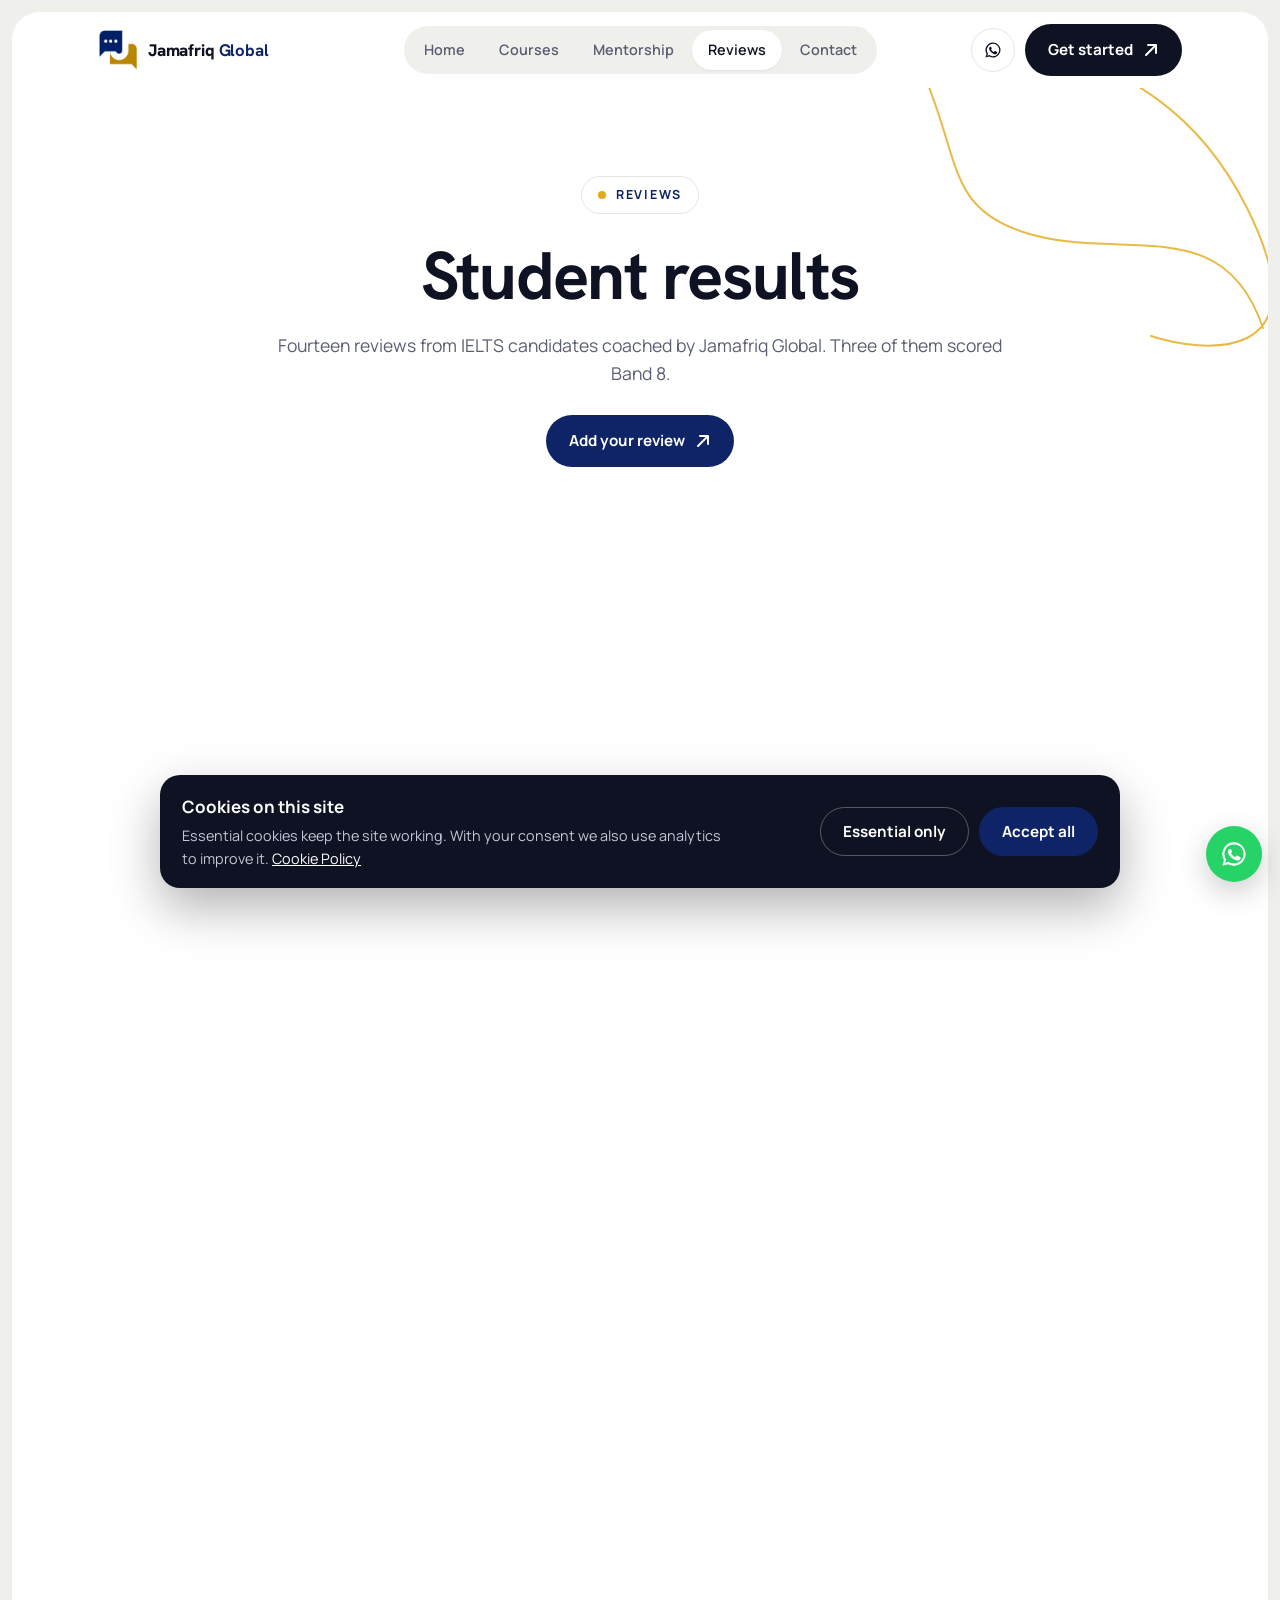
<file: reviews.html>
<!DOCTYPE html>
<html lang="en-KE">
<head>
<meta charset="utf-8">
<meta name="viewport" content="width=device-width, initial-scale=1">
<title>IELTS Student Reviews &amp; Band Scores | Jamafriq Global</title>
<meta name="description" content="Read 14 reviews from Kenyan IELTS candidates coached by James Orwa at Jamafriq Global, including Band 7 and Band 8 results.">
<link rel="canonical" href="https://www.jamafriqglobal.com/reviews.html">
<meta name="robots" content="index, follow, max-image-preview:large">
<meta name="theme-color" content="#0f2466">
<link rel="icon" href="assets/logo.png" type="image/png">
<link rel="apple-touch-icon" href="assets/logo.png">
<link rel="manifest" href="site.webmanifest">
<link rel="preload" href="assets/logo.png" as="image">
<meta name="author" content="Jamafriq Global Consultancy">
<meta name="geo.region" content="KE">
<meta name="geo.placename" content="Nairobi">
<meta property="og:type" content="website">
<meta property="og:site_name" content="Jamafriq Global Consultancy">
<meta property="og:title" content="IELTS Student Reviews &amp; Band Scores | Jamafriq Global">
<meta property="og:description" content="Read 14 reviews from Kenyan IELTS candidates coached by James Orwa at Jamafriq Global, including Band 7 and Band 8 results.">
<meta property="og:url" content="https://www.jamafriqglobal.com/reviews.html">
<meta property="og:locale" content="en_KE">
<meta property="og:image" content="https://www.jamafriqglobal.com/assets/og-image.jpg">
<meta property="og:image:width" content="1200">
<meta property="og:image:height" content="630">
<meta property="og:image:alt" content="Jamafriq Global Consultancy: IELTS coaching and global placement, Kenya">
<meta name="twitter:card" content="summary_large_image">
<meta name="twitter:title" content="IELTS Student Reviews &amp; Band Scores | Jamafriq Global">
<meta name="twitter:description" content="Read 14 reviews from Kenyan IELTS candidates coached by James Orwa at Jamafriq Global, including Band 7 and Band 8 results.">
<meta name="twitter:image" content="https://www.jamafriqglobal.com/assets/og-image.jpg">
<link rel="preload" href="assets/fonts/manrope.woff" as="font" type="font/woff" crossorigin>
<link rel="preload" href="assets/fonts/hanken-grotesk.woff" as="font" type="font/woff" crossorigin>
<link rel="stylesheet" href="css/site.css">
<script type="application/ld+json">
{"@context":"https://schema.org","@graph":[
 {"@type":["EducationalOrganization","LocalBusiness"],"@id":"https://www.jamafriqglobal.com/#org","name":"Jamafriq Global Consultancy","alternateName":"Jamafriq Global","url":"https://www.jamafriqglobal.com/","logo":"https://www.jamafriqglobal.com/assets/logo.png","foundingDate":"2021","telephone":["+254721776745","+254735209491"],"email":"jmsorwa4@gmail.com","areaServed":{"@type":"Country","name":"Kenya"},"address":{"@type":"PostalAddress","addressCountry":"KE"},"sameAs":["https://wa.me/254721776745"],
  "openingHoursSpecification":[{"@type":"OpeningHoursSpecification","dayOfWeek":["Monday","Tuesday","Wednesday","Thursday","Friday"],"opens":"08:00","closes":"17:00"},{"@type":"OpeningHoursSpecification","dayOfWeek":"Sunday","opens":"08:00","closes":"17:00"}]},
 {"@type":"WebSite","@id":"https://www.jamafriqglobal.com/#website","url":"https://www.jamafriqglobal.com/","name":"Jamafriq Global Consultancy","publisher":{"@id":"https://www.jamafriqglobal.com/#org"},"inLanguage":"en-KE"},
 {"@type":"WebPage","@id":"https://www.jamafriqglobal.com/reviews.html","url":"https://www.jamafriqglobal.com/reviews.html","name":"IELTS Student Reviews &amp; Band Scores | Jamafriq Global","description":"Read 14 reviews from Kenyan IELTS candidates coached by James Orwa at Jamafriq Global, including Band 7 and Band 8 results.","isPartOf":{"@id":"https://www.jamafriqglobal.com/#website"},"about":{"@id":"https://www.jamafriqglobal.com/#org"},"inLanguage":"en-KE"},{"@type":"BreadcrumbList","itemListElement":[{"@type":"ListItem","position":1,"name":"Home","item":"https://www.jamafriqglobal.com/"},{"@type":"ListItem","position":2,"name":"Reviews","item":"https://www.jamafriqglobal.com/reviews.html"}]}
]}
</script>
</head>
<body>
<a class="skip" href="#main">Skip to content</a>
<div class="sheet">
<header class="site-header">
  <div class="wrap nav">
    <a class="brand" href="index.html" aria-label="Jamafriq Global home"><img src="assets/logo.png" alt="" width="40" height="40" fetchpriority="high" decoding="async"><span>Jamafriq <b>Global</b></span></a>
    <ul class="pillnav" id="menu">
      <li><a href="index.html">Home</a></li><li><a href="courses.html">Courses</a></li><li><a href="mentorship.html">Mentorship</a></li><li><a href="reviews.html" aria-current="page">Reviews</a></li><li><a href="contact.html">Contact</a></li>
      <li class="m-only"><a class="btn btn-navy" href="contact.html">Book a free consultation <svg viewBox="0 0 16 16" fill="none" stroke="currentColor" stroke-width="2" stroke-linecap="round" stroke-linejoin="round" aria-hidden="true"><path d="M3 13 13 3M5 3h8v8"/></svg></a></li>
      <li class="m-only"><a class="btn btn-ghost" href="https://wa.me/254721776745" rel="noopener"><svg viewBox="0 0 24 24" fill="currentColor" aria-hidden="true"><path d="M12 2a10 10 0 0 0-8.6 15.1L2 22l5-1.3A10 10 0 1 0 12 2zm0 18.2a8.2 8.2 0 0 1-4.2-1.2l-.3-.2-3 .8.8-2.9-.2-.3A8.2 8.2 0 1 1 12 20.2zm4.5-6.1c-.2-.1-1.5-.7-1.7-.8s-.4-.1-.6.1-.6.8-.8 1-.3.2-.5.1a6.7 6.7 0 0 1-3.3-2.9c-.3-.4.2-.4.7-1.3.1-.2 0-.3 0-.4l-.8-1.8c-.2-.5-.4-.4-.6-.4h-.5a1 1 0 0 0-.7.3 3 3 0 0 0-.9 2.2 5.2 5.2 0 0 0 1.1 2.8 12 12 0 0 0 4.6 4c1.7.7 2.3.8 3.2.6a2.7 2.7 0 0 0 1.8-1.3 2.2 2.2 0 0 0 .2-1.3c-.1-.1-.3-.2-.5-.3z"/></svg> WhatsApp +254 721 776 745</a></li>
    </ul>
    <div class="nav-right">
      <a class="icon-btn" href="https://wa.me/254721776745" rel="noopener" aria-label="Chat on WhatsApp"><svg viewBox="0 0 24 24" fill="currentColor" aria-hidden="true"><path d="M12 2a10 10 0 0 0-8.6 15.1L2 22l5-1.3A10 10 0 1 0 12 2zm0 18.2a8.2 8.2 0 0 1-4.2-1.2l-.3-.2-3 .8.8-2.9-.2-.3A8.2 8.2 0 1 1 12 20.2zm4.5-6.1c-.2-.1-1.5-.7-1.7-.8s-.4-.1-.6.1-.6.8-.8 1-.3.2-.5.1a6.7 6.7 0 0 1-3.3-2.9c-.3-.4.2-.4.7-1.3.1-.2 0-.3 0-.4l-.8-1.8c-.2-.5-.4-.4-.6-.4h-.5a1 1 0 0 0-.7.3 3 3 0 0 0-.9 2.2 5.2 5.2 0 0 0 1.1 2.8 12 12 0 0 0 4.6 4c1.7.7 2.3.8 3.2.6a2.7 2.7 0 0 0 1.8-1.3 2.2 2.2 0 0 0 .2-1.3c-.1-.1-.3-.2-.5-.3z"/></svg></a>
      <a class="btn btn-dark" href="contact.html">Get started <svg viewBox="0 0 16 16" fill="none" stroke="currentColor" stroke-width="2" stroke-linecap="round" stroke-linejoin="round" aria-hidden="true"><path d="M3 13 13 3M5 3h8v8"/></svg></a>
      <button class="menu-btn" id="menuBtn" aria-expanded="false" aria-controls="menu" aria-label="Open menu"><span class="bar"></span><span class="bar"></span><span class="bar"></span></button>
    </div>
  </div>
</header>
<div class="notice" id="notice" role="region" aria-label="Announcements" hidden><div class="wrap">
  <span class="item" data-until="2026-12-01T00:00:00+03:00"><i></i><span>November offer: book your official IELTS exam through us for KES 32,000.</span><a href="courses.html#apply">Apply</a><em class="left"></em></span>
  <span class="item" data-until="2026-11-21T20:00:00+03:00"><i></i><span>Mentorship programme starts Sat 21 Nov, 8 PM.</span><a href="mentorship.html">Register</a><em class="left"></em></span>
  <button class="close" id="noticeClose" type="button" aria-label="Dismiss announcements">×</button>
</div></div>
<main id="main">

<section class="page-hero"><svg class="squiggle" viewBox="0 0 600 500" fill="none" xmlns="http://www.w3.org/2000/svg" aria-hidden="true"><path d="M20 40c120 180 60 260 180 300s250-30 300 120M60 10c160 120 320 100 420 300s-60 180-120 160" stroke="currentColor" stroke-width="2.5" stroke-linecap="round"/></svg><div class="wrap"><span class="eyebrow"><i></i>Reviews</span><h1>Student results</h1><p class="lede">Fourteen reviews from IELTS candidates coached by Jamafriq Global. Three of them scored Band 8.</p><div class="cta-row" style="margin-top:28px"><a class="btn btn-navy" href="#write">Add your review <svg viewBox="0 0 16 16" fill="none" stroke="currentColor" stroke-width="2" stroke-linecap="round" stroke-linejoin="round" aria-hidden="true"><path d="M3 13 13 3M5 3h8v8"/></svg></a></div></div></section>
<section style="padding-top:0"><div class="wrap"><div class="reviews"><figure class="review"><div class="stars" aria-label="5 out of 5 stars">★★★★★</div><blockquote>“If you are keen on passing your IELTS exam, I would highly recommend Mr James at Jamafriq. Through his lessons, I was able to pass my exam with a band 8!”</blockquote><figcaption class="who"><span class="av" aria-hidden="true">WM</span><div><b>Wallace Mecha<span class="band-pill">Band 8</span></b><span>IELTS candidate</span></div></figcaption></figure><figure class="review"><div class="stars" aria-label="5 out of 5 stars">★★★★★</div><blockquote>“I am grateful for the IELTS training services rendered by Mr James Orwa. He was professional and the lessons were quite interactive. I was able to get my band of 8. Will definitely recommend them any day.”</blockquote><figcaption class="who"><span class="av" aria-hidden="true">NS</span><div><b>Naomi Sam<span class="band-pill">Band 8</span></b><span>IELTS candidate</span></div></figcaption></figure><figure class="review"><div class="stars" aria-label="5 out of 5 stars">★★★★★</div><blockquote>“Anyone who wants to pass their IELTS exam, I highly recommend you study with James at Jamafriq. Passed my exam with a band 7 through his tutorage.”</blockquote><figcaption class="who"><span class="av" aria-hidden="true">MN</span><div><b>Marion Nderitu<span class="band-pill">Band 7</span></b><span>IELTS candidate</span></div></figcaption></figure><figure class="review"><div class="stars" aria-label="5 out of 5 stars">★★★★★</div><blockquote>“The IELTS training was world-class. I got an 8.0 band score!”</blockquote><figcaption class="who"><span class="av" aria-hidden="true">SW</span><div><b>Sarah Wanjiku<span class="band-pill">Band 8</span></b><span>IELTS candidate</span></div></figcaption></figure><figure class="review"><div class="stars" aria-label="5 out of 5 stars">★★★★★</div><blockquote>“Great IELTS teacher, patient, supportive, and very clear in their teaching. Their feedback really helped me improve my skills and confidence. I would definitely recommend them to anyone preparing for IELTS.”</blockquote><figcaption class="who"><span class="av" aria-hidden="true">VT</span><div><b>Victory Thuo</b><span>IELTS candidate</span></div></figcaption></figure><figure class="review"><div class="stars" aria-label="5 out of 5 stars">★★★★★</div><blockquote>“I highly recommend Mr. James for IELTS preparation. His expert guidance, personalized approach, and valuable feedback were crucial in helping me achieve a high IELTS score. He makes complex concepts easy to understand and builds your confidence significantly.”</blockquote><figcaption class="who"><span class="av" aria-hidden="true">TG</span><div><b>Tamary Gichuki</b><span>IELTS candidate</span></div></figcaption></figure><figure class="review"><div class="stars" aria-label="5 out of 5 stars">★★★★★</div><blockquote>“I had a great experience with Jamafriq Global during my IELTS preparation. Their guidance, support, and effective preparation strategies helped me feel confident and well-prepared for the test. I highly recommend Jamafriq Global to anyone preparing for IELTS.”</blockquote><figcaption class="who"><span class="av" aria-hidden="true">DN</span><div><b>Deborah Nyanchama</b><span>IELTS candidate</span></div></figcaption></figure><figure class="review"><div class="stars" aria-label="5 out of 5 stars">★★★★★</div><blockquote>“James has a unique ability to break down complex concepts, making them easy to understand for students at all levels. His teaching methods are not only effective but also engaging, helping students stay motivated and confident throughout their preparation journey.”</blockquote><figcaption class="who"><span class="av" aria-hidden="true">BM</span><div><b>Beryl Muyodi</b><span>IELTS candidate</span></div></figcaption></figure><figure class="review"><div class="stars" aria-label="5 out of 5 stars">★★★★★</div><blockquote>“From the first session, it was clear that this wasn’t just about exam prep; it was about holistic growth, mindset, and strategy. The consultancy offers a well-thought-out curriculum, timely feedback, and a personalized approach that truly sets it apart.”</blockquote><figcaption class="who"><span class="av" aria-hidden="true">AA</span><div><b>Abdirahman Abdullahi</b><span>IELTS candidate</span></div></figcaption></figure><figure class="review"><div class="stars" aria-label="5 out of 5 stars">★★★★★</div><blockquote>“If you're looking for someone who teaches IELTS and prepares you extensively for the exams, then look no further. Mr. James Orwa at Jamafriq Global Consultancy is your best bet. You will get total value for your money.”</blockquote><figcaption class="who"><span class="av" aria-hidden="true">VW</span><div><b>Valerie Walii</b><span>IELTS candidate</span></div></figcaption></figure><figure class="review"><div class="stars" aria-label="5 out of 5 stars">★★★★★</div><blockquote>“Mr Orwa is a dedicated and enthusiastic educator who strives to create an engaging learning environment for his students. I had the privilege to learn with him for four weeks and I assure you it was worth the time and costs.”</blockquote><figcaption class="who"><span class="av" aria-hidden="true">CC</span><div><b>Caren Chemutai</b><span>IELTS candidate</span></div></figcaption></figure><figure class="review"><div class="stars" aria-label="5 out of 5 stars">★★★★★</div><blockquote>“Jamafriq consultancy offers great services, for me it was the personal coaching in my weak areas. The people to trust with the IELTS process.”</blockquote><figcaption class="who"><span class="av" aria-hidden="true">ZK</span><div><b>Zipporah Kirathe</b><span>IELTS candidate</span></div></figcaption></figure><figure class="review"><div class="stars" aria-label="5 out of 5 stars">★★★★★</div><blockquote>“Jamafriq consultancy offers great services, the training is thorough and enough materials issued for learning. I recommend to anyone thinking of IELTS training.”</blockquote><figcaption class="who"><span class="av" aria-hidden="true">VO</span><div><b>Vivian Odoyo</b><span>IELTS candidate</span></div></figcaption></figure><figure class="review"><div class="stars" aria-label="5 out of 5 stars">★★★★★</div><blockquote>“It was worth the expenses, and I would recommend for anyone wanting a relaxed setting but with many benefits at the end of the time period.”</blockquote><figcaption class="who"><span class="av" aria-hidden="true">VK</span><div><b>Venessa Kegode</b><span>IELTS candidate</span></div></figcaption></figure></div>
</div></section>
<section id="write" style="padding-top:0"><div class="wrap">
  <div class="sec-head center" style="grid-template-columns:1fr"><h2>Share your result</h2><p style="max-width:38em">Finished your IELTS or placement with us? Add your review. We publish it here after a quick check.</p></div>
  <form class="form" id="revForm" novalidate style="max-width:760px;margin:0 auto">
    <div class="two"><label for="r-name">Your name<input id="r-name" name="name" type="text" maxlength="100" autocomplete="name" required></label><label for="r-band">Band score (optional)<select id="r-band" name="band"><option value="">Prefer not to say</option><option>6.0</option><option>6.5</option><option>7.0</option><option>7.5</option><option>8.0</option><option>8.5</option><option>9.0</option></select></label></div>
    <label for="r-course">What did we help you with?<select id="r-course" name="course"><option>IELTS preparation</option><option>Study abroad placement</option><option>Work abroad placement</option><option>Visa assistance</option><option>Mentorship programme</option></select></label>
    <label for="r-text">Your review<textarea maxlength="800" id="r-text" name="text" rows="5" placeholder="What was the experience like, and what result did you get?" required></textarea></label>
    <div class="checks"><label class="check" for="r-consent"><input id="r-consent" name="consent" type="checkbox" required><span>I confirm this review is my own experience, and I agree that Jamafriq Global may publish it with my name and band score on this website. See the <a href="privacy.html">Privacy Policy</a>.</span></label></div>
      <p class="form-warn">Please don’t include ID or passport numbers, or medical details. If documents are needed, we’ll tell you a secure way to share them.</p>
      <button class="btn btn-navy" type="submit" style="justify-self:start">Submit review <svg viewBox="0 0 16 16" fill="none" stroke="currentColor" stroke-width="2" stroke-linecap="round" stroke-linejoin="round" aria-hidden="true"><path d="M3 13 13 3M5 3h8v8"/></svg></button>
    <p class="form-note">Sends your review to us on WhatsApp for publishing.</p>
    <p class="form-ok" id="revOk" role="status"></p>
  </form>
</div></section>

</main>
<section style="padding-top:0">
  <div class="wrap">
    <div class="cta">
      <svg class="squiggle" viewBox="0 0 600 500" fill="none" xmlns="http://www.w3.org/2000/svg" aria-hidden="true"><path d="M20 40c120 180 60 260 180 300s250-30 300 120M60 10c160 120 320 100 420 300s-60 180-120 160" stroke="currentColor" stroke-width="2.5" stroke-linecap="round"/></svg>
      <h2>Your global journey starts with one conversation.</h2>
      <p>Free, no obligation. Tell us where you want to go and we will map the fastest route: the right IELTS test, the right institution or employer, the right visa.</p>
      <div class="cta-row"><a class="btn btn-gold" href="contact.html">Book a free consultation <svg viewBox="0 0 16 16" fill="none" stroke="currentColor" stroke-width="2" stroke-linecap="round" stroke-linejoin="round" aria-hidden="true"><path d="M3 13 13 3M5 3h8v8"/></svg></a><a class="btn btn-light" href="https://wa.me/254721776745" rel="noopener"><svg viewBox="0 0 24 24" fill="currentColor" aria-hidden="true"><path d="M12 2a10 10 0 0 0-8.6 15.1L2 22l5-1.3A10 10 0 1 0 12 2zm0 18.2a8.2 8.2 0 0 1-4.2-1.2l-.3-.2-3 .8.8-2.9-.2-.3A8.2 8.2 0 1 1 12 20.2zm4.5-6.1c-.2-.1-1.5-.7-1.7-.8s-.4-.1-.6.1-.6.8-.8 1-.3.2-.5.1a6.7 6.7 0 0 1-3.3-2.9c-.3-.4.2-.4.7-1.3.1-.2 0-.3 0-.4l-.8-1.8c-.2-.5-.4-.4-.6-.4h-.5a1 1 0 0 0-.7.3 3 3 0 0 0-.9 2.2 5.2 5.2 0 0 0 1.1 2.8 12 12 0 0 0 4.6 4c1.7.7 2.3.8 3.2.6a2.7 2.7 0 0 0 1.8-1.3 2.2 2.2 0 0 0 .2-1.3c-.1-.1-.3-.2-.5-.3z"/></svg> WhatsApp us</a></div>
    </div>
  </div>
</section>
</div>
<footer>
  <div class="wordmark" aria-hidden="true">JAMAFRIQ</div>
  <div class="wrap">
    <div class="foot-grid">
      <div>
        <a class="foot-brand" href="index.html"><img src="assets/logo.png" alt="" width="44" height="44">Jamafriq Global</a>
        <p>Bridging the gap between dreams and reality since 2021. IELTS coaching and global placement consultancy, registered in Kenya.</p>
        <div class="social"><a href="https://www.facebook.com/Jamafriq1" rel="noopener me" aria-label="Facebook" title="Facebook"><svg viewBox="0 0 24 24" fill="currentColor" aria-hidden="true"><path d="M13.5 22v-8h2.7l.4-3.2h-3.1V8.8c0-.9.3-1.6 1.6-1.6h1.7V4.4c-.3 0-1.3-.1-2.5-.1-2.5 0-4.1 1.5-4.1 4.2v2.3H7.4V14h2.8v8z"/></svg></a><a href="https://www.instagram.com/Jamafriq1" rel="noopener me" aria-label="Instagram" title="Instagram"><svg viewBox="0 0 24 24" fill="none" stroke="currentColor" stroke-width="1.8" aria-hidden="true"><rect x="3" y="3" width="18" height="18" rx="5"/><circle cx="12" cy="12" r="4"/><circle cx="17.5" cy="6.5" r="1" fill="currentColor"/></svg></a><a href="https://x.com/Jamafriq1" rel="noopener me" aria-label="X" title="X"><svg viewBox="0 0 24 24" fill="currentColor" aria-hidden="true"><path d="M17.5 3h3l-7 8 8 10h-6.3l-4.9-6.4L4.7 21h-3l7.5-8.6L1.5 3h6.4l4.4 5.9zm-1.1 16h1.7L7 4.7H5.2z"/></svg></a></div>
      </div>
      <div><h4>Explore</h4><ul><li><a href="index.html">Home</a></li><li><a href="courses.html">Courses</a></li><li><a href="mentorship.html">Mentorship</a></li><li><a href="reviews.html">Reviews</a></li><li><a href="contact.html">Contact</a></li></ul></div>
      <div><h4>Legal</h4><ul><li><a href="terms.html">Terms of Service</a></li><li><a href="privacy.html">Privacy Policy</a></li><li><a href="cookies.html">Cookie Policy</a></li><li><a href="#" id="cookieSettings">Cookie settings</a></li></ul></div>
      <div><h4>Contact</h4><ul><li><a href="https://wa.me/254721776745" rel="noopener">WhatsApp +254 721 776 745</a></li><li><a href="tel:+254735209491">Call +254 735 209 491</a></li><li><a href="mailto:jmsorwa4@gmail.com">jmsorwa4@gmail.com</a></li><li>Mon–Fri 8:00 am – 5:00 pm</li><li>Sunday open · Saturday closed</li></ul></div>
    </div>
    <div class="foot-bottom"><span>© 2026 Jamafriq Global Consultancy. All rights reserved.</span><span>Registered in the Republic of Kenya · Nairobi</span></div>
  </div>
</footer>
<a class="wa-float" href="https://wa.me/254721776745" rel="noopener" aria-label="Chat on WhatsApp"><svg viewBox="0 0 24 24" fill="currentColor" aria-hidden="true"><path d="M12 2a10 10 0 0 0-8.6 15.1L2 22l5-1.3A10 10 0 1 0 12 2zm0 18.2a8.2 8.2 0 0 1-4.2-1.2l-.3-.2-3 .8.8-2.9-.2-.3A8.2 8.2 0 1 1 12 20.2zm4.5-6.1c-.2-.1-1.5-.7-1.7-.8s-.4-.1-.6.1-.6.8-.8 1-.3.2-.5.1a6.7 6.7 0 0 1-3.3-2.9c-.3-.4.2-.4.7-1.3.1-.2 0-.3 0-.4l-.8-1.8c-.2-.5-.4-.4-.6-.4h-.5a1 1 0 0 0-.7.3 3 3 0 0 0-.9 2.2 5.2 5.2 0 0 0 1.1 2.8 12 12 0 0 0 4.6 4c1.7.7 2.3.8 3.2.6a2.7 2.7 0 0 0 1.8-1.3 2.2 2.2 0 0 0 .2-1.3c-.1-.1-.3-.2-.5-.3z"/></svg></a>
<div class="cookie" id="cookie" role="dialog" aria-labelledby="ck-h" aria-describedby="ck-p" hidden>
  <div class="cookie-in">
    <div><b id="ck-h">Cookies on this site</b><p id="ck-p">Essential cookies keep the site working. With your consent we also use analytics to improve it. <a href="cookies.html">Cookie Policy</a></p></div>
    <div class="cookie-btns"><button class="btn btn-ghost" id="ck-ess" type="button">Essential only</button><button class="btn btn-navy" id="ck-all" type="button">Accept all</button></div>
  </div>
</div>
<script>
(function(){
  function say(el,msg,err){el.style.display='block';el.classList.toggle('err',!!err);if(err){el.textContent=msg;}else{el.innerHTML=msg;}}
  function okPhone(p){var d=p.replace(/\D/g,'');return d.length>=9&&d.length<=15;}
  function gate(fm,el){var c=fm.querySelector('[name=consent]');if(c&&!c.checked){say(el,'Please tick the consent box to continue.',1);c.focus();return true;}
    var bt=fm.querySelector('[type=submit]');if(bt.disabled)return true;bt.disabled=true;setTimeout(function(){bt.disabled=false;},2500);return false;}
  function mk(fm){var m=fm.querySelector('[name=marketing]');return m?' WhatsApp updates: '+(m.checked?'yes':'no')+'.':'';}
  function link(t,label){return '<a class="btn btn-navy wa-go" href="https://wa.me/254721776745?text='+encodeURIComponent(t)+'" rel="noopener">'+label+'</a>';}
  var b=document.getElementById('menuBtn'),m=document.getElementById('menu');
  if(b){b.addEventListener('click',function(){var o=m.classList.toggle('open');b.setAttribute('aria-expanded',o?'true':'false');document.body.classList.toggle('menu-open',o);});
    m.addEventListener('click',function(e){if(e.target.closest('a')){m.classList.remove('open');b.setAttribute('aria-expanded','false');document.body.classList.remove('menu-open');}});
    document.addEventListener('keydown',function(e){if(e.key==='Escape'&&m.classList.contains('open')){b.click();}});}
  var rt=document.getElementById('a-reftype');
  if(rt){var ps=document.getElementById('a-partner'),cs2=document.getElementById('a-country');
    var sh=function(){['alumni','partner','other'].forEach(function(k){document.getElementById('w-'+k).hidden=(rt.value!==k);});document.getElementById('w-partner-other').hidden=!(rt.value==='partner'&&ps.value==='other');};
    rt.addEventListener('change',sh);ps.addEventListener('change',sh);sh();
    var shc=function(){document.getElementById('w-country').hidden=(cs2.value!=='other');};cs2.addEventListener('change',shc);shc();
    var af=document.getElementById('appForm'),ao=document.getElementById('appOk');
    af.addEventListener('submit',function(e){e.preventDefault();var n=af.name.value.trim(),p=af.phone.value.trim();
      if(!n||!okPhone(p)){say(ao,'Please add your name and a valid WhatsApp number.',1);return;}
      if(gate(af,ao))return;
      var ref={none:'none',alumni:'alumnus '+af.alumni.value.trim(),partner:'partner '+(af.partner.value==='other'?af.partnerOther.value.trim():af.partner.value),other:af.other.value.trim()}[rt.value];
      var dest=af.country.value==='other'?af.countryOther.value.trim():af.country.value;
      var t='Course application. Name: '+n+' ('+p+'). Course: '+af.course.value+'. Test: '+af.test.value+'. Target band: '+af.target.value+'. Destination: '+dest+'. Referred by: '+ref+'. Notes: '+af.message.value.trim()+mk(af);
      say(ao,'Your application is ready. Tap below to send it on WhatsApp.<br>'+link(t,'Open WhatsApp →'));});}
  var now=Date.now();
  document.querySelectorAll('[data-until]').forEach(function(el){var t=Date.parse(el.dataset.until);if(!isNaN(t)&&now>=t){el.hidden=true;}});
  var nb=document.getElementById('notice');
  if(nb){var dismissed=false;try{dismissed=sessionStorage.getItem('jg-notice')==='1';}catch(e){}
    nb.querySelectorAll('.item:not([hidden])').forEach(function(it){var ms=Date.parse(it.dataset.until)-now,d=Math.ceil(ms/86400000),em=it.querySelector('.left');
      if(em){em.textContent=d>1?d+' days left':(ms>3600000?Math.ceil(ms/3600000)+' hours left':'Ends today');}});
    var live=nb.querySelectorAll('.item:not([hidden])').length;nb.hidden=!live||dismissed;
    document.getElementById('noticeClose').addEventListener('click',function(){nb.hidden=true;try{sessionStorage.setItem('jg-notice','1');}catch(e){}});}
  var ck=document.getElementById('cookie');
  function ckGet(){try{return localStorage.getItem('jg-consent');}catch(e){return null;}}
  function ckSet(v){try{localStorage.setItem('jg-consent',v);}catch(e){}ck.hidden=true;document.documentElement.dataset.consent=v;}
  if(ck){if(!ckGet()){ck.hidden=false;}else{document.documentElement.dataset.consent=ckGet();}
    document.getElementById('ck-all').addEventListener('click',function(){ckSet('all');});
    document.getElementById('ck-ess').addEventListener('click',function(){ckSet('essential');});
    var cs=document.getElementById('cookieSettings');if(cs){cs.addEventListener('click',function(e){e.preventDefault();ck.hidden=false;ck.scrollIntoView({block:'end'});});}}
  var nums=document.querySelectorAll('[data-to]');
  if(nums.length&&'IntersectionObserver' in window){var io=new IntersectionObserver(function(es){es.forEach(function(en){if(!en.isIntersecting)return;var el=en.target;io.unobserve(el);
    var to=+el.dataset.to,from=+(el.dataset.from||0),suf=el.dataset.suffix||'',t0=null,D=1600;
    var step=function(ts){if(!t0)t0=ts;var p=Math.min((ts-t0)/D,1);p=1-Math.pow(1-p,3);el.textContent=Math.round(from+(to-from)*p)+suf;if(p<1)requestAnimationFrame(step);};
    requestAnimationFrame(step);});},{threshold:.4});nums.forEach(function(n){io.observe(n);});}
  var rf=document.getElementById('revForm');
  if(rf){var ro=document.getElementById('revOk');rf.addEventListener('submit',function(e){e.preventDefault();var n=rf.name.value.trim(),x=rf.text.value.trim();
    if(!n||!x){say(ro,'Please add your name and your review.',1);return;}
    if(gate(rf,ro))return;
    var t='New review from '+n+(rf.band.value?' (Band '+rf.band.value+')':'')+'. Service: '+rf.course.value+'. Review: "'+x+'"';
    say(ro,'Thank you! Tap below to send your review on WhatsApp.<br>'+link(t,'Open WhatsApp →'));});}
  var f=document.getElementById('leadForm');
  if(f){var ok=document.getElementById('formOk');
    var pre={'study-abroad':['Study abroad placement','Tell us your preferred country and course and we will shortlist institutions.'],'work-abroad':['Work abroad placement','Tell us your profession and preferred country and we will match you with employers.'],'visa':['Visa assistance','Tell us which visa you are applying for and where you are in the process.'],'pre-departure':['Pre-departure briefing','Tell us your destination and travel date.'],'scholarship':['Scholarship guidance','Tell us your course, level and preferred country.'],'ielts':['IELTS preparation','Tell us your target band and test date if booked.'],'mentorship':['Mentorship programme','Parent or guardian: tell us the participant’s age range and what they hope to gain.']};
    var key=(location.hash||'').replace('#','')||new URLSearchParams(location.search).get('service')||'';
    if(pre[key]){f.goal.value=key;document.getElementById('formTitle').textContent=pre[key][0];document.getElementById('formSub').textContent=pre[key][1];f.subject.placeholder=pre[key][0]+': ';setTimeout(function(){f.subject.focus();},200);}
    f.goal.addEventListener('change',function(){var k=f.goal.value;if(pre[k]){document.getElementById('formTitle').textContent=pre[k][0];document.getElementById('formSub').textContent=pre[k][1];}else{document.getElementById('formTitle').textContent='Send an enquiry';document.getElementById('formSub').textContent='Choose a service and tell us your goal.';}});f.addEventListener('submit',function(e){e.preventDefault();
    var n=f.name.value.trim(),p=f.phone.value.trim();
    if(!n||!okPhone(p)){say(ok,'Please add your name and a valid WhatsApp number.',1);return;}
    if(gate(f,ok))return;
    var t='Hello Jamafriq Global, my name is '+n+' ('+p+'). Service: '+f.goal.options[f.goal.selectedIndex].text+'. Subject: '+(f.subject?f.subject.value.trim():'')+'. Start: '+(f.when?f.when.value:'')+'. '+f.message.value.trim()+mk(f);
    say(ok,'Your enquiry is ready. Tap below to send it on WhatsApp.<br>'+link(t,'Open WhatsApp →'));});}
})();
</script>
</body>
</html>
</file>
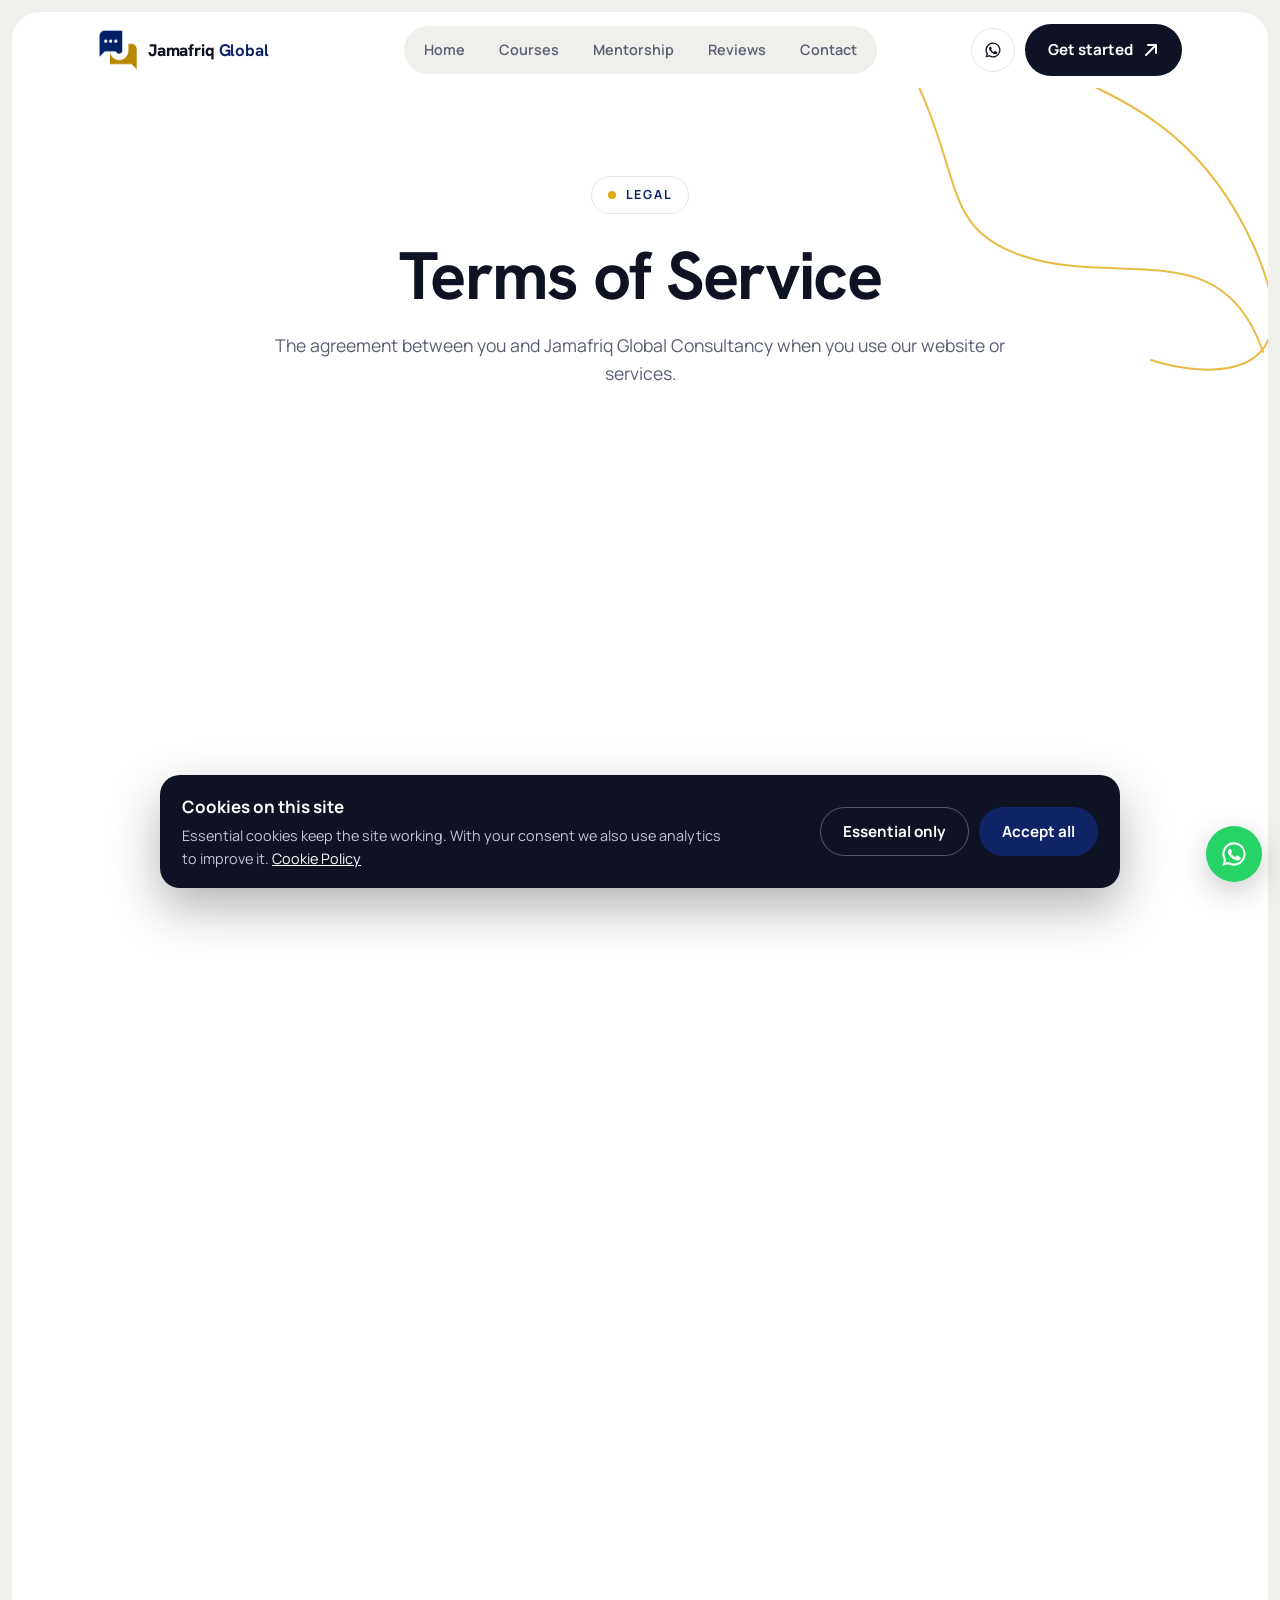
<file: terms.html>
<!DOCTYPE html>
<html lang="en-KE">
<head>
<meta charset="utf-8">
<meta name="viewport" content="width=device-width, initial-scale=1">
<title>Terms of Service | Jamafriq Global</title>
<meta name="description" content="Terms governing use of jamafriqglobal.com and Jamafriq Global Consultancy&#x27;s IELTS coaching, placement, visa support and mentorship services in Kenya.">
<link rel="canonical" href="https://www.jamafriqglobal.com/terms.html">
<meta name="robots" content="index, follow, max-image-preview:large">
<meta name="theme-color" content="#0f2466">
<link rel="icon" href="assets/logo.png" type="image/png">
<link rel="apple-touch-icon" href="assets/logo.png">
<link rel="manifest" href="site.webmanifest">
<link rel="preload" href="assets/logo.png" as="image">
<meta name="author" content="Jamafriq Global Consultancy">
<meta name="geo.region" content="KE">
<meta name="geo.placename" content="Nairobi">
<meta property="og:type" content="website">
<meta property="og:site_name" content="Jamafriq Global Consultancy">
<meta property="og:title" content="Terms of Service | Jamafriq Global">
<meta property="og:description" content="Terms governing use of jamafriqglobal.com and Jamafriq Global Consultancy&#x27;s IELTS coaching, placement, visa support and mentorship services in Kenya.">
<meta property="og:url" content="https://www.jamafriqglobal.com/terms.html">
<meta property="og:locale" content="en_KE">
<meta property="og:image" content="https://www.jamafriqglobal.com/assets/og-image.jpg">
<meta property="og:image:width" content="1200">
<meta property="og:image:height" content="630">
<meta property="og:image:alt" content="Jamafriq Global Consultancy: IELTS coaching and global placement, Kenya">
<meta name="twitter:card" content="summary_large_image">
<meta name="twitter:title" content="Terms of Service | Jamafriq Global">
<meta name="twitter:description" content="Terms governing use of jamafriqglobal.com and Jamafriq Global Consultancy&#x27;s IELTS coaching, placement, visa support and mentorship services in Kenya.">
<meta name="twitter:image" content="https://www.jamafriqglobal.com/assets/og-image.jpg">
<link rel="preload" href="assets/fonts/manrope.woff" as="font" type="font/woff" crossorigin>
<link rel="preload" href="assets/fonts/hanken-grotesk.woff" as="font" type="font/woff" crossorigin>
<link rel="stylesheet" href="css/site.css">
<script type="application/ld+json">
{"@context":"https://schema.org","@graph":[
 {"@type":["EducationalOrganization","LocalBusiness"],"@id":"https://www.jamafriqglobal.com/#org","name":"Jamafriq Global Consultancy","alternateName":"Jamafriq Global","url":"https://www.jamafriqglobal.com/","logo":"https://www.jamafriqglobal.com/assets/logo.png","foundingDate":"2021","telephone":["+254721776745","+254735209491"],"email":"jmsorwa4@gmail.com","areaServed":{"@type":"Country","name":"Kenya"},"address":{"@type":"PostalAddress","addressCountry":"KE"},"sameAs":["https://wa.me/254721776745"],
  "openingHoursSpecification":[{"@type":"OpeningHoursSpecification","dayOfWeek":["Monday","Tuesday","Wednesday","Thursday","Friday"],"opens":"08:00","closes":"17:00"},{"@type":"OpeningHoursSpecification","dayOfWeek":"Sunday","opens":"08:00","closes":"17:00"}]},
 {"@type":"WebSite","@id":"https://www.jamafriqglobal.com/#website","url":"https://www.jamafriqglobal.com/","name":"Jamafriq Global Consultancy","publisher":{"@id":"https://www.jamafriqglobal.com/#org"},"inLanguage":"en-KE"},
 {"@type":"WebPage","@id":"https://www.jamafriqglobal.com/terms.html","url":"https://www.jamafriqglobal.com/terms.html","name":"Terms of Service | Jamafriq Global","description":"Terms governing use of jamafriqglobal.com and Jamafriq Global Consultancy&#x27;s IELTS coaching, placement, visa support and mentorship services in Kenya.","isPartOf":{"@id":"https://www.jamafriqglobal.com/#website"},"about":{"@id":"https://www.jamafriqglobal.com/#org"},"inLanguage":"en-KE"},{"@type":"BreadcrumbList","itemListElement":[{"@type":"ListItem","position":1,"name":"Home","item":"https://www.jamafriqglobal.com/"},{"@type":"ListItem","position":2,"name":"terms.html","item":"https://www.jamafriqglobal.com/terms.html"}]}
]}
</script>
</head>
<body>
<a class="skip" href="#main">Skip to content</a>
<div class="sheet">
<header class="site-header">
  <div class="wrap nav">
    <a class="brand" href="index.html" aria-label="Jamafriq Global home"><img src="assets/logo.png" alt="" width="40" height="40" fetchpriority="high" decoding="async"><span>Jamafriq <b>Global</b></span></a>
    <ul class="pillnav" id="menu">
      <li><a href="index.html">Home</a></li><li><a href="courses.html">Courses</a></li><li><a href="mentorship.html">Mentorship</a></li><li><a href="reviews.html">Reviews</a></li><li><a href="contact.html">Contact</a></li>
      <li class="m-only"><a class="btn btn-navy" href="contact.html">Book a free consultation <svg viewBox="0 0 16 16" fill="none" stroke="currentColor" stroke-width="2" stroke-linecap="round" stroke-linejoin="round" aria-hidden="true"><path d="M3 13 13 3M5 3h8v8"/></svg></a></li>
      <li class="m-only"><a class="btn btn-ghost" href="https://wa.me/254721776745" rel="noopener"><svg viewBox="0 0 24 24" fill="currentColor" aria-hidden="true"><path d="M12 2a10 10 0 0 0-8.6 15.1L2 22l5-1.3A10 10 0 1 0 12 2zm0 18.2a8.2 8.2 0 0 1-4.2-1.2l-.3-.2-3 .8.8-2.9-.2-.3A8.2 8.2 0 1 1 12 20.2zm4.5-6.1c-.2-.1-1.5-.7-1.7-.8s-.4-.1-.6.1-.6.8-.8 1-.3.2-.5.1a6.7 6.7 0 0 1-3.3-2.9c-.3-.4.2-.4.7-1.3.1-.2 0-.3 0-.4l-.8-1.8c-.2-.5-.4-.4-.6-.4h-.5a1 1 0 0 0-.7.3 3 3 0 0 0-.9 2.2 5.2 5.2 0 0 0 1.1 2.8 12 12 0 0 0 4.6 4c1.7.7 2.3.8 3.2.6a2.7 2.7 0 0 0 1.8-1.3 2.2 2.2 0 0 0 .2-1.3c-.1-.1-.3-.2-.5-.3z"/></svg> WhatsApp +254 721 776 745</a></li>
    </ul>
    <div class="nav-right">
      <a class="icon-btn" href="https://wa.me/254721776745" rel="noopener" aria-label="Chat on WhatsApp"><svg viewBox="0 0 24 24" fill="currentColor" aria-hidden="true"><path d="M12 2a10 10 0 0 0-8.6 15.1L2 22l5-1.3A10 10 0 1 0 12 2zm0 18.2a8.2 8.2 0 0 1-4.2-1.2l-.3-.2-3 .8.8-2.9-.2-.3A8.2 8.2 0 1 1 12 20.2zm4.5-6.1c-.2-.1-1.5-.7-1.7-.8s-.4-.1-.6.1-.6.8-.8 1-.3.2-.5.1a6.7 6.7 0 0 1-3.3-2.9c-.3-.4.2-.4.7-1.3.1-.2 0-.3 0-.4l-.8-1.8c-.2-.5-.4-.4-.6-.4h-.5a1 1 0 0 0-.7.3 3 3 0 0 0-.9 2.2 5.2 5.2 0 0 0 1.1 2.8 12 12 0 0 0 4.6 4c1.7.7 2.3.8 3.2.6a2.7 2.7 0 0 0 1.8-1.3 2.2 2.2 0 0 0 .2-1.3c-.1-.1-.3-.2-.5-.3z"/></svg></a>
      <a class="btn btn-dark" href="contact.html">Get started <svg viewBox="0 0 16 16" fill="none" stroke="currentColor" stroke-width="2" stroke-linecap="round" stroke-linejoin="round" aria-hidden="true"><path d="M3 13 13 3M5 3h8v8"/></svg></a>
      <button class="menu-btn" id="menuBtn" aria-expanded="false" aria-controls="menu" aria-label="Open menu"><span class="bar"></span><span class="bar"></span><span class="bar"></span></button>
    </div>
  </div>
</header>
<div class="notice" id="notice" role="region" aria-label="Announcements" hidden><div class="wrap">
  <span class="item" data-until="2026-12-01T00:00:00+03:00"><i></i><span>November offer: book your official IELTS exam through us for KES 32,000.</span><a href="courses.html#apply">Apply</a><em class="left"></em></span>
  <span class="item" data-until="2026-11-21T20:00:00+03:00"><i></i><span>Mentorship programme starts Sat 21 Nov, 8 PM.</span><a href="mentorship.html">Register</a><em class="left"></em></span>
  <button class="close" id="noticeClose" type="button" aria-label="Dismiss announcements">×</button>
</div></div>
<main id="main">

<section class="page-hero"><svg class="squiggle" viewBox="0 0 600 500" fill="none" xmlns="http://www.w3.org/2000/svg" aria-hidden="true"><path d="M20 40c120 180 60 260 180 300s250-30 300 120M60 10c160 120 320 100 420 300s-60 180-120 160" stroke="currentColor" stroke-width="2.5" stroke-linecap="round"/></svg><div class="wrap"><span class="eyebrow"><i></i>Legal</span><h1>Terms of Service</h1><p class="lede">The agreement between you and Jamafriq Global Consultancy when you use our website or services.</p></div></section>
<section style="padding-top:0"><div class="wrap"><div class="legal">
<div class="meta"><span><b>Effective date:</b> 16 November 2026</span><span><b>Operator:</b> Jamafriq Global Consultancy, a business registered in the Republic of Kenya</span><span><b>Contact:</b> jmsorwa4@gmail.com · WhatsApp +254 721 776 745</span></div>

<h2>1. Who we are</h2><p>Jamafriq Global Consultancy (“Jamafriq”, “we”, “us”) provides IELTS preparation coaching, education and career placement advisory, visa documentation support, mentorship programmes and related services from Nairobi, Kenya. These Terms govern your use of jamafriqglobal.com (the “Site”) and any service you purchase from us.</p>
<h2>2. Acceptance</h2><p>By using the Site or engaging our services you agree to these Terms and to our Privacy Policy and Cookie Policy. If you are under 18, a parent or guardian must agree on your behalf, including for the Mentorship Programme.</p>
<h2>3. Our services</h2><ul><li><b>IELTS preparation:</b> online coaching, practice materials and mock examinations. We are not the IELTS test provider; test bookings and results are governed by IDP IELTS and the IELTS partners.</li><li><b>Placement advisory:</b> guidance on institutions, employers and programmes through our partner network. Admission, employment and visa decisions are made solely by the relevant institution, employer or government authority.</li><li><b>Visa assistance:</b> document review and process guidance. We are not a government body and cannot guarantee visa outcomes.</li><li><b>Mentorship programme:</b> online sessions for participants aged 15 to 24, registered by a parent or guardian.</li></ul>
<h2>4. No guarantee of outcomes</h2><p>Published statistics such as pass rates reflect past student results and are not a promise of your result. Band scores, admissions, job offers and visas depend on your own performance and on third-party decisions outside our control.</p>
<h2>5. Fees and payment</h2><p>Fees are quoted in Kenyan Shillings (KES) unless stated otherwise and are payable before a course, session or service begins, by M-Pesa Paybill, bank transfer or another method we confirm in writing. Receipts are issued for every payment. Third-party fees (IELTS test fees, application fees, visa fees, courier costs) are separate and payable directly to the third party.</p>
<h2>6. Cancellations and refunds</h2><ul><li>You may cancel a course within 48 hours of payment and before attending the first session for a full refund.</li><li>After the first session, fees for sessions already delivered are non-refundable; remaining sessions may be rescheduled once at no charge.</li><li>Mentorship session fees are non-refundable once the cohort begins, but a place may be transferred to another eligible participant.</li><li>Fees paid to third parties are subject to that third party's own refund rules.</li></ul>
<h2>7. Your responsibilities</h2><p>You agree to provide accurate information, to supply genuine documents, to attend sessions you have booked, and not to use our services for any fraudulent purpose. We may end our engagement without refund if false or forged documents are supplied.</p>
<h2>8. Intellectual property</h2><p>Course materials, practice tests, model answers and Site content are owned by Jamafriq or our licensors and are for your personal study only. They may not be copied, shared or resold. IELTS and partner names and logos belong to their respective owners.</p>
<h2>9. Reviews and user content</h2><p>By submitting a review you grant us a non-exclusive licence to publish it, with your first name and band score if provided, on the Site and in our marketing. We may edit for length and remove content that is inaccurate or offensive.</p>
<h2>10. Limitation of liability</h2><p>To the extent permitted by Kenyan law, our total liability for any claim arising from our services is limited to the fees you paid to us for the service concerned. We are not liable for indirect losses, including lost opportunities, travel costs or third-party fees.</p>
<h2>11. Third-party links</h2><p>The Site links to WhatsApp, partner websites and social networks. Those services have their own terms and privacy practices, which we do not control.</p>
<h2>12. Changes</h2><p>We may update these Terms. The effective date above shows the latest version. Continued use of the Site after a change means you accept the updated Terms.</p>
<h2>13. Governing law</h2><p>These Terms are governed by the laws of the Republic of Kenya. Disputes will first be addressed through good-faith discussion; failing that, the courts of Kenya have jurisdiction.</p>
<h2>14. Contact</h2><p>Questions about these Terms: {EMAIL} or WhatsApp {PHONE}.</p>

</div></div></section>

</main>
<section style="padding-top:0">
  <div class="wrap">
    <div class="cta">
      <svg class="squiggle" viewBox="0 0 600 500" fill="none" xmlns="http://www.w3.org/2000/svg" aria-hidden="true"><path d="M20 40c120 180 60 260 180 300s250-30 300 120M60 10c160 120 320 100 420 300s-60 180-120 160" stroke="currentColor" stroke-width="2.5" stroke-linecap="round"/></svg>
      <h2>Your global journey starts with one conversation.</h2>
      <p>Free, no obligation. Tell us where you want to go and we will map the fastest route: the right IELTS test, the right institution or employer, the right visa.</p>
      <div class="cta-row"><a class="btn btn-gold" href="contact.html">Book a free consultation <svg viewBox="0 0 16 16" fill="none" stroke="currentColor" stroke-width="2" stroke-linecap="round" stroke-linejoin="round" aria-hidden="true"><path d="M3 13 13 3M5 3h8v8"/></svg></a><a class="btn btn-light" href="https://wa.me/254721776745" rel="noopener"><svg viewBox="0 0 24 24" fill="currentColor" aria-hidden="true"><path d="M12 2a10 10 0 0 0-8.6 15.1L2 22l5-1.3A10 10 0 1 0 12 2zm0 18.2a8.2 8.2 0 0 1-4.2-1.2l-.3-.2-3 .8.8-2.9-.2-.3A8.2 8.2 0 1 1 12 20.2zm4.5-6.1c-.2-.1-1.5-.7-1.7-.8s-.4-.1-.6.1-.6.8-.8 1-.3.2-.5.1a6.7 6.7 0 0 1-3.3-2.9c-.3-.4.2-.4.7-1.3.1-.2 0-.3 0-.4l-.8-1.8c-.2-.5-.4-.4-.6-.4h-.5a1 1 0 0 0-.7.3 3 3 0 0 0-.9 2.2 5.2 5.2 0 0 0 1.1 2.8 12 12 0 0 0 4.6 4c1.7.7 2.3.8 3.2.6a2.7 2.7 0 0 0 1.8-1.3 2.2 2.2 0 0 0 .2-1.3c-.1-.1-.3-.2-.5-.3z"/></svg> WhatsApp us</a></div>
    </div>
  </div>
</section>
</div>
<footer>
  <div class="wordmark" aria-hidden="true">JAMAFRIQ</div>
  <div class="wrap">
    <div class="foot-grid">
      <div>
        <a class="foot-brand" href="index.html"><img src="assets/logo.png" alt="" width="44" height="44">Jamafriq Global</a>
        <p>Bridging the gap between dreams and reality since 2021. IELTS coaching and global placement consultancy, registered in Kenya.</p>
        <div class="social"><a href="https://www.facebook.com/Jamafriq1" rel="noopener me" aria-label="Facebook" title="Facebook"><svg viewBox="0 0 24 24" fill="currentColor" aria-hidden="true"><path d="M13.5 22v-8h2.7l.4-3.2h-3.1V8.8c0-.9.3-1.6 1.6-1.6h1.7V4.4c-.3 0-1.3-.1-2.5-.1-2.5 0-4.1 1.5-4.1 4.2v2.3H7.4V14h2.8v8z"/></svg></a><a href="https://www.instagram.com/Jamafriq1" rel="noopener me" aria-label="Instagram" title="Instagram"><svg viewBox="0 0 24 24" fill="none" stroke="currentColor" stroke-width="1.8" aria-hidden="true"><rect x="3" y="3" width="18" height="18" rx="5"/><circle cx="12" cy="12" r="4"/><circle cx="17.5" cy="6.5" r="1" fill="currentColor"/></svg></a><a href="https://x.com/Jamafriq1" rel="noopener me" aria-label="X" title="X"><svg viewBox="0 0 24 24" fill="currentColor" aria-hidden="true"><path d="M17.5 3h3l-7 8 8 10h-6.3l-4.9-6.4L4.7 21h-3l7.5-8.6L1.5 3h6.4l4.4 5.9zm-1.1 16h1.7L7 4.7H5.2z"/></svg></a></div>
      </div>
      <div><h4>Explore</h4><ul><li><a href="index.html">Home</a></li><li><a href="courses.html">Courses</a></li><li><a href="mentorship.html">Mentorship</a></li><li><a href="reviews.html">Reviews</a></li><li><a href="contact.html">Contact</a></li></ul></div>
      <div><h4>Legal</h4><ul><li><a href="terms.html">Terms of Service</a></li><li><a href="privacy.html">Privacy Policy</a></li><li><a href="cookies.html">Cookie Policy</a></li><li><a href="#" id="cookieSettings">Cookie settings</a></li></ul></div>
      <div><h4>Contact</h4><ul><li><a href="https://wa.me/254721776745" rel="noopener">WhatsApp +254 721 776 745</a></li><li><a href="tel:+254735209491">Call +254 735 209 491</a></li><li><a href="mailto:jmsorwa4@gmail.com">jmsorwa4@gmail.com</a></li><li>Mon–Fri 8:00 am – 5:00 pm</li><li>Sunday open · Saturday closed</li></ul></div>
    </div>
    <div class="foot-bottom"><span>© 2026 Jamafriq Global Consultancy. All rights reserved.</span><span>Registered in the Republic of Kenya · Nairobi</span></div>
  </div>
</footer>
<a class="wa-float" href="https://wa.me/254721776745" rel="noopener" aria-label="Chat on WhatsApp"><svg viewBox="0 0 24 24" fill="currentColor" aria-hidden="true"><path d="M12 2a10 10 0 0 0-8.6 15.1L2 22l5-1.3A10 10 0 1 0 12 2zm0 18.2a8.2 8.2 0 0 1-4.2-1.2l-.3-.2-3 .8.8-2.9-.2-.3A8.2 8.2 0 1 1 12 20.2zm4.5-6.1c-.2-.1-1.5-.7-1.7-.8s-.4-.1-.6.1-.6.8-.8 1-.3.2-.5.1a6.7 6.7 0 0 1-3.3-2.9c-.3-.4.2-.4.7-1.3.1-.2 0-.3 0-.4l-.8-1.8c-.2-.5-.4-.4-.6-.4h-.5a1 1 0 0 0-.7.3 3 3 0 0 0-.9 2.2 5.2 5.2 0 0 0 1.1 2.8 12 12 0 0 0 4.6 4c1.7.7 2.3.8 3.2.6a2.7 2.7 0 0 0 1.8-1.3 2.2 2.2 0 0 0 .2-1.3c-.1-.1-.3-.2-.5-.3z"/></svg></a>
<div class="cookie" id="cookie" role="dialog" aria-labelledby="ck-h" aria-describedby="ck-p" hidden>
  <div class="cookie-in">
    <div><b id="ck-h">Cookies on this site</b><p id="ck-p">Essential cookies keep the site working. With your consent we also use analytics to improve it. <a href="cookies.html">Cookie Policy</a></p></div>
    <div class="cookie-btns"><button class="btn btn-ghost" id="ck-ess" type="button">Essential only</button><button class="btn btn-navy" id="ck-all" type="button">Accept all</button></div>
  </div>
</div>
<script>
(function(){
  function say(el,msg,err){el.style.display='block';el.classList.toggle('err',!!err);if(err){el.textContent=msg;}else{el.innerHTML=msg;}}
  function okPhone(p){var d=p.replace(/\D/g,'');return d.length>=9&&d.length<=15;}
  function gate(fm,el){var c=fm.querySelector('[name=consent]');if(c&&!c.checked){say(el,'Please tick the consent box to continue.',1);c.focus();return true;}
    var bt=fm.querySelector('[type=submit]');if(bt.disabled)return true;bt.disabled=true;setTimeout(function(){bt.disabled=false;},2500);return false;}
  function mk(fm){var m=fm.querySelector('[name=marketing]');return m?' WhatsApp updates: '+(m.checked?'yes':'no')+'.':'';}
  function link(t,label){return '<a class="btn btn-navy wa-go" href="https://wa.me/254721776745?text='+encodeURIComponent(t)+'" rel="noopener">'+label+'</a>';}
  var b=document.getElementById('menuBtn'),m=document.getElementById('menu');
  if(b){b.addEventListener('click',function(){var o=m.classList.toggle('open');b.setAttribute('aria-expanded',o?'true':'false');document.body.classList.toggle('menu-open',o);});
    m.addEventListener('click',function(e){if(e.target.closest('a')){m.classList.remove('open');b.setAttribute('aria-expanded','false');document.body.classList.remove('menu-open');}});
    document.addEventListener('keydown',function(e){if(e.key==='Escape'&&m.classList.contains('open')){b.click();}});}
  var rt=document.getElementById('a-reftype');
  if(rt){var ps=document.getElementById('a-partner'),cs2=document.getElementById('a-country');
    var sh=function(){['alumni','partner','other'].forEach(function(k){document.getElementById('w-'+k).hidden=(rt.value!==k);});document.getElementById('w-partner-other').hidden=!(rt.value==='partner'&&ps.value==='other');};
    rt.addEventListener('change',sh);ps.addEventListener('change',sh);sh();
    var shc=function(){document.getElementById('w-country').hidden=(cs2.value!=='other');};cs2.addEventListener('change',shc);shc();
    var af=document.getElementById('appForm'),ao=document.getElementById('appOk');
    af.addEventListener('submit',function(e){e.preventDefault();var n=af.name.value.trim(),p=af.phone.value.trim();
      if(!n||!okPhone(p)){say(ao,'Please add your name and a valid WhatsApp number.',1);return;}
      if(gate(af,ao))return;
      var ref={none:'none',alumni:'alumnus '+af.alumni.value.trim(),partner:'partner '+(af.partner.value==='other'?af.partnerOther.value.trim():af.partner.value),other:af.other.value.trim()}[rt.value];
      var dest=af.country.value==='other'?af.countryOther.value.trim():af.country.value;
      var t='Course application. Name: '+n+' ('+p+'). Course: '+af.course.value+'. Test: '+af.test.value+'. Target band: '+af.target.value+'. Destination: '+dest+'. Referred by: '+ref+'. Notes: '+af.message.value.trim()+mk(af);
      say(ao,'Your application is ready. Tap below to send it on WhatsApp.<br>'+link(t,'Open WhatsApp →'));});}
  var now=Date.now();
  document.querySelectorAll('[data-until]').forEach(function(el){var t=Date.parse(el.dataset.until);if(!isNaN(t)&&now>=t){el.hidden=true;}});
  var nb=document.getElementById('notice');
  if(nb){var dismissed=false;try{dismissed=sessionStorage.getItem('jg-notice')==='1';}catch(e){}
    nb.querySelectorAll('.item:not([hidden])').forEach(function(it){var ms=Date.parse(it.dataset.until)-now,d=Math.ceil(ms/86400000),em=it.querySelector('.left');
      if(em){em.textContent=d>1?d+' days left':(ms>3600000?Math.ceil(ms/3600000)+' hours left':'Ends today');}});
    var live=nb.querySelectorAll('.item:not([hidden])').length;nb.hidden=!live||dismissed;
    document.getElementById('noticeClose').addEventListener('click',function(){nb.hidden=true;try{sessionStorage.setItem('jg-notice','1');}catch(e){}});}
  var ck=document.getElementById('cookie');
  function ckGet(){try{return localStorage.getItem('jg-consent');}catch(e){return null;}}
  function ckSet(v){try{localStorage.setItem('jg-consent',v);}catch(e){}ck.hidden=true;document.documentElement.dataset.consent=v;}
  if(ck){if(!ckGet()){ck.hidden=false;}else{document.documentElement.dataset.consent=ckGet();}
    document.getElementById('ck-all').addEventListener('click',function(){ckSet('all');});
    document.getElementById('ck-ess').addEventListener('click',function(){ckSet('essential');});
    var cs=document.getElementById('cookieSettings');if(cs){cs.addEventListener('click',function(e){e.preventDefault();ck.hidden=false;ck.scrollIntoView({block:'end'});});}}
  var nums=document.querySelectorAll('[data-to]');
  if(nums.length&&'IntersectionObserver' in window){var io=new IntersectionObserver(function(es){es.forEach(function(en){if(!en.isIntersecting)return;var el=en.target;io.unobserve(el);
    var to=+el.dataset.to,from=+(el.dataset.from||0),suf=el.dataset.suffix||'',t0=null,D=1600;
    var step=function(ts){if(!t0)t0=ts;var p=Math.min((ts-t0)/D,1);p=1-Math.pow(1-p,3);el.textContent=Math.round(from+(to-from)*p)+suf;if(p<1)requestAnimationFrame(step);};
    requestAnimationFrame(step);});},{threshold:.4});nums.forEach(function(n){io.observe(n);});}
  var rf=document.getElementById('revForm');
  if(rf){var ro=document.getElementById('revOk');rf.addEventListener('submit',function(e){e.preventDefault();var n=rf.name.value.trim(),x=rf.text.value.trim();
    if(!n||!x){say(ro,'Please add your name and your review.',1);return;}
    if(gate(rf,ro))return;
    var t='New review from '+n+(rf.band.value?' (Band '+rf.band.value+')':'')+'. Service: '+rf.course.value+'. Review: "'+x+'"';
    say(ro,'Thank you! Tap below to send your review on WhatsApp.<br>'+link(t,'Open WhatsApp →'));});}
  var f=document.getElementById('leadForm');
  if(f){var ok=document.getElementById('formOk');
    var pre={'study-abroad':['Study abroad placement','Tell us your preferred country and course and we will shortlist institutions.'],'work-abroad':['Work abroad placement','Tell us your profession and preferred country and we will match you with employers.'],'visa':['Visa assistance','Tell us which visa you are applying for and where you are in the process.'],'pre-departure':['Pre-departure briefing','Tell us your destination and travel date.'],'scholarship':['Scholarship guidance','Tell us your course, level and preferred country.'],'ielts':['IELTS preparation','Tell us your target band and test date if booked.'],'mentorship':['Mentorship programme','Parent or guardian: tell us the participant’s age range and what they hope to gain.']};
    var key=(location.hash||'').replace('#','')||new URLSearchParams(location.search).get('service')||'';
    if(pre[key]){f.goal.value=key;document.getElementById('formTitle').textContent=pre[key][0];document.getElementById('formSub').textContent=pre[key][1];f.subject.placeholder=pre[key][0]+': ';setTimeout(function(){f.subject.focus();},200);}
    f.goal.addEventListener('change',function(){var k=f.goal.value;if(pre[k]){document.getElementById('formTitle').textContent=pre[k][0];document.getElementById('formSub').textContent=pre[k][1];}else{document.getElementById('formTitle').textContent='Send an enquiry';document.getElementById('formSub').textContent='Choose a service and tell us your goal.';}});f.addEventListener('submit',function(e){e.preventDefault();
    var n=f.name.value.trim(),p=f.phone.value.trim();
    if(!n||!okPhone(p)){say(ok,'Please add your name and a valid WhatsApp number.',1);return;}
    if(gate(f,ok))return;
    var t='Hello Jamafriq Global, my name is '+n+' ('+p+'). Service: '+f.goal.options[f.goal.selectedIndex].text+'. Subject: '+(f.subject?f.subject.value.trim():'')+'. Start: '+(f.when?f.when.value:'')+'. '+f.message.value.trim()+mk(f);
    say(ok,'Your enquiry is ready. Tap below to send it on WhatsApp.<br>'+link(t,'Open WhatsApp →'));});}
})();
</script>
</body>
</html>
</file>
<file: css/site.css>
@font-face{font-family:"Hanken Grotesk";src:url(../assets/fonts/hanken-grotesk.woff) format("woff");font-weight:700 800;font-style:normal;font-display:swap}
@font-face{font-family:"Manrope";src:url(../assets/fonts/manrope.woff) format("woff");font-weight:400 700;font-style:normal;font-display:swap}
:root{
  /* Palette: paper grey canvas, white sheets, navy + gold brand, three pastel card tints */
  --canvas:#efefec; --sheet:#ffffff; --ink:#0f1222; --ink-2:#5a5e72; --line:#e6e6e1;
  --navy:#0f2466; --navy-2:#0a1a4d; --gold:#e3a918; --gold-ink:#86600a; --star:#a87400; --gold-soft:#ffe9b0;
  --tint-sun:#fff1c9; --tint-sky:#dbe6ff; --tint-mint:#dff5dc; --tint-peach:#ffd9c7; --tint-lav:#e9e0ff;
  --font-display:"Hanken Grotesk", "Helvetica Neue", Arial, sans-serif;
  --font-body:"Manrope", system-ui, -apple-system, "Segoe UI", sans-serif;
  /* Layout: a white rounded sheet floating on grey, 1180px content column */
  --max:1180px; --gutter:clamp(16px,4vw,48px); --r:28px;
  color-scheme:light;
}
@media(min-width:1700px){:root{--max:1400px}html{font-size:18px}}
@media(min-width:2200px){:root{--max:1800px}html{font-size:21px}}
@media(max-width:380px){html{font-size:15px}.btn{padding:12px 18px}}
*{box-sizing:border-box}
[hidden]{display:none!important}
html{scroll-behavior:smooth}
@media(prefers-reduced-motion:reduce){html{scroll-behavior:auto}*{animation:none!important;transition:none!important}}
body{margin:0;background:var(--canvas);color:var(--ink);font-family:var(--font-body);font-size:17px;line-height:1.6;-webkit-font-smoothing:antialiased}
img,svg{max-width:100%;display:block}
a{color:inherit}
h1,h2,h3,h4{font-family:var(--font-display);font-weight:700;letter-spacing:-.025em;line-height:1.02;margin:0;text-wrap:balance}
h1{font-size:clamp(2.8rem,7.2vw,5.6rem)}
h2{font-size:clamp(2rem,4.4vw,3.4rem)}
h3{font-size:1.45rem;letter-spacing:-.015em;line-height:1.15}
h4{font-size:1.05rem;letter-spacing:0}
p{margin:0}
.wrap{max-width:var(--max);margin:0 auto;padding:0 var(--gutter)}
.skip{position:absolute;left:-999px;top:8px;background:var(--navy);color:#fff;padding:8px 12px;border-radius:6px;z-index:100}
.skip:focus{left:8px}
:focus-visible{outline:2px solid var(--gold);outline-offset:3px}
.sheet{background:var(--sheet);border-radius:var(--r);margin:12px;overflow:hidden;position:relative}
@media(max-width:600px){.sheet{margin:6px;border-radius:20px}}

/* ---- Header ---- */
.site-header{position:sticky;top:0;z-index:50;background:rgba(255,255,255,.9);backdrop-filter:saturate(1.3) blur(10px)}
.nav{display:grid;grid-template-columns:1fr auto 1fr;align-items:center;height:76px;gap:16px}
.brand{display:flex;align-items:center;gap:10px;text-decoration:none;font-family:var(--font-display);font-weight:800;font-size:1.05rem;letter-spacing:-.01em}
.brand svg{width:38px;height:38px}
.brand span b{color:var(--navy)}
.pillnav{justify-self:center;display:flex;gap:2px;background:var(--canvas);padding:4px;border-radius:999px;list-style:none;margin:0}
.pillnav a{display:block;padding:8px 16px;border-radius:999px;text-decoration:none;font-size:.9rem;font-weight:600;color:var(--ink-2);transition:background .15s,color .15s}
.pillnav a:hover{color:var(--ink)}
.pillnav a[aria-current="page"]{background:var(--sheet);color:var(--ink);box-shadow:0 1px 2px rgba(0,0,0,.06)}
.nav-right{justify-self:end;display:flex;align-items:center;gap:10px}
.btn{display:inline-flex;align-items:center;gap:10px;padding:13px 22px;border-radius:999px;font-weight:700;text-decoration:none;font-size:.95rem;border:1px solid transparent;cursor:pointer;font-family:inherit;transition:transform .15s,background .15s,border-color .15s;white-space:nowrap}
.btn:hover{transform:translateY(-1px)}
.btn-dark{background:var(--ink);color:#fff}
.btn-dark:hover{background:var(--navy)}
.btn-navy{background:var(--navy);color:#fff}
.btn-navy:hover{background:var(--navy-2)}
.btn-gold{background:var(--gold);color:var(--ink)}
.btn-ghost{border-color:var(--line);color:var(--ink);background:var(--sheet)}
.btn-ghost:hover{border-color:var(--ink)}
.btn-light{background:#fff;color:var(--ink)}
.btn svg{width:16px;height:16px}
.icon-btn{width:44px;height:44px;border-radius:50%;display:grid;place-items:center;border:1px solid var(--line);background:var(--sheet);color:var(--ink);text-decoration:none}
.icon-btn svg{width:18px;height:18px}
.menu-btn{display:none}
.m-only{display:none}
@media(max-width:1024px){
  .site-header{backdrop-filter:none;-webkit-backdrop-filter:none;background:var(--sheet);border-bottom:1px solid var(--line)}
  .nav{grid-template-columns:auto 1fr auto;height:68px}
  .m-only{display:block}
  .pillnav{display:flex;position:fixed;inset:68px 0 0 0;width:100%;justify-self:stretch;align-self:stretch;margin:0;background:var(--sheet);flex-direction:column;gap:4px;padding:18px var(--gutter) 32px;border-radius:0;overflow:auto;z-index:49;
    opacity:0;visibility:hidden;transform:translateY(-8px);transition:opacity .22s ease,transform .22s ease,visibility 0s linear .22s}
  .pillnav.open{opacity:1;visibility:visible;transform:none;transition:opacity .22s ease,transform .22s ease}
  .pillnav li{border-bottom:1px solid var(--line)}
  .pillnav li.m-only{border:0;margin-top:10px}
  .pillnav li.m-only .btn{width:100%;justify-content:center;padding:15px 20px;font-size:1rem;white-space:nowrap}
  .pillnav li.m-only .btn-navy{color:#fff}
  .pillnav li.m-only .btn-ghost{color:var(--ink)}
  .pillnav li.m-only .btn-ghost svg{width:18px;height:18px}
  .pillnav a:not(.btn){display:block;padding:16px 4px;font-size:1.25rem;font-family:var(--font-display);font-weight:700;letter-spacing:-.01em;color:var(--ink);background:none;box-shadow:none;border-radius:0}
  .pillnav a[aria-current="page"]:not(.btn){color:var(--navy);position:relative}
  .pillnav a[aria-current="page"]:not(.btn)::after{content:"";position:absolute;right:4px;top:50%;width:8px;height:8px;border-radius:50%;background:var(--gold);transform:translateY(-50%)}
  .nav-right .btn{display:none}
  .menu-btn{display:grid;place-items:center;gap:0;width:44px;height:44px;border-radius:50%;border:1px solid var(--line);background:var(--sheet);cursor:pointer;position:relative}
  .menu-btn .bar{position:absolute;width:18px;height:2px;background:var(--ink);border-radius:2px;transition:transform .22s,opacity .22s}
  .menu-btn .bar:nth-child(1){transform:translateY(-6px)}.menu-btn .bar:nth-child(3){transform:translateY(6px)}
  .menu-btn[aria-expanded="true"] .bar:nth-child(1){transform:rotate(45deg)}.menu-btn[aria-expanded="true"] .bar:nth-child(2){opacity:0}.menu-btn[aria-expanded="true"] .bar:nth-child(3){transform:rotate(-45deg)}
  body.menu-open{overflow:hidden}
}

.notice{background:var(--canvas);color:var(--ink);font-size:.86rem;border-bottom:1px solid var(--line);position:relative}
.notice[hidden]{display:none}
.notice .wrap{display:flex;gap:6px 36px;align-items:center;justify-content:center;padding:9px var(--gutter);flex-wrap:wrap;padding-right:calc(var(--gutter) + 28px)}
.notice .item{display:inline-flex;gap:10px;align-items:center;flex-wrap:wrap;justify-content:center}
.notice .item[hidden]{display:none}
.notice .item i{width:7px;height:7px;border-radius:50%;background:var(--gold);flex:none}
.notice .item a{font-weight:700;color:var(--navy);text-decoration:underline;text-underline-offset:3px;text-decoration-thickness:1.5px}
.notice .item em{font-style:normal;font-size:.74rem;color:var(--ink-2);white-space:nowrap}
.notice .item em:empty{display:none}
.notice .close{position:absolute;right:calc(var(--gutter) - 8px);top:50%;transform:translateY(-50%);background:none;border:0;color:var(--ink-2);font-size:1.25rem;cursor:pointer;line-height:1;padding:4px 8px}
.notice .close:hover{color:var(--ink)}
@media(max-width:640px){
  .notice .wrap{flex-direction:column;flex-wrap:nowrap;align-items:stretch;gap:4px;padding:8px var(--gutter);padding-right:calc(var(--gutter) + 26px)}
  .notice .item{display:flex;flex-wrap:nowrap;justify-content:flex-start;gap:8px;font-size:.82rem}
  .notice .item>span{flex:1;min-width:0;white-space:nowrap;overflow:hidden;text-overflow:ellipsis}
  .notice .item em{display:none}
  .notice .item a{flex:none}
}
[data-until][hidden]{display:none!important}
/* ---- Hero ---- */
.hero{position:relative;text-align:center;padding:clamp(56px,9vw,120px) 0 clamp(36px,5vw,64px);overflow:hidden}
.hero .squiggle{position:absolute;right:-4%;top:-10%;width:min(52vw,620px);height:auto;pointer-events:none;color:var(--gold);opacity:.9}
.hero .squiggle-l{position:absolute;left:-6%;bottom:-8%;width:min(34vw,420px);color:var(--navy);opacity:.12;pointer-events:none}
.hero .inner{position:relative;max-width:900px;margin:0 auto}
.eyebrow{display:inline-flex;align-items:center;gap:10px;font-size:.78rem;font-weight:800;letter-spacing:.14em;text-transform:uppercase;color:var(--navy);border:1px solid var(--line);border-radius:999px;padding:8px 16px;background:var(--sheet);margin-bottom:28px}
.eyebrow i{width:8px;height:8px;border-radius:50%;background:var(--gold);display:inline-block}
.hero h1 em{font-style:normal;color:var(--navy)}
.hero .lede{font-size:clamp(1.05rem,1.7vw,1.3rem);color:var(--ink-2);max-width:40em;margin:26px auto 36px}
.cta-row{display:flex;gap:12px;flex-wrap:wrap;justify-content:center}
.proof{display:grid;grid-template-columns:repeat(4,auto);justify-content:center;gap:clamp(24px,5vw,72px);margin-top:clamp(40px,6vw,72px)}
@media(max-width:640px){.proof{grid-template-columns:1fr 1fr;gap:28px 16px}}
.proof div{text-align:center}
.proof b{display:block;font-family:var(--font-display);font-weight:800;font-size:clamp(2.2rem,4.5vw,3.4rem);line-height:1;letter-spacing:-.03em;font-variant-numeric:tabular-nums}
.proof span{display:block;font-size:.8rem;color:var(--ink-2);margin-top:8px;letter-spacing:.1em;text-transform:uppercase;font-weight:700}

/* ---- Page hero (inner pages) ---- */
.page-hero{text-align:center;padding:clamp(48px,7vw,88px) 0 clamp(28px,4vw,48px);position:relative;overflow:hidden}
.page-hero .squiggle{position:absolute;right:-6%;top:-30%;width:min(40vw,480px);color:var(--gold);opacity:.8;pointer-events:none}
.page-hero .lede{color:var(--ink-2);max-width:42em;margin:20px auto 0;font-size:1.1rem;position:relative}
.page-hero h1{font-size:clamp(2.4rem,5.6vw,4.2rem);position:relative}

/* ---- Sections ---- */
section{padding:clamp(48px,7vw,88px) 0;content-visibility:auto;contain-intrinsic-size:auto 600px}
.hero,.page-hero{content-visibility:visible}
.sec-head{display:grid;grid-template-columns:1fr;justify-items:center;text-align:center;gap:14px;margin-bottom:clamp(28px,4vw,48px)}
.sec-head p{color:var(--ink-2);max-width:40em}
.sec-head h2::after{content:"";display:block;width:44px;height:3px;border-radius:2px;background:var(--gold);margin:16px auto 0}
.sec-head .side{display:flex;flex-direction:column;align-items:center;gap:14px;max-width:420px}
.dest{display:grid;gap:12px;justify-items:center;margin-top:8px}
.dest-label{font-size:.75rem;font-weight:800;letter-spacing:.14em;text-transform:uppercase;color:var(--navy)}
.sec-head .side .dotmark{width:34px;height:34px;border-radius:50%;background:var(--navy);color:var(--gold);display:grid;place-items:center;font-size:1.1rem}
@media(max-width:760px){.sec-head{grid-template-columns:1fr}}
.center{text-align:center}
.center p{margin:0 auto}

/* ---- Direction cards (reference style) ---- */
.dir-grid{display:grid;grid-template-columns:repeat(3,1fr);gap:18px}
.dir{position:relative;border-radius:26px;padding:24px;min-height:300px;display:flex;flex-direction:column;justify-content:flex-end;overflow:hidden;text-decoration:none;color:var(--ink)}
.dir .photo{position:absolute;right:0;top:0;width:58%;height:66%;clip-path:polygon(0 0,100% 0,100% 100%,0 82%);border-bottom-left-radius:22px;overflow:hidden}
.dir .photo::after{content:"";position:absolute;inset:0;background:
  radial-gradient(120% 90% at 20% 20%, rgba(255,255,255,.35), transparent 60%),
  repeating-linear-gradient(135deg, rgba(255,255,255,.08) 0 10px, transparent 10px 22px)}
.dir .arrow{position:absolute;left:24px;top:24px;width:40px;height:40px;border-radius:50%;background:#fff;display:grid;place-items:center;color:var(--ink);box-shadow:0 2px 8px rgba(0,0,0,.08)}
.dir .arrow svg{width:16px;height:16px}
.dir .lvl{display:inline-block;align-self:flex-start;font-size:.72rem;font-weight:800;letter-spacing:.06em;border:1px solid rgba(0,0,0,.4);border-radius:999px;padding:2px 10px;margin-bottom:10px;background:rgba(255,255,255,.4)}
.dir h3{font-size:1.5rem}
.dir p{color:rgba(15,18,34,.72);font-size:.95rem;margin-top:4px}
.dir.sun{background:var(--tint-sun)}.dir.sun .photo{background:linear-gradient(160deg,#f3b83a,#9e6a05)}
.dir.sky{background:var(--tint-sky)}.dir.sky .photo{background:linear-gradient(160deg,#4f6fd8,#0f2466)}
.dir.mint{background:var(--tint-mint)}.dir.mint .photo{background:linear-gradient(160deg,#79c982,#1d6b3a)}
.dir.peach{background:var(--tint-peach)}.dir.peach .photo{background:linear-gradient(160deg,#f29a66,#8b3a0f)}
.dir.lav{background:var(--tint-lav)}.dir.lav .photo{background:linear-gradient(160deg,#9b85e8,#3b2a8c)}
.dir .photo .pic{position:absolute;inset:0;width:100%;height:100%;object-fit:cover}
.dir .photo{opacity:0;transform:translate(10px,-10px) scale(.98);transition:opacity .35s ease,transform .35s ease}
.dir:hover .photo,.dir:focus-visible .photo,.dir:active .photo{opacity:.85;transform:none}
@media(hover:none){.dir .photo{opacity:.0}.dir:active .photo{opacity:.85}}
.dir .photo.icon{display:grid;place-items:center;color:#fff}
.dir .photo.icon::after{display:none}
.dir .photo.icon svg{width:46%;height:auto;max-width:120px}
.dir .photo.logo{background:#fff;display:grid;place-items:center;padding:12% 16% 18%}
.dir .photo.logo::after{display:none}
.dir .photo.logo img{width:100%;height:auto;object-fit:contain}
.page-hero.img .art.icon{display:grid;place-items:center;background:var(--navy);color:var(--gold)}
.page-hero.img .art.icon svg{width:38%;max-width:180px}
.page-hero.img .art.logo{display:grid;place-items:center;background:var(--tint-sun);padding:12%}
.page-hero.img .art.logo img{width:70%;height:auto;object-fit:contain}
.dir .photo.type{display:flex;flex-direction:column;justify-content:center;padding:24px 28px;color:#fff}
.dir .photo.type::after{display:none}
.dir .photo.type b{font-family:var(--font-display);font-size:4rem;font-weight:800;letter-spacing:-.05em;line-height:.9}
.dir .photo.type span{font-size:.8rem;font-weight:700;opacity:.85;margin-top:8px;max-width:12em;line-height:1.3}
.dir{min-height:260px}
.dir .photo{width:60%;height:64%}
.brand img{width:40px;height:40px;object-fit:contain}
.foot-brand img{width:44px;height:44px;background:#fff;border-radius:12px;padding:5px;object-fit:contain}
/* inner page hero with image */
.page-hero.img{display:grid;grid-template-columns:1.1fr .9fr;gap:40px;align-items:center;text-align:left}
.page-hero.img .lede{margin:20px 0 0}
.page-hero.img .cta-row{justify-content:flex-start;margin-top:28px}
.page-hero.img .art{position:relative;border-radius:30px;overflow:hidden;aspect-ratio:4/3;background:var(--canvas)}
.page-hero.img .art img{width:100%;height:100%;object-fit:cover}
.page-hero.img .art .chip{position:absolute;left:18px;bottom:18px;background:#fff;border-radius:999px;padding:10px 16px;font-weight:800;font-size:.85rem;box-shadow:0 6px 20px rgba(0,0,0,.12)}
.page-hero.img .art .chip b{color:var(--navy)}
@media(max-width:860px){.page-hero.img{grid-template-columns:1fr}}
@media(max-width:900px){.dir-grid{grid-template-columns:1fr 1fr}}
@media(max-width:560px){.dir-grid{grid-template-columns:1fr}}

/* ---- Feature band (navy) ---- */
.band{background:var(--navy);color:#fff;border-radius:26px;padding:clamp(32px,5vw,64px);display:grid;grid-template-columns:1.1fr 1fr;gap:40px;align-items:center;position:relative;overflow:hidden}
.band h2{color:#fff}
.band p{color:#c7cfeb}
.band .squiggle{position:absolute;right:-10%;bottom:-30%;width:50%;color:var(--gold);opacity:.35}
.band .list{list-style:none;margin:24px 0 0;padding:0;display:grid;gap:12px}
.band .list li{display:flex;gap:12px;align-items:flex-start}
.band .list li::before{content:"";width:22px;height:22px;flex:none;border-radius:50%;background:var(--gold);margin-top:3px;
  -webkit-mask:url("data:image/svg+xml,%3Csvg xmlns='http://www.w3.org/2000/svg' viewBox='0 0 24 24'%3E%3Cpath d='M9 16.2 4.8 12l-1.4 1.4L9 19 21 7l-1.4-1.4z' fill='black'/%3E%3C/svg%3E") center/70% no-repeat #000;mask:url("data:image/svg+xml,%3Csvg xmlns='http://www.w3.org/2000/svg' viewBox='0 0 24 24'%3E%3Cpath d='M9 16.2 4.8 12l-1.4 1.4L9 19 21 7l-1.4-1.4z' fill='black'/%3E%3C/svg%3E") center/70% no-repeat}
.band .stat-grid{display:grid;grid-template-columns:1fr 1fr;gap:14px;position:relative}
.band .stat{background:rgba(255,255,255,.07);border:1px solid rgba(255,255,255,.12);border-radius:20px;padding:22px}
.band .stat b{display:block;font-family:var(--font-display);font-size:2.4rem;font-weight:800;letter-spacing:-.03em;line-height:1;color:var(--gold)}
.band .stat span{display:block;font-size:.85rem;color:#c7cfeb;margin-top:8px}
@media(max-width:860px){.band{grid-template-columns:1fr}}

.offer{background:var(--navy);color:#fff;border-radius:26px;padding:clamp(24px,4vw,40px);display:flex;gap:24px;align-items:center;justify-content:space-between;flex-wrap:wrap}
.offer .tag{font-size:.72rem;font-weight:800;letter-spacing:.1em;text-transform:uppercase;color:var(--gold);display:block;margin-bottom:10px}
.offer h3{font-size:1.5rem;color:#fff}
.offer p{color:#c7cfeb;margin-top:8px;max-width:48em}
/* ---- Steps ---- */
.steps{display:grid;grid-template-columns:repeat(4,1fr);gap:16px;counter-reset:s}
.step{background:var(--canvas);border-radius:22px;padding:26px;min-height:200px;display:flex;flex-direction:column;gap:10px;transition:transform .2s,box-shadow .2s}
.step:hover{transform:translateY(-4px);box-shadow:0 18px 36px -20px rgba(15,36,102,.35)}
.step::before{counter-increment:s;content:counter(s,decimal-leading-zero);width:36px;height:36px;border-radius:50%;background:var(--navy);color:#fff;display:grid;place-items:center;font-weight:800;font-size:.8rem;margin-bottom:6px}
.step p{color:var(--ink-2);font-size:.95rem}
@media(max-width:860px){.steps{grid-template-columns:1fr 1fr}}
@media(max-width:480px){.steps{grid-template-columns:1fr}}

/* ---- Course cards ---- */
.courses{display:grid;grid-template-columns:repeat(3,1fr);gap:18px}
.course{border-radius:26px;padding:28px;display:flex;flex-direction:column;gap:14px;position:relative;overflow:hidden;min-height:380px;transition:transform .2s,box-shadow .2s}
.course:hover{transform:translateY(-4px);box-shadow:0 24px 44px -22px rgba(15,36,102,.35)}
.course .tag{font-size:.72rem;font-weight:800;letter-spacing:.1em;text-transform:uppercase}
.course p{color:var(--ink-2);flex:1}
.course ul{margin:0;padding:0;list-style:none;display:grid;gap:8px;font-size:.93rem}
.course ul li{display:flex;gap:10px;align-items:center}
.course ul li::before{content:"";width:6px;height:6px;border-radius:50%;background:var(--gold);flex:none}
.course .btn{align-self:flex-start;margin-top:8px}
.course.navy{background:var(--navy);color:#fff}
.course.navy p,.course.navy .tag{color:#c7cfeb}
.course.navy .tag{color:var(--gold)}
.course.sun{background:var(--tint-sun)}.course.sky{background:var(--tint-sky)}.course.mint{background:var(--tint-mint)}
.course .price{font-family:var(--font-display);font-weight:800;font-size:1.6rem;letter-spacing:-.02em}
@media(max-width:860px){.courses{grid-template-columns:1fr}}

/* ---- Partners ---- */
.partner-grid{display:grid;grid-template-columns:repeat(4,1fr);gap:16px}
.partner{background:var(--canvas);border-radius:22px;padding:24px;display:flex;flex-direction:column;gap:12px;min-height:190px}
.partner .mono{width:52px;height:52px;border-radius:14px;background:var(--sheet);display:grid;place-items:center;font-family:var(--font-display);font-weight:800;color:var(--navy);letter-spacing:-.03em;font-size:1rem;border:1px solid var(--line)}
.partner .cat{font-size:.7rem;font-weight:800;letter-spacing:.12em;text-transform:uppercase;color:var(--gold);}
.partner h3{font-size:1.1rem}
.partner p{color:var(--ink-2);font-size:.92rem}
@media(max-width:900px){.partner-grid{grid-template-columns:1fr 1fr}}
@media(max-width:520px){.partner-grid{grid-template-columns:1fr}}
.logo-strip{display:flex;flex-wrap:wrap;gap:10px;justify-content:center}
.logo-strip span{border:1px solid var(--line);border-radius:999px;padding:8px 16px;font-size:.9rem;font-weight:600;color:var(--ink-2);background:var(--sheet)}
.countries{display:flex;gap:10px;flex-wrap:wrap;justify-content:center}
.countries span{display:inline-flex;align-items:center;gap:8px;background:var(--canvas);border-radius:999px;padding:10px 18px;font-weight:600;font-size:.95rem}
.countries i{width:10px;height:10px;border-radius:50%;background:var(--navy);display:inline-block}

/* ---- Partner marquee ---- */
.marquee{overflow:hidden;position:relative;padding:8px 0;-webkit-mask:linear-gradient(90deg,transparent,#000 8%,#000 92%,transparent);mask:linear-gradient(90deg,transparent,#000 8%,#000 92%,transparent)}
.marquee .track{display:flex;gap:14px;width:max-content;animation:scroll 48s linear infinite}
.marquee:hover .track{animation-play-state:paused}
@keyframes scroll{to{transform:translateX(-50%)}}
@media(prefers-reduced-motion:reduce){.marquee .track{animation:none;flex-wrap:wrap;width:auto;justify-content:center;padding:0 16px}.marquee{mask:none;-webkit-mask:none}}
.ptile{display:flex;align-items:center;gap:14px;background:var(--canvas);border-radius:18px;padding:14px 22px 14px 14px;min-width:290px;flex:none;height:112px}
.ptile.logo{background:var(--sheet);border:1px solid var(--line);justify-content:center;padding:18px 28px;min-width:220px}
.ptile.logo img{max-height:68px;max-width:190px;width:auto;height:auto;object-fit:contain;filter:saturate(1.05)}
.ptile.word b{font-family:var(--font-display);font-weight:800;font-size:1.3rem;letter-spacing:-.03em;color:var(--navy);text-align:center;line-height:1.1;max-width:180px}
.ptile .mono{width:48px;height:48px;border-radius:12px;background:var(--sheet);display:grid;place-items:center;font-family:var(--font-display);font-weight:800;color:var(--navy);font-size:.95rem;border:1px solid var(--line);flex:none}
.ptile b{display:block;font-size:.98rem;line-height:1.2}
.ptile span{font-size:.72rem;letter-spacing:.1em;text-transform:uppercase;color:var(--gold-ink);font-weight:800}

/* ---- Contact page ---- */
.contact-hero{background:var(--navy);color:#fff;border-radius:26px;padding:clamp(24px,4vw,44px);display:grid;grid-template-columns:repeat(3,1fr);gap:16px;position:relative;overflow:hidden}
.contact-hero .squiggle{position:absolute;right:-8%;top:-40%;width:40%;color:var(--gold);opacity:.35}
.ctile{position:relative;background:rgba(255,255,255,.07);border:1px solid rgba(255,255,255,.14);border-radius:20px;padding:24px;text-decoration:none;color:#fff;display:grid;gap:8px;align-content:start;transition:background .15s}
a.ctile:hover{background:rgba(255,255,255,.13)}
.ctile small{font-size:.72rem;letter-spacing:.12em;text-transform:uppercase;color:var(--gold);font-weight:800}
.ctile b{font-family:var(--font-display);font-size:1.25rem;letter-spacing:-.01em;overflow-wrap:anywhere}
.ctile span{font-size:.9rem;color:#c7cfeb}
@media(max-width:860px){.contact-hero{grid-template-columns:1fr}}
.contact-layout{display:grid;grid-template-columns:.9fr 1.1fr;gap:24px;margin-top:24px}
.next{background:var(--tint-sun);border-radius:26px;padding:30px}
.next ol{margin:18px 0 0;padding:0;list-style:none;display:grid;gap:16px;counter-reset:n}
.next li{display:grid;grid-template-columns:36px 1fr;gap:14px;align-items:start}
.next li::before{counter-increment:n;content:counter(n);width:36px;height:36px;border-radius:50%;background:var(--navy);color:#fff;display:grid;place-items:center;font-weight:800;font-size:.85rem}
.next li b{display:block}
.next li span{color:rgba(15,18,34,.7);font-size:.93rem}
.next .hours{margin-top:24px;padding-top:18px;border-top:1px solid rgba(0,0,0,.12);font-size:.93rem;display:grid;gap:4px}
@media(max-width:860px){.contact-layout{grid-template-columns:1fr}}

/* ---- Review marquee (3D cards) ---- */
.rev-marquee{padding:18px 0;perspective:1200px}
.rev-marquee .track{animation-duration:70s}
.rev-marquee .track.reverse{animation-direction:reverse}
.rtile{flex:none;width:min(380px,82vw);margin:0;background:var(--sheet);border:1px solid var(--line);border-radius:22px;padding:24px;display:flex;flex-direction:column;gap:14px;
  box-shadow:0 1px 0 #fff inset,0 14px 30px -14px rgba(15,36,102,.28),0 2px 6px rgba(0,0,0,.04);transform:rotateX(4deg) translateZ(0);transition:transform .25s,box-shadow .25s}
.rtile:hover{transform:rotateX(0) translateY(-6px);box-shadow:0 30px 50px -20px rgba(15,36,102,.4),0 2px 6px rgba(0,0,0,.05)}
.rtile .stars{color:var(--star);letter-spacing:2px;font-size:.9rem}
.rtile blockquote{margin:0;flex:1;font-size:.98rem;line-height:1.55}
.rtile .who{display:flex;align-items:center;gap:12px}
.rtile .av{width:40px;height:40px;border-radius:50%;background:linear-gradient(135deg,var(--navy),#3350b5);color:#fff;display:grid;place-items:center;font-weight:800;font-size:.85rem;flex:none}
.rtile .who b{display:block;font-weight:700;font-size:.95rem}
.rtile .who span{font-size:.8rem;color:var(--ink-2)}
.rtile::before{content:"”";position:absolute;right:20px;top:4px;font-family:var(--font-display);font-size:4rem;line-height:1;color:var(--gold);opacity:.35}
.rtile{position:relative}

/* ---- Review trio ---- */
.trio{display:grid;grid-template-columns:repeat(3,1fr);gap:22px;align-items:center;max-width:1040px;margin:0 auto}
.tcard{position:relative;margin:0;background:var(--sheet);border:1px solid var(--line);border-radius:26px;padding:34px 28px 28px;text-align:center;display:flex;flex-direction:column;align-items:center;gap:10px;box-shadow:0 20px 40px -24px rgba(15,36,102,.3)}
.tcard.mid{transform:translateY(-22px) scale(1.04);box-shadow:0 36px 60px -24px rgba(15,36,102,.42);border-color:transparent;z-index:1}
.tcard .av{width:56px;height:56px;border-radius:50%;background:linear-gradient(135deg,var(--navy),#3350b5);color:#fff;display:grid;place-items:center;font-weight:800;font-size:1rem}
.tcard figcaption b{display:block;font-weight:800;font-size:1.02rem}
.tcard figcaption span{font-size:.85rem;color:var(--ink-2)}
.tcard blockquote{margin:10px 0 0;font-size:1rem;line-height:1.6;color:var(--ink);position:relative;padding:0 6px}
.tcard blockquote::before{content:"“";position:absolute;left:-8px;top:-18px;font-family:var(--font-display);font-size:3rem;color:var(--gold);opacity:.6;line-height:1}
.tcard .stars{color:var(--star);letter-spacing:3px;font-size:.9rem;margin-top:6px}
@media(max-width:900px){.trio{grid-template-columns:1fr;max-width:520px}.tcard.mid{transform:none;order:-1}}

/* ---- Reviews ---- */
.reviews{display:grid;grid-template-columns:repeat(3,1fr);gap:18px}
.review{background:var(--canvas);border-radius:24px;padding:28px;display:flex;flex-direction:column;gap:18px}
.review .stars{color:var(--star);letter-spacing:2px;font-size:.95rem}
.review blockquote{margin:0;flex:1;font-size:1.02rem}
.review .who{display:flex;align-items:center;gap:12px}
.review .av{width:42px;height:42px;border-radius:50%;background:var(--navy);color:#fff;display:grid;place-items:center;font-weight:800;font-size:.9rem;flex:none}
.review .who b{display:block;font-weight:700}
.review .who span{font-size:.82rem;color:var(--ink-2)}
.band-pill{display:inline-block;background:var(--gold);color:var(--ink);border-radius:999px;padding:2px 10px;font-size:.72rem;font-weight:800;margin-left:8px;vertical-align:middle}
@media(max-width:900px){.reviews{grid-template-columns:1fr 1fr}}
@media(max-width:600px){.reviews{grid-template-columns:1fr}}

.vcard{border-radius:26px;padding:28px;min-height:230px;display:flex;flex-direction:column;gap:8px;transition:transform .2s}
.vcard:hover{transform:translateY(-4px)}
.vcard b{font-family:var(--font-display);color:var(--navy);opacity:.6;font-size:.9rem;letter-spacing:.1em}
.vcard h3{font-size:1.25rem;margin-top:auto}
.vcard p{color:rgba(15,18,34,.72);font-size:.95rem}
.vcard.sun{background:var(--tint-sun)}.vcard.sky{background:var(--tint-sky)}.vcard.mint{background:var(--tint-mint)}.vcard.peach{background:var(--tint-peach)}.vcard.lav{background:var(--tint-lav)}
/* ---- Mentorship ---- */
.split{display:grid;grid-template-columns:1.15fr 1fr;gap:32px;align-items:start}
.split .copy ul{margin:18px 0 0;padding:0;list-style:none;display:grid;gap:10px}
.split .copy li{display:flex;gap:12px;align-items:flex-start;color:var(--ink-2)}
.split .copy li::before{content:"✦";color:var(--gold);flex:none}
.panel{background:var(--tint-sun);border-radius:26px;padding:30px}
.panel dl{margin:0;display:grid;grid-template-columns:auto 1fr;gap:12px 24px}
.panel dt{color:rgba(15,18,34,.65);font-size:.92rem}
.panel dd{margin:0;font-weight:800;font-family:var(--font-display);font-size:1.05rem}
.panel .note{font-size:.9rem;margin-top:20px;padding-top:16px;border-top:1px solid rgba(0,0,0,.12)}
.benefits{display:grid;grid-template-columns:repeat(3,1fr);gap:16px}
.benefit{border-radius:22px;padding:26px;min-height:180px}
.benefit h3{font-size:1.15rem;margin-bottom:8px}
.benefit p{color:rgba(15,18,34,.72);font-size:.95rem}
@media(max-width:860px){.split,.benefits{grid-template-columns:1fr}}

.facil{display:grid;grid-template-columns:repeat(4,1fr);gap:16px}
.fcard{background:var(--canvas);border-radius:22px;padding:26px;display:flex;flex-direction:column;gap:8px}
.fcard .av{width:64px;height:64px;border-radius:50%;background:linear-gradient(135deg,var(--navy),#3350b5);color:#fff;display:grid;place-items:center;font-weight:800;font-size:1.1rem;margin-bottom:8px}
.fcard h3{font-size:1.1rem}
.fcard .role{font-size:.8rem;font-weight:800;letter-spacing:.06em;text-transform:uppercase;color:var(--gold-ink)}
.fcard p{color:var(--ink-2);font-size:.92rem}
@media(max-width:1000px){.facil{grid-template-columns:1fr 1fr}}
@media(max-width:560px){.facil{grid-template-columns:1fr}}
/* ---- FAQ ---- */
.faq{max-width:780px;margin:0 auto}
.faq details{background:var(--canvas);border-radius:18px;padding:18px 22px;margin-bottom:10px}
.faq summary{cursor:pointer;font-weight:700;list-style:none;display:flex;justify-content:space-between;gap:16px;align-items:center}
.faq summary::-webkit-details-marker{display:none}
.faq summary::after{content:"+";width:30px;height:30px;border-radius:50%;background:var(--sheet);display:grid;place-items:center;font-weight:400;color:var(--navy);flex:none}
.faq details[open] summary::after{content:"–"}
.faq details p{margin-top:12px;color:var(--ink-2);max-width:62ch}

/* ---- Contact ---- */
.contact-grid{display:grid;grid-template-columns:1fr 1.1fr;gap:32px}
.contact-cards{display:grid;gap:14px}
.ccard{background:var(--canvas);border-radius:22px;padding:24px;display:grid;grid-template-columns:48px 1fr;gap:16px;align-items:center;text-decoration:none}
.ccard .ic{width:48px;height:48px;border-radius:50%;background:var(--navy);color:var(--gold);display:grid;place-items:center}
.ccard .ic svg{width:20px;height:20px}
.ccard small{display:block;font-size:.72rem;letter-spacing:.12em;text-transform:uppercase;color:var(--ink-2);font-weight:800}
.ccard b{font-size:1.1rem;font-family:var(--font-display)}
.form{background:var(--canvas);border-radius:26px;padding:30px;display:grid;gap:14px}
.form-head{display:grid;gap:4px;margin-bottom:6px;padding-bottom:14px;border-bottom:1px solid var(--line)}
.form-head b{font-family:var(--font-display);font-size:1.35rem;letter-spacing:-.01em}
.form-head span{color:var(--ink-2);font-size:.92rem}
label{font-size:.85rem;font-weight:700;display:grid;gap:6px}
input,select,textarea{font:inherit;padding:13px 16px;border:1px solid var(--line);border-radius:14px;background:var(--sheet);color:var(--ink);width:100%}
input:focus,select:focus,textarea:focus{border-color:var(--navy);outline:none;box-shadow:0 0 0 4px rgba(15,36,102,.12)}
.two{display:grid;grid-template-columns:1fr 1fr;gap:14px}
.form-note{font-size:.85rem;color:var(--ink-2)}
.checks{display:grid;gap:10px;margin-top:4px}
.check{display:grid;grid-template-columns:20px 1fr;gap:10px;align-items:start;font-weight:500;font-size:.88rem;color:var(--ink-2);cursor:pointer}
.check input{width:18px;height:18px;margin:2px 0 0;padding:0;accent-color:var(--navy)}
.check a{color:var(--navy)}
.form-warn{font-size:.82rem;color:var(--ink-2);background:var(--sheet);border-left:3px solid var(--gold);border-radius:6px;padding:8px 12px}
.form-ok.err{background:#fdecec;color:#8b1c1c}
.form-ok .wa-go{margin-top:10px}
.btn[disabled]{opacity:.6;cursor:wait;transform:none}
.form-ok{display:none;background:var(--sheet);border-radius:14px;padding:16px;font-weight:600}
@media(max-width:860px){.contact-grid,.two{grid-template-columns:1fr}}

/* ---- Sticky notes (course steps) ---- */
.notes{position:relative;display:flex;flex-direction:column;gap:34px;padding:16px 8px;align-self:start;
  background:repeating-linear-gradient(0deg,transparent 0 31px,rgba(15,36,102,.07) 31px 32px);border-radius:26px}
.note{position:relative;width:min(300px,100%);filter:drop-shadow(0 18px 24px rgba(15,18,34,.14))}
.note.n1{align-self:flex-start;transform:rotate(-3deg)}
.note.n2{align-self:flex-end;transform:rotate(2.5deg)}
.note.n3{align-self:flex-start;transform:rotate(-2deg)}
.note .pin{position:absolute;left:50%;top:-12px;width:22px;height:22px;border-radius:50%;transform:translateX(-50%);z-index:2;
  box-shadow:0 6px 10px rgba(0,0,0,.25),inset -3px -4px 6px rgba(0,0,0,.25),inset 3px 3px 6px rgba(255,255,255,.6)}
.note.n1 .pin{background:#e76f3c}.note.n2 .pin{background:#3b6fe0}.note.n3 .pin{background:#8b5cf6}
.note .paper{background:#fff;border-radius:18px;padding:22px 14px 14px;transition:transform .2s}
.note .paper::before{content:"";position:absolute;inset:0;border-radius:18px;background:rgba(255,255,255,.55);pointer-events:none}
.note .paper>*{position:relative;z-index:1}
.note .paper small{display:block;font-size:.68rem;font-weight:800;letter-spacing:.14em;text-transform:uppercase;color:var(--navy);margin-bottom:6px}
.note .paper b{display:block;font-family:var(--font-display);font-size:1.15rem;letter-spacing:-.01em}
.note .paper p{color:var(--ink-2);font-size:.92rem;margin-top:6px}
.note .paper{background:linear-gradient(#fff 0 0) padding-box}
.note.n1 .paper{background:#fff;}
.note .paper{box-shadow:inset 0 0 0 10px #fff}
.note.n1 .paper{background:linear-gradient(160deg,#fff1e3,#ffe3cc)}
.note.n2 .paper{background:linear-gradient(160deg,#e9efff,#d8e2ff)}
.note.n3 .paper{background:linear-gradient(160deg,#f1e8ff,#e4d6ff)}
.note:hover{transform:rotate(0) translateY(-4px)}
.note::after{content:"";position:absolute;left:50%;top:100%;width:2px;height:34px;border-left:2px dashed rgba(15,36,102,.3)}
.note.n3::after{display:none}
@media(max-width:860px){.notes{padding:16px}.note{width:min(320px,100%)}}
/* ---- CTA block ---- */
.cta{background:var(--ink);color:#fff;border-radius:26px;padding:clamp(36px,6vw,72px);text-align:center;position:relative;overflow:hidden}
.cta h2{color:#fff;max-width:14em;margin:0 auto 18px}
.cta p{color:#b9bccb;max-width:36em;margin:0 auto 28px}
.cta .squiggle{position:absolute;left:-8%;top:-40%;width:45%;color:var(--gold);opacity:.5}

/* ---- Footer ---- */
footer{background:var(--navy);color:#fff;border-radius:var(--r);margin:12px;padding:clamp(40px,6vw,72px) 0 28px;position:relative;overflow:hidden}
@media(max-width:600px){footer{margin:6px;border-radius:20px}}
.foot-grid{display:grid;grid-template-columns:1.6fr 1fr 1fr 1.2fr;gap:36px}
.foot-grid h4{color:var(--gold);font-size:.78rem;letter-spacing:.14em;text-transform:uppercase;margin-bottom:16px}
.foot-grid ul{list-style:none;margin:0;padding:0;display:grid;gap:10px}
.foot-grid a{text-decoration:none;color:#d7ddf3}
.foot-grid a:hover{color:#fff;text-decoration:underline}
.foot-grid p{color:#b4bee3;max-width:34em}
.foot-brand{display:flex;align-items:center;gap:12px;font-family:var(--font-display);font-weight:800;font-size:1.2rem;margin-bottom:16px;text-decoration:none;color:#fff}

.foot-bottom{display:flex;justify-content:space-between;gap:16px;flex-wrap:wrap;margin-top:48px;padding-top:22px;border-top:1px solid rgba(255,255,255,.14);font-size:.85rem;color:#b4bee3}
.wordmark{font-family:var(--font-display);font-weight:800;font-size:clamp(3rem,12vw,10rem);letter-spacing:-.05em;line-height:.9;color:rgba(255,255,255,.06);position:absolute;right:-1%;bottom:-6%;pointer-events:none;user-select:none;white-space:nowrap}
.social{display:flex;gap:10px;margin-top:20px;flex-wrap:wrap}
.social a{width:40px;height:40px;border-radius:50%;border:1px solid rgba(255,255,255,.18);display:grid;place-items:center;color:#fff;transition:background .15s,border-color .15s}
.social a:hover{background:var(--gold);border-color:var(--gold);color:var(--ink)}
.social svg{width:18px;height:18px}
.cookie{position:fixed;left:12px;right:12px;bottom:12px;z-index:70;display:flex;justify-content:center;pointer-events:none}
.cookie[hidden]{display:none}
.cookie-in{pointer-events:auto;background:var(--ink);color:#fff;border-radius:20px;padding:18px 22px;max-width:960px;width:100%;display:flex;gap:20px;align-items:center;justify-content:space-between;box-shadow:0 20px 50px rgba(0,0,0,.3)}
.cookie-in p{font-size:.9rem;color:#c3c6d6;margin-top:4px;max-width:60ch}
.cookie-in a{color:#fff}
.cookie-btns{display:flex;gap:10px;flex:none}
.cookie .btn-ghost{background:transparent;color:#fff;border-color:rgba(255,255,255,.3)}
@media(max-width:720px){.cookie{left:8px;right:8px;bottom:8px}.cookie-in{flex-direction:column;align-items:stretch;gap:12px;padding:14px 16px;border-radius:16px}.cookie-in b{font-size:.95rem}.cookie-in p{font-size:.8rem;margin-top:2px}.cookie-btns{flex-direction:row}.cookie-btns .btn{flex:1;justify-content:center;padding:11px 12px;font-size:.88rem}.wa-float{bottom:auto;top:auto;right:14px;bottom:150px}}
.map{border-radius:26px;overflow:hidden;border:1px solid var(--line);background:var(--canvas);margin-top:24px;position:relative;aspect-ratio:21/9;min-height:320px}
.map iframe{position:absolute;inset:0;width:100%;height:100%;border:0}
.map .map-fallback{position:absolute;left:18px;bottom:18px;background:#fff;border-radius:999px;padding:10px 16px;font-weight:700;font-size:.9rem;text-decoration:none;box-shadow:0 6px 20px rgba(0,0,0,.12)}
.legal{max-width:780px;margin:0 auto}
.legal h2{font-size:1.5rem;margin:40px 0 12px;letter-spacing:-.01em}
.legal h3{font-size:1.1rem;margin:24px 0 8px}
.legal p,.legal li{color:var(--ink-2)}
.legal p{margin:0 0 12px}
.legal ul{margin:0 0 12px;padding-left:22px}
.legal .meta{background:var(--canvas);border-radius:18px;padding:18px 22px;font-size:.92rem;display:grid;gap:4px;margin-bottom:8px}
.wa-float{position:fixed;right:18px;bottom:18px;width:56px;height:56px;border-radius:50%;background:#25d366;color:#fff;display:grid;place-items:center;box-shadow:0 10px 30px rgba(0,0,0,.2);z-index:60}
.wa-float svg{width:28px;height:28px}
@media(max-width:860px){.foot-grid{grid-template-columns:1fr 1fr}}
@media(max-width:520px){.foot-grid{grid-template-columns:1fr}}
</file>
